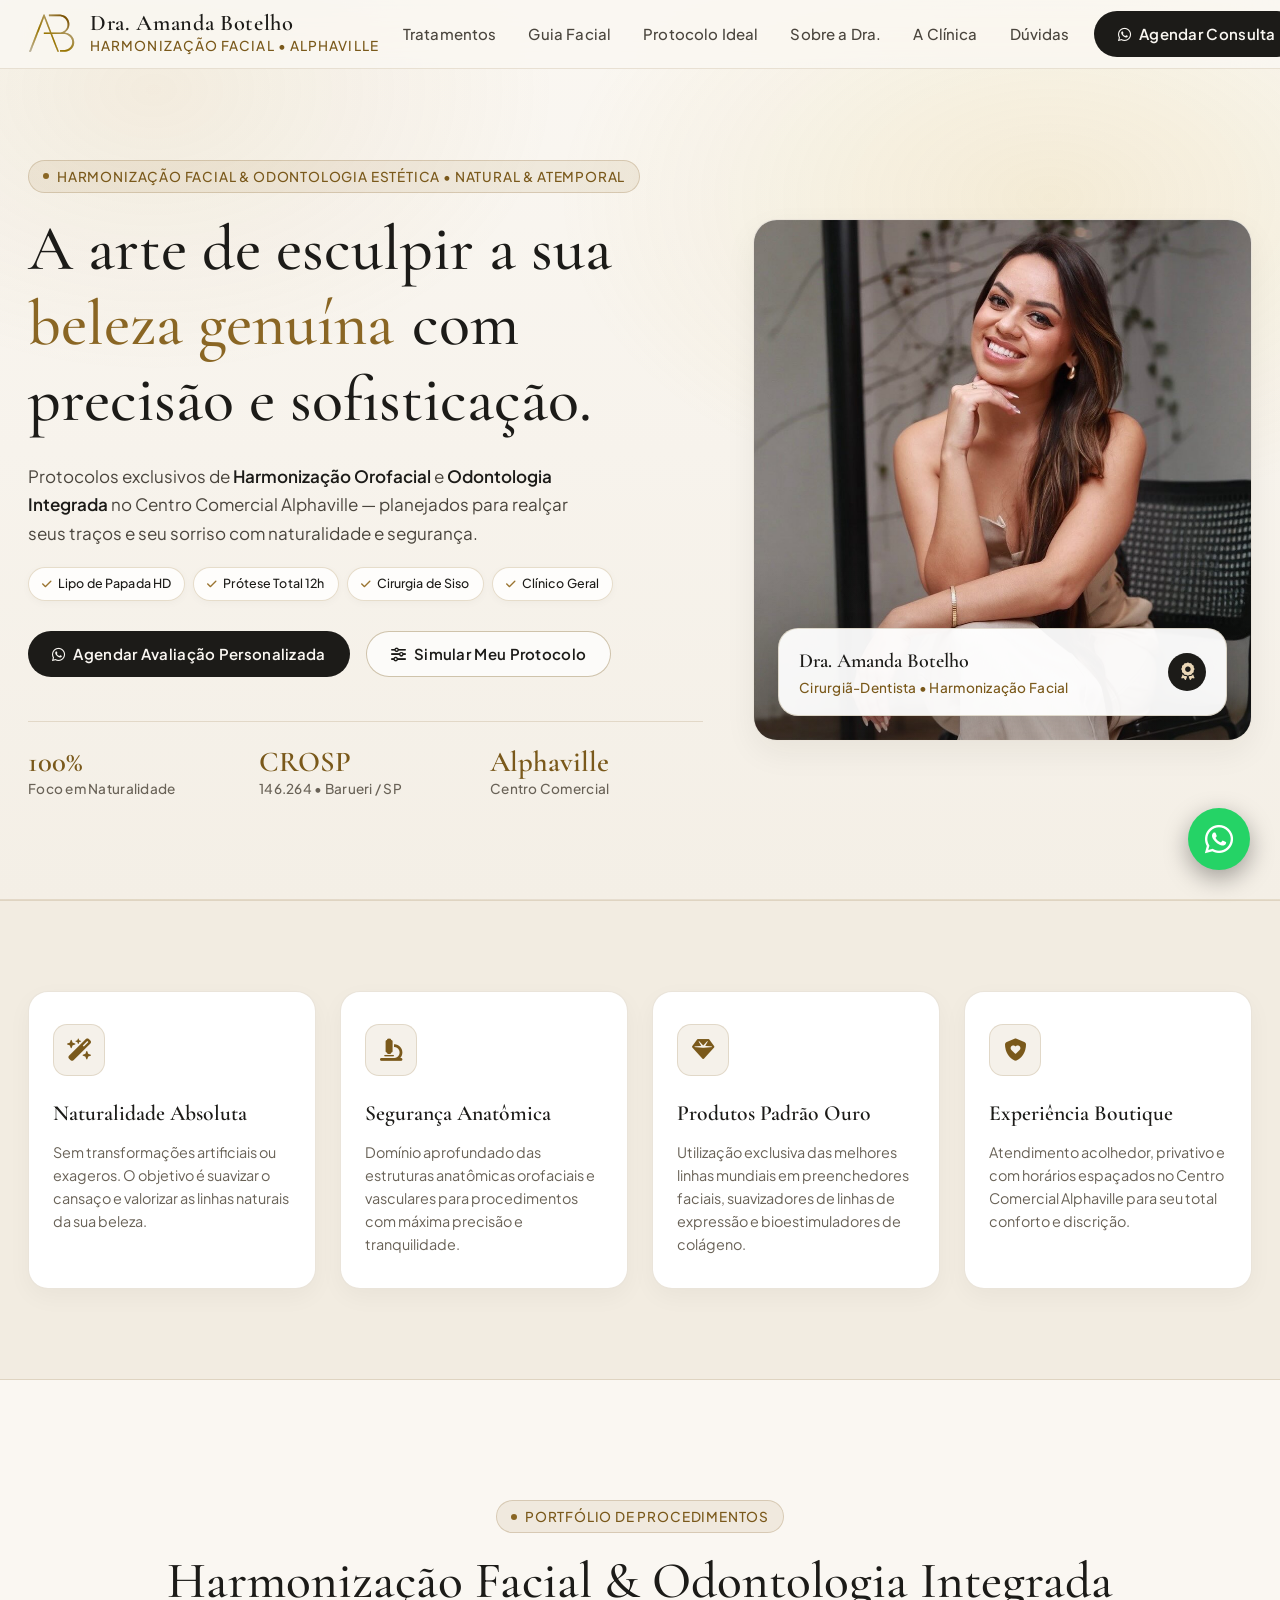
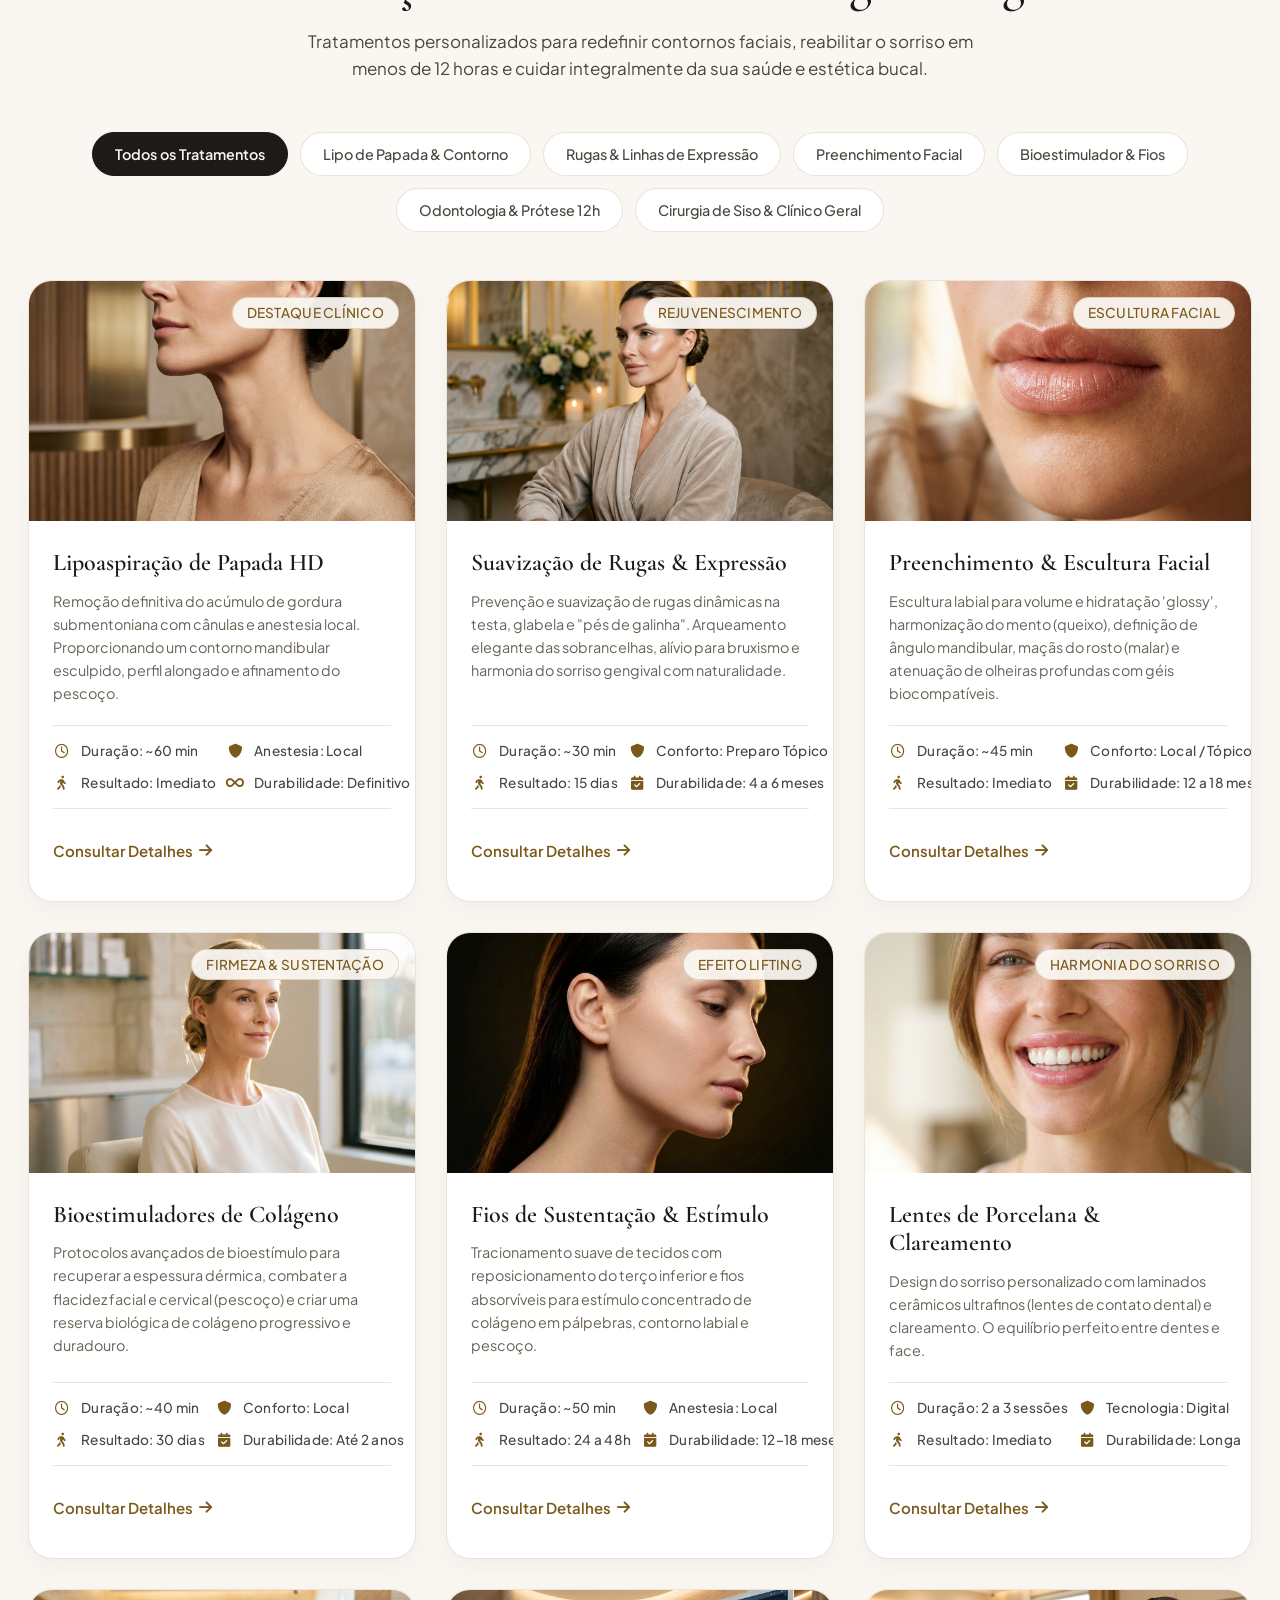
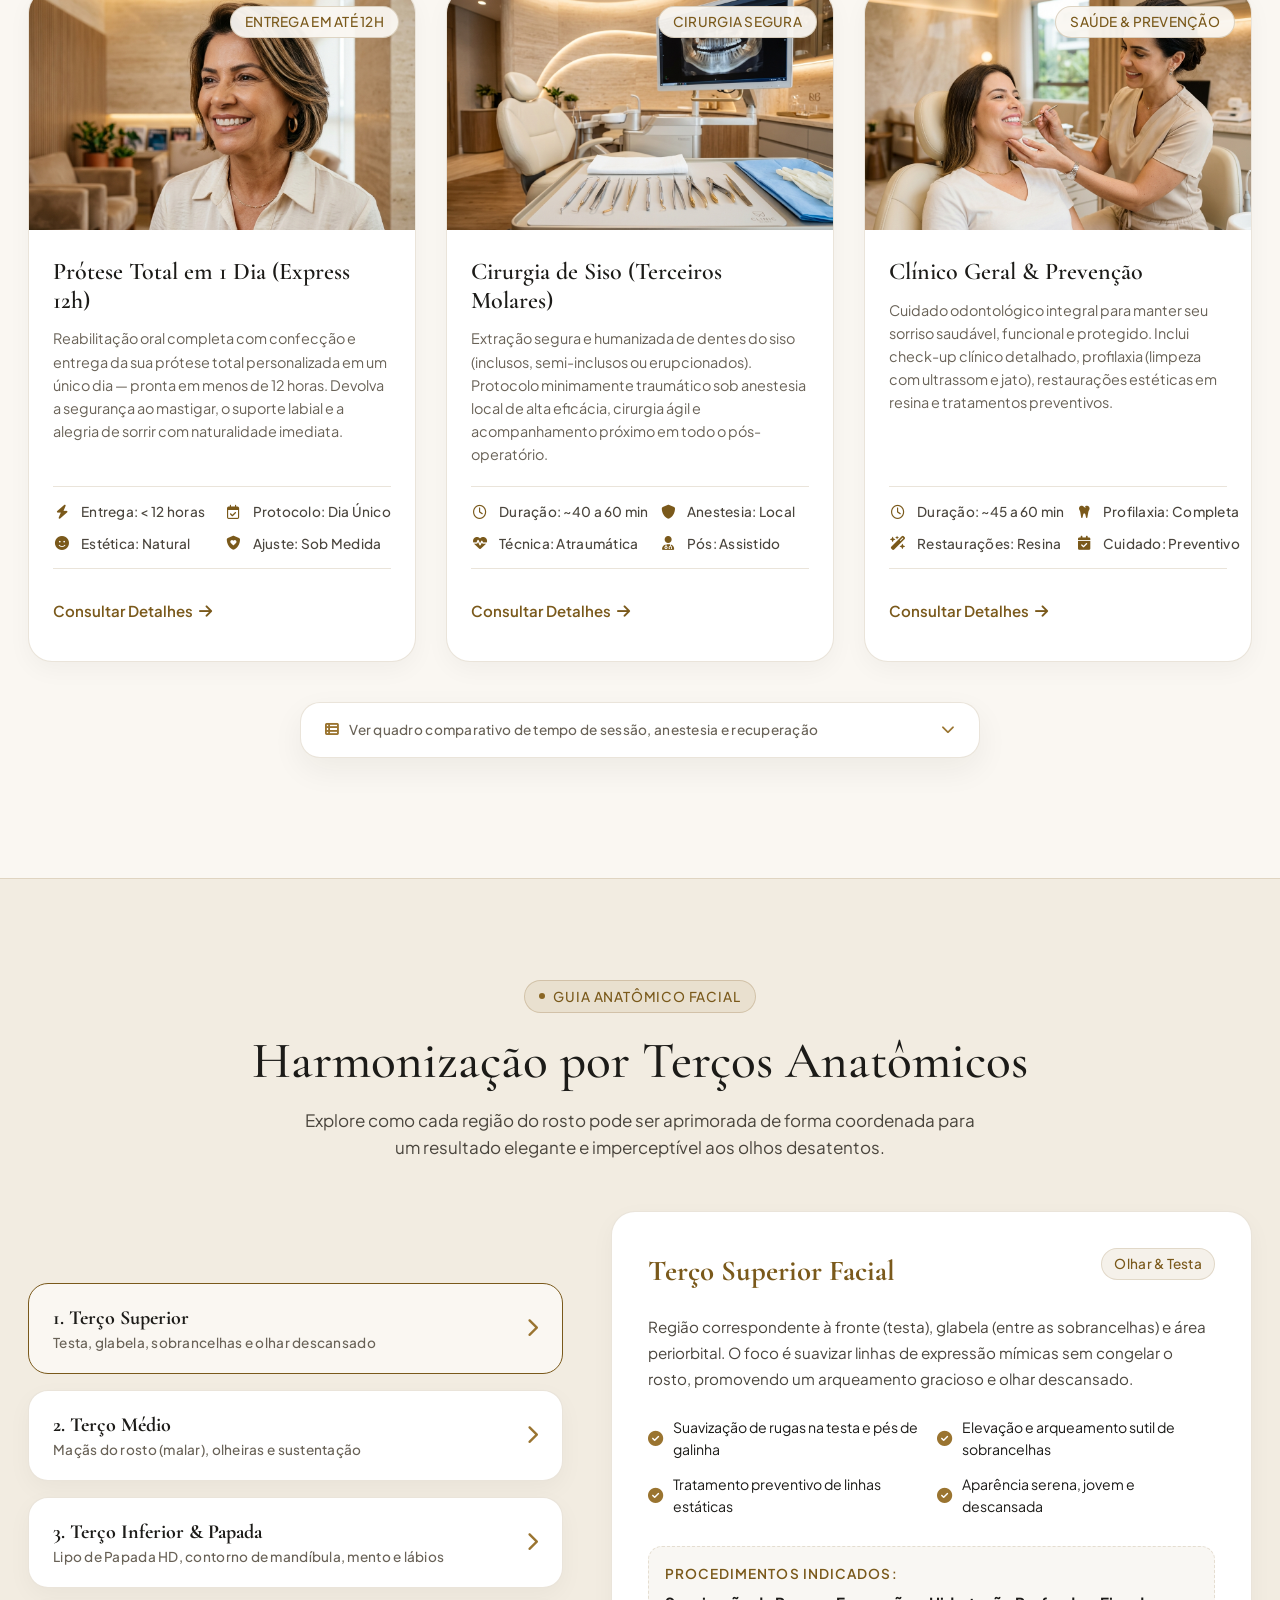
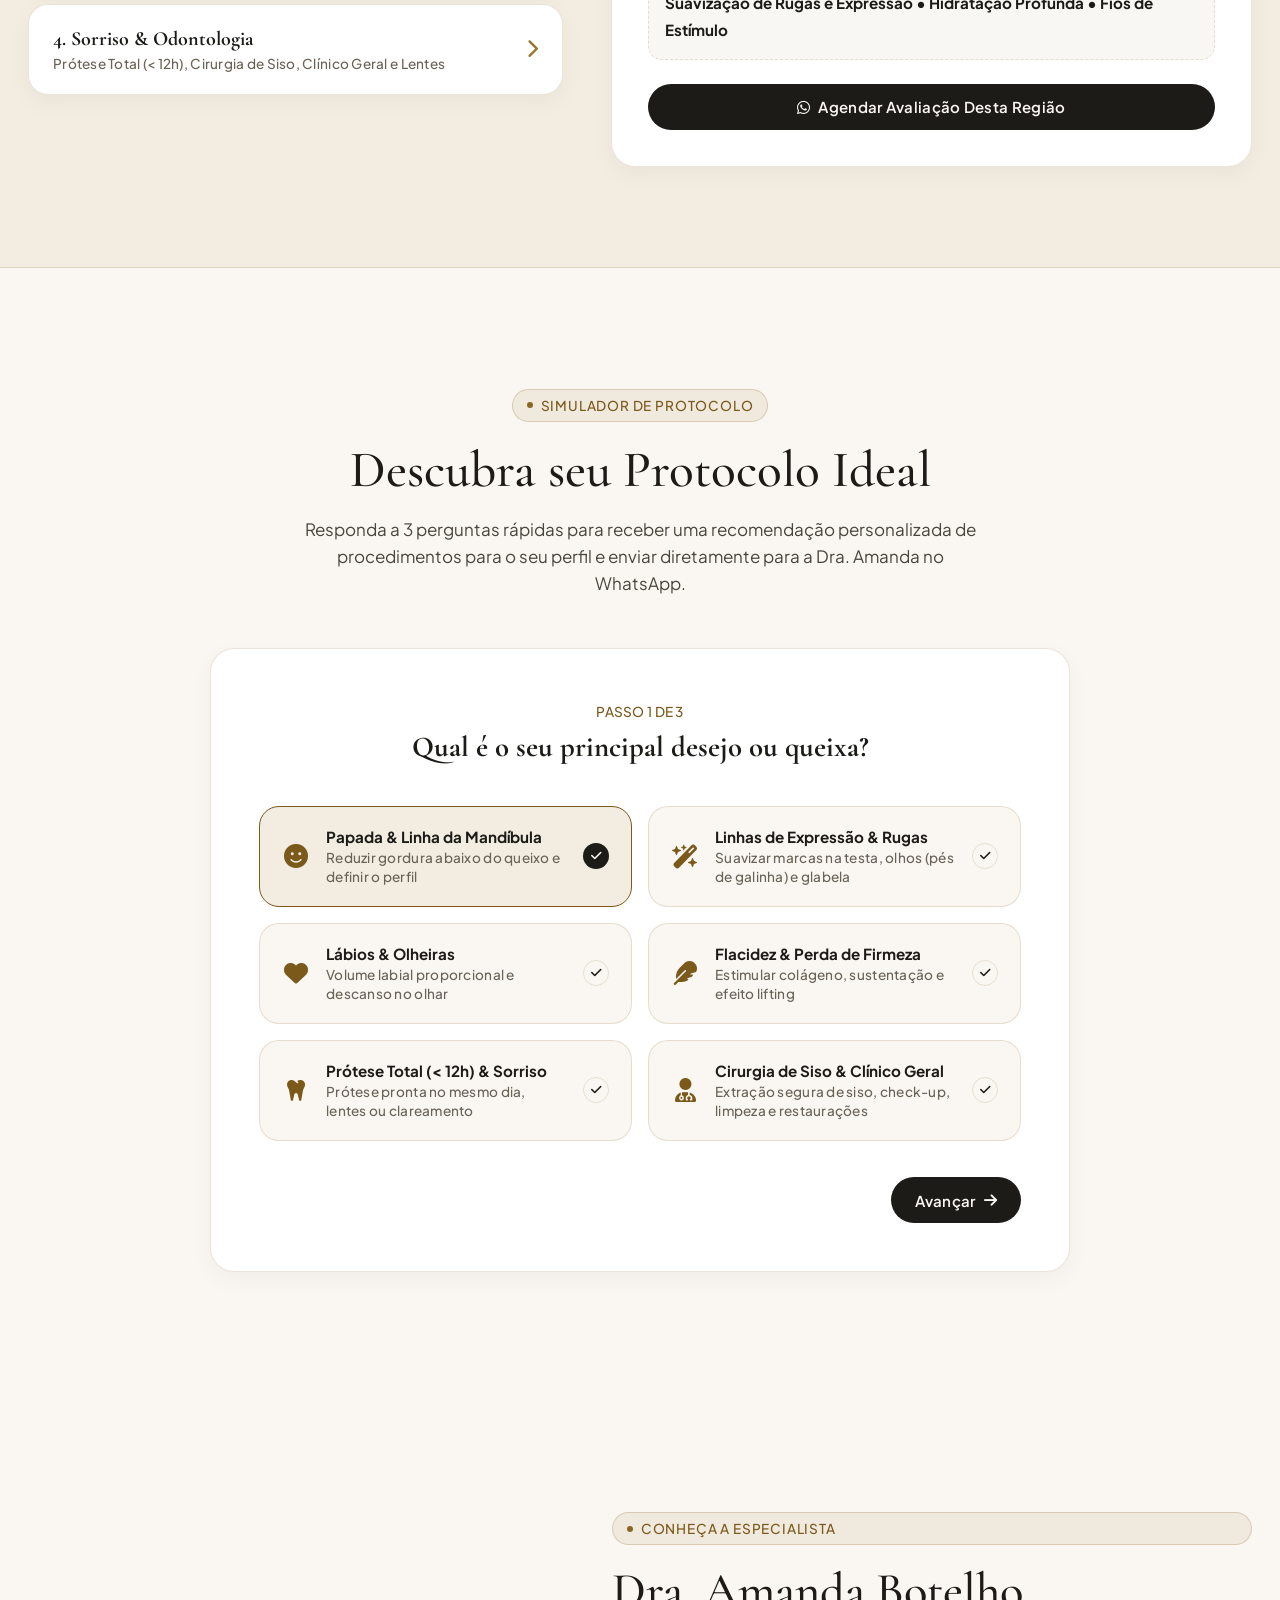
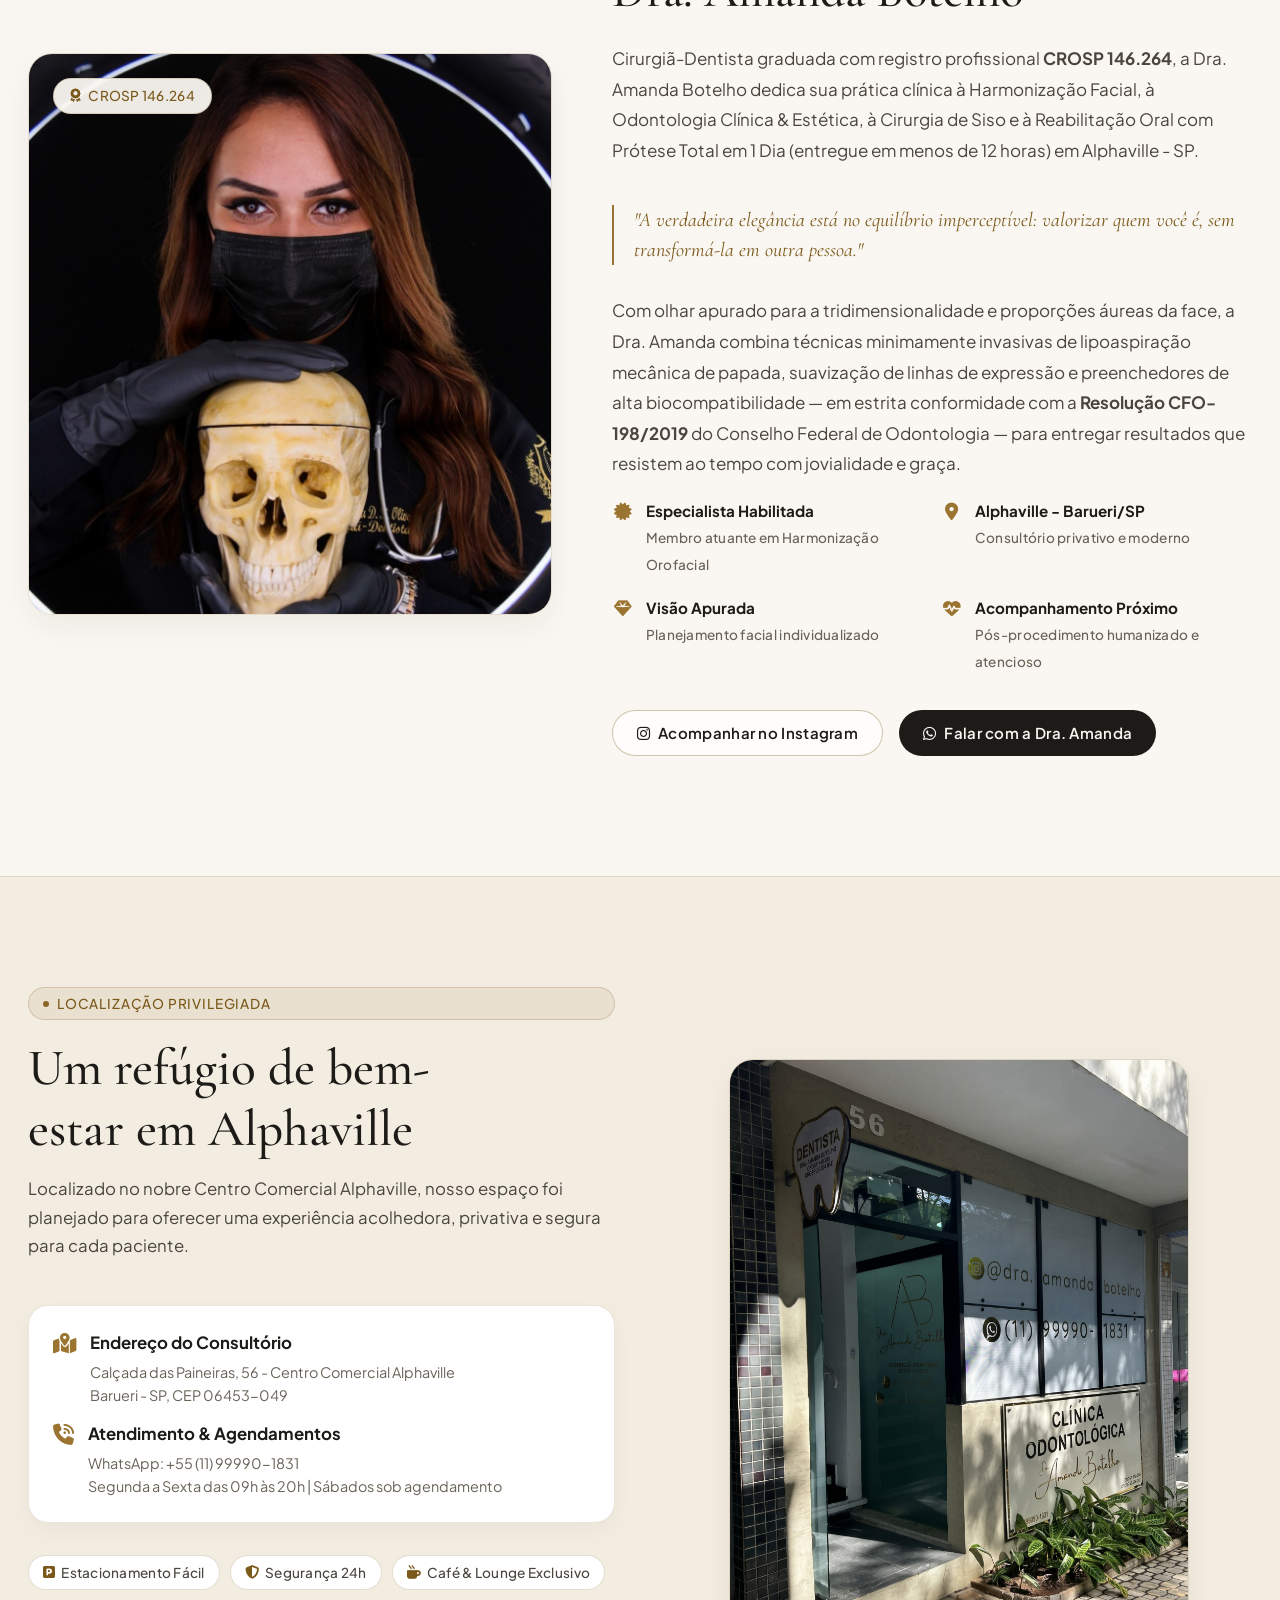
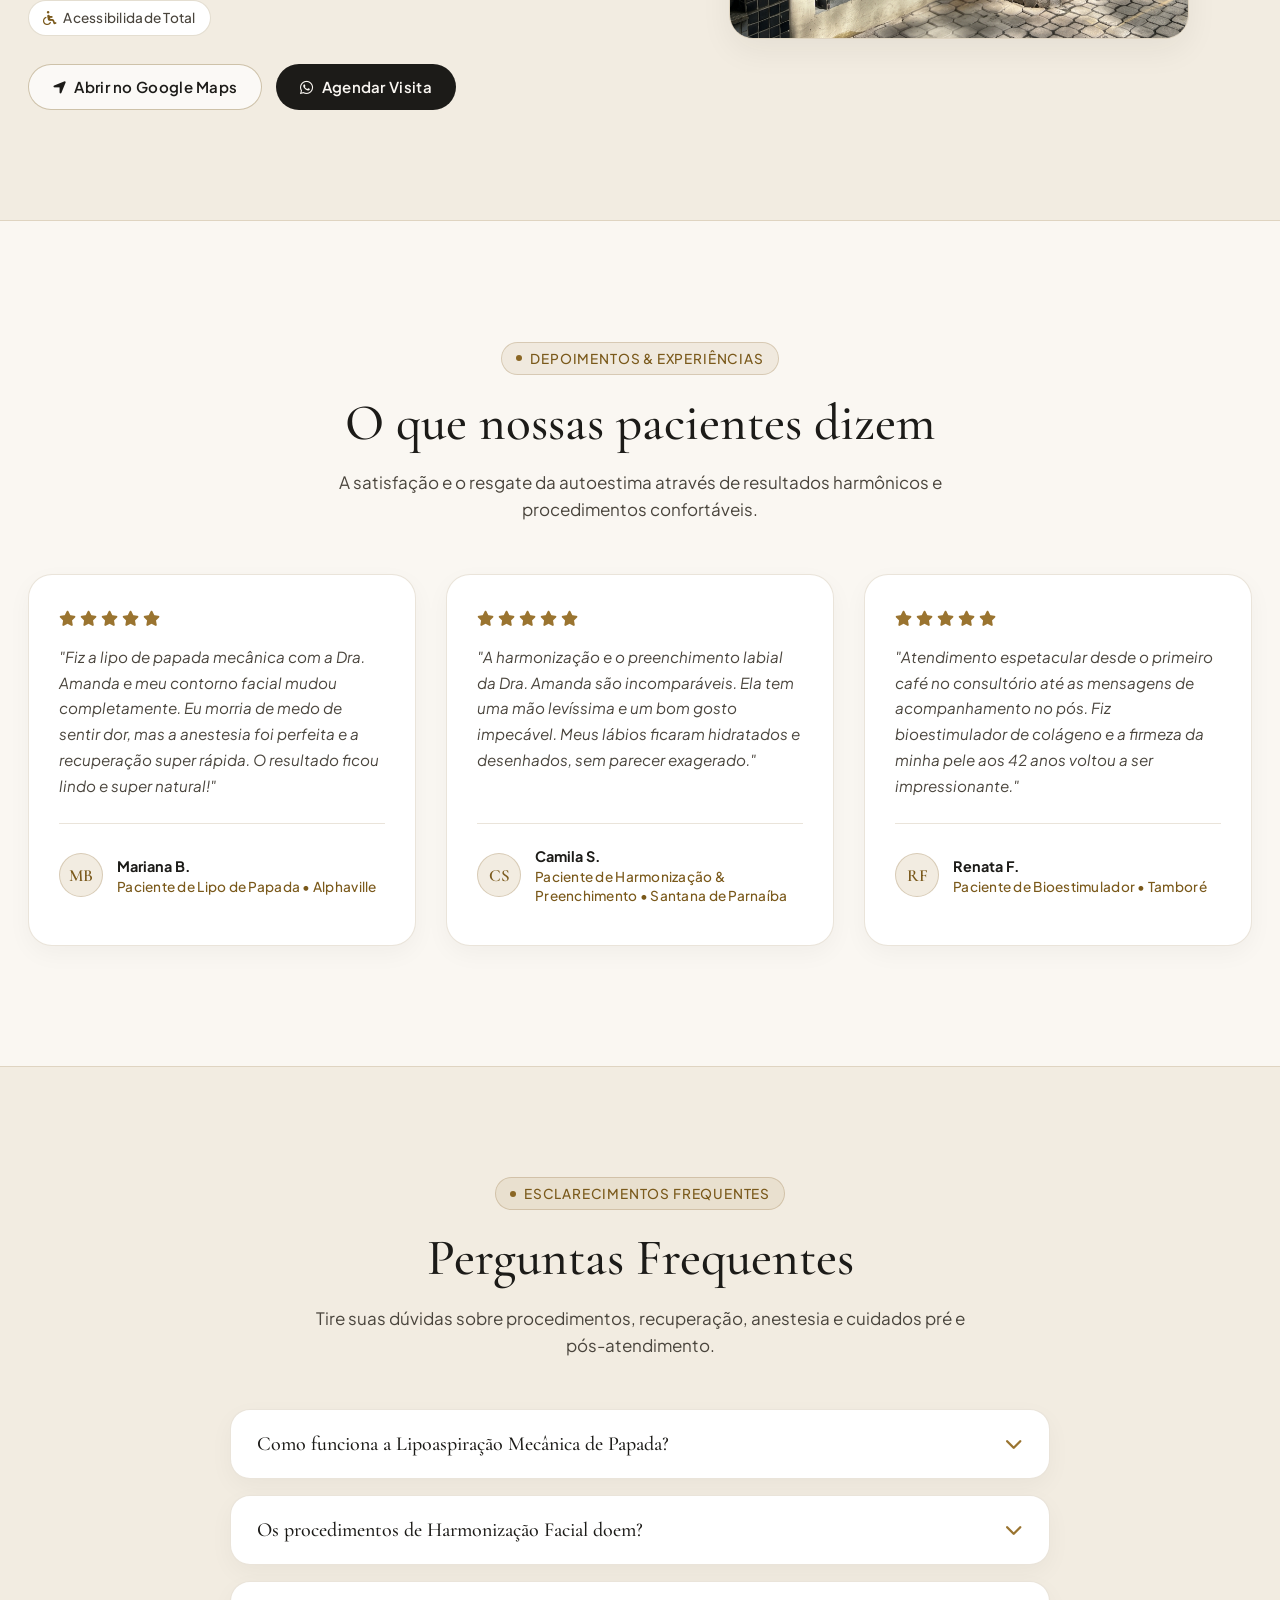
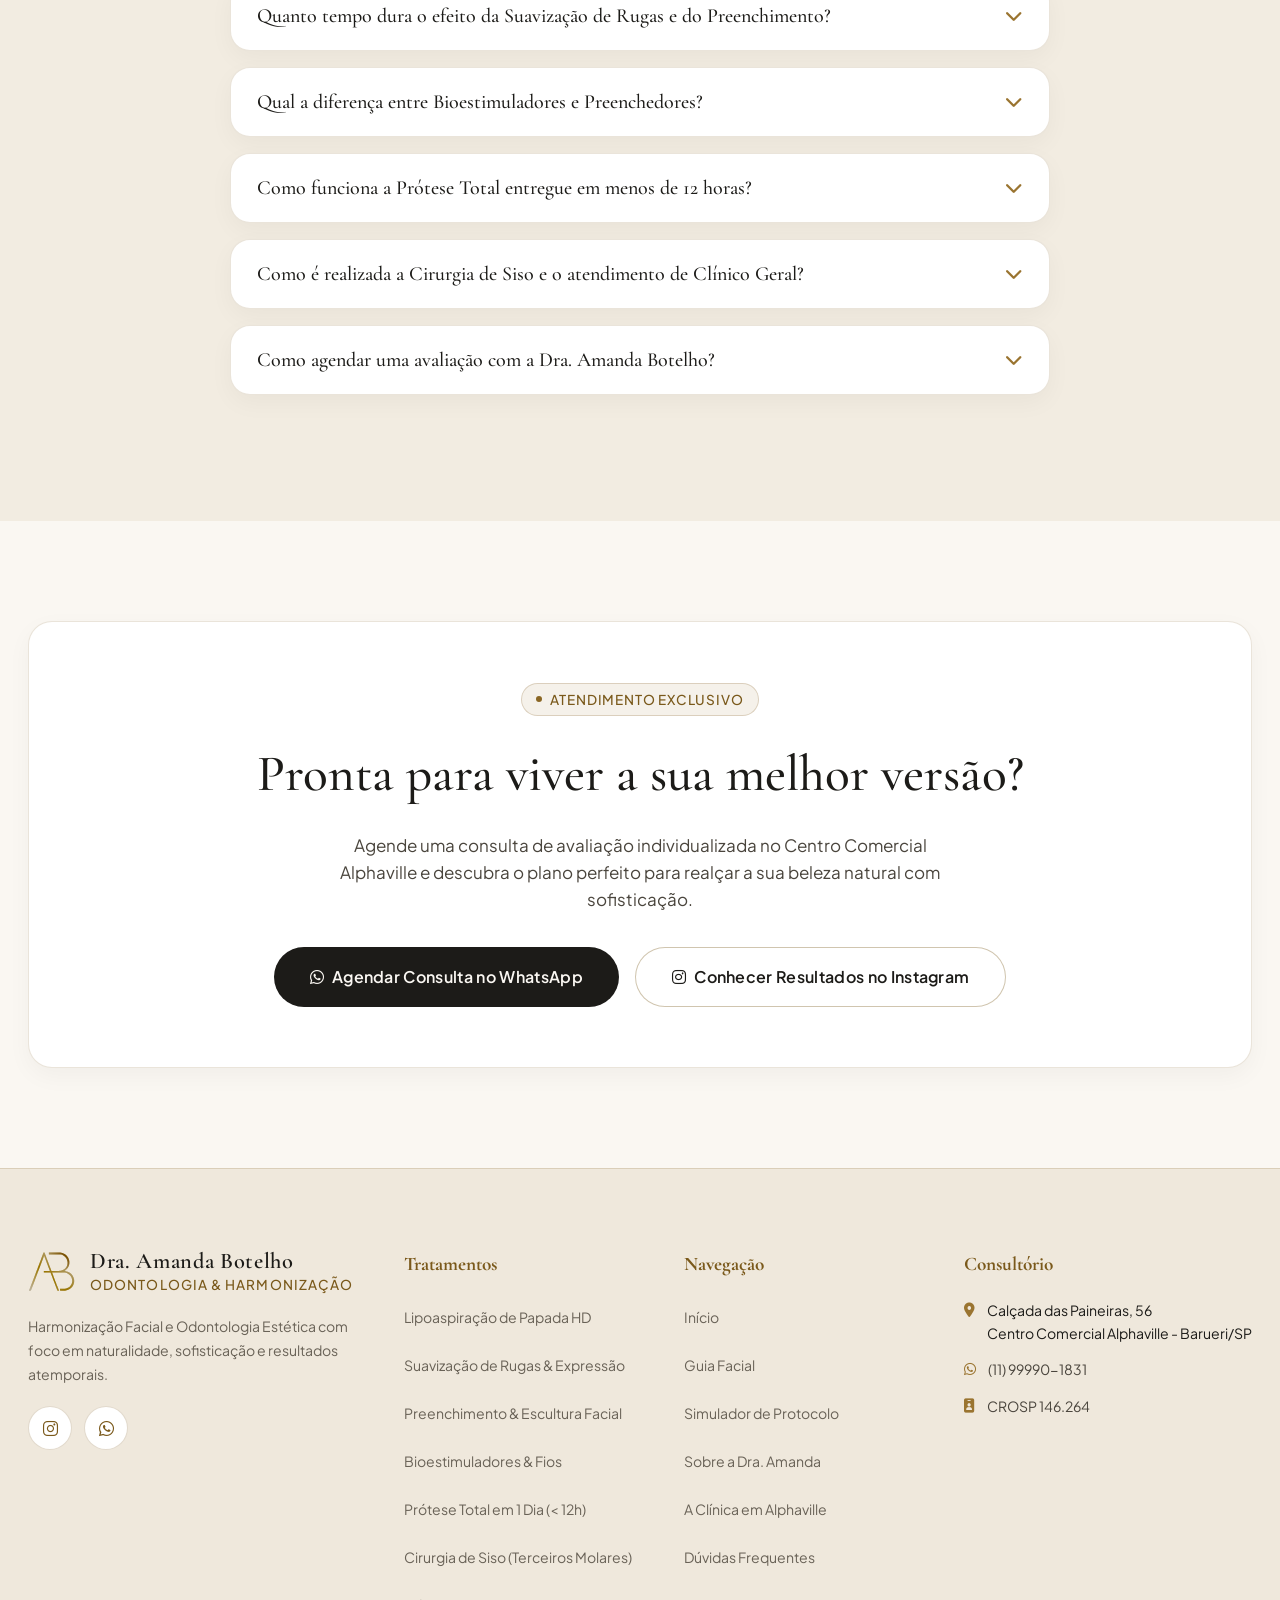
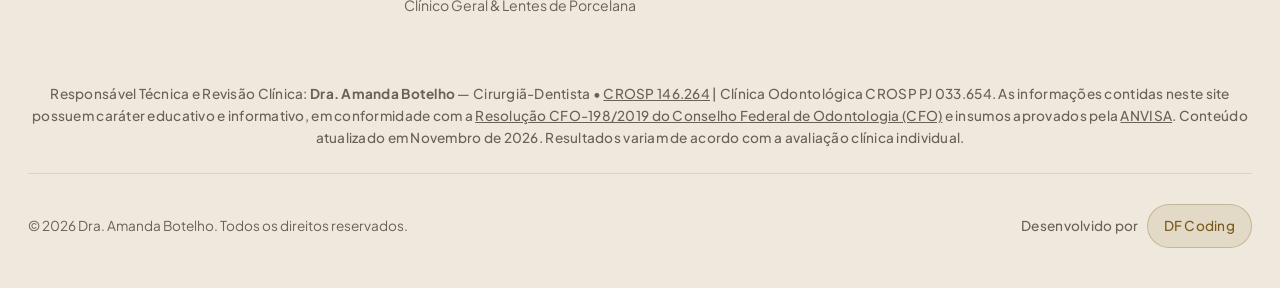
<file: index.html>
<!DOCTYPE html>
<html lang="pt-BR">

<head>
  <!-- Google tag (gtag.js) & GTM -->
  <script async src="https://www.googletagmanager.com/gtm.js?id=GTM-TLG9F3JR"></script>
  <script async src="https://www.googletagmanager.com/gtag/js?id=G-RQHG5ECQCB"></script>
  <script>
    window.dataLayer = window.dataLayer || [];
    function gtag(){dataLayer.push(arguments);}
    gtag('js', new Date());

    gtag('config', 'G-RQHG5ECQCB');
    gtag('config', 'GTM-TLG9F3JR');
    gtag('config', 'AW-18564028677');

    // Event snippet for Clique no WhatsApp conversion
    function gtag_report_conversion() {
      gtag('event', 'conversion', {'send_to': 'AW-18564028677/vmiKCNXllbUdEIWygpRF'});
    }
  </script>

  <meta charset="UTF-8">
  <meta name="viewport" content="width=device-width, initial-scale=1.0">
  <title>Dra. Amanda Botelho | Harmonização & Odontologia em Alphaville</title>

  <!-- SEO Meta Tags (Optimized 150-160 chars for SERP CTR) -->
  <meta name="description"
    content="Dra. Amanda Botelho (CROSP 146.264) em Alphaville: Harmonização Facial, Lipo de Papada, Prótese Total em 12h, Siso e Clínico Geral. Agende sua avaliação!">
  <meta name="keywords"
    content="Harmonização Facial Alphaville, Lipo de Papada Alphaville, Suavização de Rugas Alphaville, Preenchimento Labial Alphaville, Prótese Total em 1 Dia Alphaville, Prótese Dentária 12 horas, Cirurgia de Siso Alphaville, Clínico Geral Dentista Alphaville, Dra Amanda Botelho, Lentes de Contato Dental">
  <meta name="author" content="Dra. Amanda Botelho - CROSP 146.264">
  <meta name="robots" content="index, follow, max-image-preview:large, max-snippet:-1, max-video-preview:-1">
  <meta name="geo.region" content="BR-SP">
  <meta name="geo.placename" content="Alphaville, Barueri - SP">
  <meta name="geo.position" content="-23.4985;-46.8524">
  <meta name="ICBM" content="-23.4985, -46.8524">

  <link rel="canonical" href="https://amandabotelho.com.br/">
  <link rel="alternate" hreflang="pt-BR" href="https://amandabotelho.com.br/">
  <link rel="alternate" hreflang="x-default" href="https://amandabotelho.com.br/">

  <!-- Open Graph / Social Sharing -->
  <meta property="og:type" content="website">
  <meta property="og:locale" content="pt_BR">
  <meta property="og:site_name" content="Dra. Amanda Botelho | Alphaville">
  <meta property="og:title" content="Dra. Amanda Botelho | Harmonização & Odontologia em Alphaville">
  <meta property="og:description"
    content="Harmonização Facial, Lipo de Papada HD, Prótese Total entregue em menos de 12h, Cirurgia de Siso e Clínico Geral no Centro Comercial Alphaville - SP.">
  <meta property="og:image" content="https://amandabotelho.com.br/assets/doutoura.jpg">
  <meta property="og:image:alt" content="Dra. Amanda Botelho - Cirurgiã-Dentista CROSP 146.264 em Alphaville">
  <meta property="og:image:width" content="1080">
  <meta property="og:image:height" content="1040">
  <meta property="og:url" content="https://amandabotelho.com.br/">

  <!-- Twitter Card Meta Tags -->
  <meta name="twitter:card" content="summary_large_image">
  <meta name="twitter:title" content="Dra. Amanda Botelho | Harmonização & Odontologia em Alphaville">
  <meta name="twitter:description"
    content="Harmonização Facial, Lipo de Papada, Prótese Total em 12h, Cirurgia de Siso e Clínico Geral no Centro Comercial Alphaville - SP.">
  <meta name="twitter:image" content="https://amandabotelho.com.br/assets/doutoura.jpg">
  <meta name="twitter:image:alt" content="Dra. Amanda Botelho - Cirurgiã-Dentista em Alphaville">

  <!-- Complete Favicon Suite -->
  <link rel="icon" type="image/x-icon" href="favicon.ico">
  <link rel="icon" type="image/svg+xml" href="assets/favicon.svg">
  <link rel="icon" type="image/png" sizes="96x96" href="assets/favicon-96x96.png">
  <link rel="icon" type="image/png" sizes="32x32" href="assets/favicon-32x32.png">
  <link rel="icon" type="image/png" sizes="16x16" href="assets/favicon-16x16.png">
  <link rel="apple-touch-icon" sizes="180x180" href="assets/apple-touch-icon.png">
  <meta name="apple-mobile-web-app-title" content="Dra. Amanda Botelho">
  <link rel="manifest" href="site.webmanifest">
  <link rel="llms-txt" href="https://amandabotelho.com.br/llms.txt">
  <meta name="theme-color" content="#FAF7F2">

  <!-- Google Fonts & Font Awesome Icons (Direct link to eliminate CSS @import waterfall) -->
  <link rel="preconnect" href="https://fonts.googleapis.com">
  <link rel="preconnect" href="https://fonts.gstatic.com" crossorigin>
  <link rel="stylesheet"
    href="https://fonts.googleapis.com/css2?family=Cormorant+Garamond:ital,wght@0,400;0,500;0,600;0,700;1,400;1,600&family=Plus+Jakarta+Sans:wght@400;500;600;700&display=swap">
  <link rel="stylesheet" href="https://cdnjs.cloudflare.com/ajax/libs/font-awesome/6.5.1/css/all.min.css">

  <!-- Stylesheet -->
  <link rel="stylesheet" href="css/style.css">

  <!-- Schema.org JSON-LD Structured Data (@graph for SEO, GEO & AEO) -->
  <script type="application/ld+json">
  {
    "@context": "https://schema.org",
    "@graph": [
      {
        "@type": ["Dentist", "MedicalBusiness", "LocalBusiness"],
        "@id": "https://amandabotelho.com.br/#clinic",
        "name": "Clínica Odontológica Dra. Amanda Botelho - Harmonização Facial & Odontologia",
        "legalName": "CLINICA ODONTOLÓGICA AMANDA BOTELHO LTDA",
        "alternateName": ["Dra. Amanda Botelho", "Clínica Odontológica Amanda Botelho"],
        "url": "https://amandabotelho.com.br/",
        "logo": "https://amandabotelho.com.br/assets/logo.svg",
        "image": [
          "https://amandabotelho.com.br/assets/doutoura.jpg",
          "https://amandabotelho.com.br/assets/clinica.jpg"
        ],
        "description": "Clínica de Harmonização Facial e Odontologia Integrada no Centro Comercial Alphaville (Barueri/SP), sob responsabilidade técnica da Dra. Amanda Botelho (CROSP 146.264 / CROSP PJ 033.654). Especialista em Lipoaspiração Mecânica de Papada HD, Suavização de Rugas e Linhas de Expressão, Preenchimento e Escultura Facial, Bioestimuladores de Colágeno, Fios de Sustentação, Lentes de Contato Dental em Porcelana, Prótese Total em 1 Dia (entregue em menos de 12 horas), Cirurgia de Siso e Clínico Geral.",
        "telephone": "+55-11-99990-1831",
        "priceRange": "$$$",
        "currenciesAccepted": "BRL",
        "paymentAccepted": "PIX, Cartão de Crédito, Cartão de Débito, Transferência",
        "hasMap": "https://maps.app.goo.gl/ZHvvEqV7HYxuQKbr6",
        "sameAs": [
          "https://www.instagram.com/dra.amandabotelho/",
          "https://maps.app.goo.gl/ZHvvEqV7HYxuQKbr6",
          "https://www.google.com/maps?cid=499815338184560243"
        ],
        "address": {
          "@type": "PostalAddress",
          "streetAddress": "Condomínio Centro Comercial Alphaville - Calçada das Paineiras, 56",
          "addressLocality": "Barueri",
          "addressRegion": "SP",
          "postalCode": "06453-049",
          "addressCountry": "BR"
        },
        "geo": {
          "@type": "GeoCoordinates",
          "latitude": -23.4974637,
          "longitude": -46.8496485
        },
        "areaServed": [
          { "@type": "City", "name": "Barueri" },
          { "@type": "Place", "name": "Alphaville" },
          { "@type": "Place", "name": "Tamboré" },
          { "@type": "City", "name": "Santana de Parnaíba" }
        ],
        "founder": { "@id": "https://amandabotelho.com.br/#doctor" },
        "openingHoursSpecification": [
          {
            "@type": "OpeningHoursSpecification",
            "dayOfWeek": ["Monday", "Tuesday", "Wednesday", "Thursday", "Friday"],
            "opens": "09:00",
            "closes": "20:00"
          },
          {
            "@type": "OpeningHoursSpecification",
            "dayOfWeek": ["Saturday"],
            "opens": "09:00",
            "closes": "14:00"
          }
        ],
        "hasOfferCatalog": {
          "@type": "OfferCatalog",
          "name": "Procedimentos de Harmonização Facial e Odontologia em Alphaville",
          "itemListElement": [
            {
              "@type": "Offer",
              "itemOffered": {
                "@type": "MedicalProcedure",
                "name": "Lipoaspiração Mecânica de Papada HD",
                "procedureType": "https://schema.org/NoninvasiveProcedure",
                "description": "Remoção definitiva do acúmulo de gordura submentoniana sob anestesia local em cerca de 60 minutos para definição do contorno mandibular."
              }
            },
            {
              "@type": "Offer",
              "itemOffered": {
                "@type": "MedicalProcedure",
                "name": "Suavização de Rugas e Linhas de Expressão",
                "description": "Prevenção e suavização de rugas dinâmicas na testa, glabela e área dos olhos, arqueamento de sobrancelhas, bruxismo e sorriso gengival."
              }
            },
            {
              "@type": "Offer",
              "itemOffered": {
                "@type": "MedicalProcedure",
                "name": "Preenchimento e Escultura Facial",
                "description": "Escultura labial, definição de mandíbula e mento, estruturação malar e atenuação de olheiras profundas com preenchedores biocompatíveis."
              }
            },
            {
              "@type": "Offer",
              "itemOffered": {
                "@type": "MedicalProcedure",
                "name": "Bioestimuladores de Colágeno e Fios de Sustentação",
                "description": "Protocolos avançados de bioestímulo e Fios de Sustentação absorvíveis para firmeza dérmica, estímulo de colágeno e efeito lifting."
              }
            },
            {
              "@type": "Offer",
              "itemOffered": {
                "@type": "MedicalProcedure",
                "name": "Lentes de Contato Dental em Porcelana e Clareamento",
                "description": "Reabilitação estética do sorriso com laminados cerâmicos ultrafinos e clareamento dental assistido."
              }
            },
            {
              "@type": "Offer",
              "itemOffered": {
                "@type": "MedicalProcedure",
                "name": "Prótese Total em 1 Dia (Entrega Expressa em menos de 12 horas)",
                "description": "Reabilitação oral completa com confecção e entrega de prótese total personalizada em um único dia, pronta em menos de 12 horas."
              }
            },
            {
              "@type": "Offer",
              "itemOffered": {
                "@type": "MedicalProcedure",
                "name": "Cirurgia de Siso (Extração de Terceiros Molares)",
                "description": "Extração segura e minimamente traumática de dentes do siso sob anestesia local com pós-operatório assistido."
              }
            },
            {
              "@type": "Offer",
              "itemOffered": {
                "@type": "MedicalProcedure",
                "name": "Clínico Geral e Prevenção Odontológica",
                "description": "Check-up odontológico completo, profilaxia (limpeza com ultrassom), restaurações estéticas em resina e prevenção."
              }
            }
          ]
        }
      },
      {
        "@type": "Person",
        "@id": "https://amandabotelho.com.br/#doctor",
        "name": "Dra. Amanda Botelho",
        "jobTitle": "Cirurgiã-Dentista Especialista em Harmonização Orofacial e Odontologia",
        "identifier": "CROSP 146.264",
        "image": "https://amandabotelho.com.br/assets/doutoura_1.jpg",
        "url": "https://amandabotelho.com.br/#sobre",
        "worksFor": { "@id": "https://amandabotelho.com.br/#clinic" },
        "sameAs": [
          "https://www.instagram.com/dra.amandabotelho/"
        ],
        "knowsAbout": [
          "Harmonização Orofacial (Resolução CFO 198/2019)",
          "Lipoaspiração Mecânica de Papada",
          "Suavização de Rugas e Linhas de Expressão",
          "Preenchimento e Escultura Facial",
          "Bioestimuladores de Colágeno",
          "Prótese Total em 1 Dia (12 horas)",
          "Cirurgia de Terceiros Molares (Siso)",
          "Odontologia Estética e Clínica Geral"
        ],
        "hasCredential": [
          {
            "@type": "EducationalOccupationalCredential",
            "credentialCategory": "Registro Profissional Odontológico",
            "name": "CROSP 146.264 — Conselho Regional de Odontologia de São Paulo",
            "recognizedBy": {
              "@type": "Organization",
              "name": "Conselho Regional de Odontologia de São Paulo (CRO-SP)",
              "url": "https://www.crosp.org.br/"
            }
          },
          {
            "@type": "EducationalOccupationalCredential",
            "credentialCategory": "Registro de Clínica Odontológica",
            "name": "CROSP PJ 033.654 — Conselho Regional de Odontologia de São Paulo",
            "recognizedBy": {
              "@type": "Organization",
              "name": "Conselho Regional de Odontologia de São Paulo (CRO-SP)",
              "url": "https://www.crosp.org.br/"
            }
          }
        ]
      },
      {
        "@type": ["MedicalWebPage", "WebPage"],
        "@id": "https://amandabotelho.com.br/#webpage",
        "url": "https://amandabotelho.com.br/",
        "name": "Dra. Amanda Botelho | Harmonização & Odontologia em Alphaville",
        "inLanguage": "pt-BR",
        "datePublished": "2026-01-15",
        "dateModified": "2026-11-04",
        "lastReviewed": "2026-11-04",
        "reviewedBy": { "@id": "https://amandabotelho.com.br/#doctor" },
        "about": { "@id": "https://amandabotelho.com.br/#clinic" },
        "breadcrumb": { "@id": "https://amandabotelho.com.br/#breadcrumbs" },
        "citation": [
          "https://website.cfo.org.br/ (Conselho Federal de Odontologia — Resolução CFO-198/2019)",
          "https://www.crosp.org.br/ (Conselho Regional de Odontologia de São Paulo — CRO-SP)",
          "https://www.gov.br/anvisa/pt-br (Agência Nacional de Vigilância Sanitária — ANVISA)"
        ],
        "speakable": {
          "@type": "SpeakableSpecification",
          "cssSelector": [".hero-headline", ".hero-lead", ".about-text", ".faq-answer"]
        }
      },
      {
        "@type": "BreadcrumbList",
        "@id": "https://amandabotelho.com.br/#breadcrumbs",
        "itemListElement": [
          {
            "@type": "ListItem",
            "position": 1,
            "name": "Início",
            "item": "https://amandabotelho.com.br/#inicio"
          },
          {
            "@type": "ListItem",
            "position": 2,
            "name": "Procedimentos & Comparativo",
            "item": "https://amandabotelho.com.br/#procedimentos"
          },
          {
            "@type": "ListItem",
            "position": 3,
            "name": "Guia Anatômico Facial",
            "item": "https://amandabotelho.com.br/#zonas-faciais"
          },
          {
            "@type": "ListItem",
            "position": 4,
            "name": "Simulador de Protocolo",
            "item": "https://amandabotelho.com.br/#simulador"
          },
          {
            "@type": "ListItem",
            "position": 5,
            "name": "Dra. Amanda Botelho (CROSP 146.264)",
            "item": "https://amandabotelho.com.br/#sobre"
          },
          {
            "@type": "ListItem",
            "position": 6,
            "name": "Clínica em Alphaville",
            "item": "https://amandabotelho.com.br/#clinica"
          },
          {
            "@type": "ListItem",
            "position": 7,
            "name": "Perguntas Frequentes",
            "item": "https://amandabotelho.com.br/#faq"
          }
        ]
      },
      {
        "@type": "FAQPage",
        "@id": "https://amandabotelho.com.br/#faqpage",
        "mainEntity": [
          {
            "@type": "Question",
            "name": "Como funciona a Lipoaspiração Mecânica de Papada?",
            "acceptedAnswer": {
              "@type": "Answer",
              "text": "É um procedimento cirúrgico minimamente invasivo realizado no próprio consultório sob anestesia local. Através de uma incisão milimétrica sob o queixo, é feita a aspiração definitiva das células adiposas da região submentoniana. O procedimento leva cerca de 60 minutos e a gordura retirada não retorna se o peso for mantido."
            }
          },
          {
            "@type": "Question",
            "name": "Os procedimentos de Harmonização Facial doem?",
            "acceptedAnswer": {
              "@type": "Answer",
              "text": "Não. Todos os procedimentos são realizados com protocolos modernos de conforto local e preparo tópico prévio, tornando a experiência muito tranquila, segura e confortável."
            }
          },
          {
            "@type": "Question",
            "name": "Quanto tempo dura o efeito da Suavização de Rugas e do Preenchimento Facial?",
            "acceptedAnswer": {
              "@type": "Answer",
              "text": "O protocolo de suavização de linhas de expressão dura em média de 4 a 6 meses, variando de acordo com o metabolismo e a força muscular do paciente. Já os preenchedores faciais biocompatíveis têm durabilidade entre 12 a 18 meses, sendo gradualmente absorvidos pelo organismo com total segurança."
            }
          },
          {
            "@type": "Question",
            "name": "Qual a diferença entre Bioestimuladores e Preenchedores?",
            "acceptedAnswer": {
              "@type": "Answer",
              "text": "O preenchedor facial biocompatível tem foco em volumizar, esculpir e projetar estruturas específicas (como lábios e queixo). Já os bioestimuladores de colágeno não dão volume excessivo, mas estimulam as células do seu próprio corpo a produzir colágeno natural, tratando a flacidez e melhorando a firmeza da pele."
            }
          },
          {
            "@type": "Question",
            "name": "Como funciona a Prótese Total entregue em menos de 12 horas?",
            "acceptedAnswer": {
              "@type": "Answer",
              "text": "Através de um fluxo laboratorial exclusivo e dedicado, realizamos todas as etapas clínicas — moldagem anatômica de precisão, registro de mordida, escolha estética dos dentes e provas — de forma concentrada para que você realize todo o tratamento em um único dia e receba sua Prótese Total finalizada em menos de 12 horas, com conforto, estabilidade e estética natural."
            }
          },
          {
            "@type": "Question",
            "name": "Como é realizada a Cirurgia de Siso e o atendimento de Clínico Geral?",
            "acceptedAnswer": {
              "@type": "Answer",
              "text": "A Cirurgia de Siso (terceiros molares) é planejada com exames de imagem e realizada no consultório sob anestesia local altamente eficaz, utilizando técnica minimamente traumática para uma recuperação rápida e acompanhada de perto pela Dra. Amanda. Além disso, realizamos atendimento completo de Clínico Geral, incluindo check-up preventivo, profilaxia (limpeza) e restaurações estéticas em resina."
            }
          },
          {
            "@type": "Question",
            "name": "Como agendar uma avaliação com a Dra. Amanda Botelho?",
            "acceptedAnswer": {
              "@type": "Answer",
              "text": "O agendamento pode ser feito de forma prática e rápida pelo WhatsApp (+55 11 99990-1831) ou pelo botão do Simulador no site, no consultório localizado na Calçada das Paineiras, 56 - Condomínio Centro Comercial Alphaville, Barueri - SP (CEP 06453-049)."
            }
          }
        ]
      }
    ]
  }
  </script>
</head>

<body>

  <!-- Ambient Luxury Glows -->
  <div class="bg-glow bg-glow-1"></div>
  <div class="bg-glow bg-glow-2"></div>
  <div class="bg-glow bg-glow-3"></div>

  <!-- Header & Navigation -->
  <header class="navbar">
    <div class="container nav-content">
      <a href="#" class="brand-logo" aria-label="Dra. Amanda Botelho">
        <div class="logo-symbol">
          <img src="assets/logo.svg" alt="Dra. Amanda Botelho" width="46" height="46">
        </div>
        <div class="logo-text-group">
          <span class="brand-name">Dra. Amanda Botelho</span>
          <span class="brand-subtitle">Harmonização Facial • Alphaville</span>
        </div>
      </a>

      <ul class="nav-menu" id="navMenu">
        <li><a href="#procedimentos" class="nav-link">Tratamentos</a></li>
        <li><a href="#zonas-faciais" class="nav-link">Guia Facial</a></li>
        <li><a href="#simulador" class="nav-link">Protocolo Ideal</a></li>
        <li><a href="#sobre" class="nav-link">Sobre a Dra.</a></li>
        <li><a href="#clinica" class="nav-link">A Clínica</a></li>
        <li><a href="#faq" class="nav-link">Dúvidas</a></li>
      </ul>

      <div class="nav-actions">
        <a href="https://wa.me/5511999901831?text=Ol%C3%A1,%20Dra.%20Amanda!%20Gostaria%20de%20agendar%20uma%20avalia%C3%A7%C3%A3o%20exclusiva%20em%20Alphaville."
          target="_blank" class="btn-luxury btn-gold nav-cta-btn">
          <i class="fa-brands fa-whatsapp"></i>
          <span class="btn-text-full">Agendar Consulta</span>
          <span class="btn-text-short">Agendar</span>
        </a>
        <button type="button" class="mobile-toggle" aria-label="Menu de Navegação" aria-expanded="false" aria-controls="navMenu">
          <i class="fa-solid fa-bars"></i>
        </button>
      </div>
    </div>
  </header>

  <main id="conteudo-principal">
  <!-- Hero Section -->
  <section class="hero-section" id="inicio">
    <div class="container">
      <div class="hero-grid">
        <div class="hero-content">
          <div class="section-tag">
            <span class="dot"></span> Harmonização Facial & Odontologia Estética • Natural & Atemporal
          </div>

          <h1 class="hero-headline">
            A arte de esculpir a sua <span class="text-gold-gradient">beleza genuína</span> com precisão e sofisticação.
          </h1>

          <p class="hero-lead">
            Protocolos exclusivos de <strong>Harmonização Orofacial</strong> e <strong>Odontologia Integrada</strong> no
            Centro Comercial Alphaville — planejados para realçar seus traços e seu sorriso com naturalidade e
            segurança.
          </p>

          <div class="hero-specialties" aria-label="Principais especialidades">
            <span class="hero-spec-chip"><i class="fa-solid fa-check" aria-hidden="true"></i> Lipo de Papada HD</span>
            <span class="hero-spec-chip"><i class="fa-solid fa-check" aria-hidden="true"></i> Prótese Total 12h</span>
            <span class="hero-spec-chip"><i class="fa-solid fa-check" aria-hidden="true"></i> Cirurgia de Siso</span>
            <span class="hero-spec-chip"><i class="fa-solid fa-check" aria-hidden="true"></i> Clínico Geral</span>
          </div>

          <div class="hero-cta-group">
            <a href="https://wa.me/5511999901831?text=Ol%C3%A1,%20Dra.%20Amanda!%20Gostaria%20de%20agendar%20minha%20avalia%C3%A7%C3%A3o%20personalizada%20de%20Harmoniza%C3%A7%C3%A3o%20Facial."
              target="_blank" class="btn-luxury btn-gold">
              <i class="fa-brands fa-whatsapp"></i> Agendar Avaliação Personalizada
            </a>
            <a href="#simulador" class="btn-luxury btn-outline-gold">
              <i class="fa-solid fa-sliders"></i> Simular Meu Protocolo
            </a>
          </div>

          <div class="hero-credentials-strip">
            <div class="cred-item">
              <span class="cred-number">100%</span>
              <span class="cred-label">Foco em Naturalidade</span>
            </div>
            <div class="cred-item">
              <span class="cred-number">CROSP</span>
              <span class="cred-label">146.264 • Barueri / SP</span>
            </div>
            <div class="cred-item">
              <span class="cred-number">Alphaville</span>
              <span class="cred-label">Centro Comercial</span>
            </div>
          </div>
        </div>

        <div class="hero-visual-wrapper">
          <div class="doctor-frame">
            <img src="assets/doutoura.jpg"
              alt="Dra. Amanda Botelho - Cirurgiã-Dentista especialista em Harmonização Facial em Alphaville"
              width="540" height="520" fetchpriority="high" decoding="async">
            <div class="doctor-frame-overlay"></div>
            <div class="doctor-badge-floating">
              <div>
                <h3 class="badge-doctor-name">Dra. Amanda Botelho</h3>
                <p class="badge-doctor-role">Cirurgiã-Dentista • Harmonização Facial</p>
              </div>
              <div class="badge-stamp">
                <i class="fa-solid fa-award"></i>
              </div>
            </div>
          </div>
        </div>

      </div>
    </div>
  </section>

  <!-- Pillars Section -->
  <section class="pillars-section">
    <div class="container">
      <div class="pillars-grid">
        <div class="pillar-card">
          <div class="pillar-icon">
            <i class="fa-solid fa-wand-magic-sparkles"></i>
          </div>
          <h3 class="pillar-title">Naturalidade Absoluta</h3>
          <p class="pillar-desc">Sem transformações artificiais ou exageros. O objetivo é suavizar o cansaço e valorizar
            as linhas naturais da sua beleza.</p>
        </div>

        <div class="pillar-card">
          <div class="pillar-icon">
            <i class="fa-solid fa-microscope"></i>
          </div>
          <h3 class="pillar-title">Segurança Anatômica</h3>
          <p class="pillar-desc">Domínio aprofundado das estruturas anatômicas orofaciais e vasculares para
            procedimentos com máxima precisão e tranquilidade.</p>
        </div>

        <div class="pillar-card">
          <div class="pillar-icon">
            <i class="fa-solid fa-gem"></i>
          </div>
          <h3 class="pillar-title">Produtos Padrão Ouro</h3>
          <p class="pillar-desc">Utilização exclusiva das melhores linhas mundiais em preenchedores faciais,
            suavizadores de linhas de expressão e bioestimuladores de colágeno.</p>
        </div>

        <div class="pillar-card">
          <div class="pillar-icon">
            <i class="fa-solid fa-shield-heart"></i>
          </div>
          <h3 class="pillar-title">Experiência Boutique</h3>
          <p class="pillar-desc">Atendimento acolhedor, privativo e com horários espaçados no Centro Comercial
            Alphaville para seu total conforto e discrição.</p>
        </div>
      </div>
    </div>
  </section>

  <!-- Treatments Section -->
  <section class="treatments-section" id="procedimentos">
    <div class="container" style="text-align: center;">
      <div class="section-tag">
        <span class="dot"></span> Portfólio de Procedimentos
      </div>
      <h2 class="section-title">Harmonização Facial & Odontologia Integrada</h2>
      <p class="section-subtitle">
        Tratamentos personalizados para redefinir contornos faciais, reabilitar o sorriso em menos de 12 horas e cuidar
        integralmente da sua saúde e estética bucal.
      </p>

      <div class="filter-tabs-wrapper" role="tablist" aria-label="Filtrar tratamentos por categoria">
        <button type="button" class="filter-tab active" role="tab" aria-selected="true" data-filter="all">Todos os Tratamentos</button>
        <button type="button" class="filter-tab" role="tab" aria-selected="false" data-filter="lipo">Lipo de Papada & Contorno</button>
        <button type="button" class="filter-tab" role="tab" aria-selected="false" data-filter="rugas">Rugas & Linhas de Expressão</button>
        <button type="button" class="filter-tab" role="tab" aria-selected="false" data-filter="preenchimento">Preenchimento Facial</button>
        <button type="button" class="filter-tab" role="tab" aria-selected="false" data-filter="bioestimulador">Bioestimulador & Fios</button>
        <button type="button" class="filter-tab" role="tab" aria-selected="false" data-filter="odonto">Odontologia & Prótese 12h</button>
        <button type="button" class="filter-tab" role="tab" aria-selected="false" data-filter="siso-clinico">Cirurgia de Siso & Clínico Geral</button>
      </div>

      <div class="treatments-grid">
        <!-- Treatment 1: Lipo de Papada HD -->
        <article class="treatment-card" data-category="lipo">
          <div class="treatment-img-box">
            <img src="assets/papada.jpg" alt="Lipoaspiração Mecânica de Papada HD em Alphaville" width="600" height="440" loading="lazy" decoding="async">
            <span class="treatment-tag">Destaque Clínico</span>
          </div>
          <div class="treatment-body">
            <h3 class="treatment-name">Lipoaspiração de Papada HD</h3>
            <p class="treatment-desc">
              Remoção definitiva do acúmulo de gordura submentoniana com cânulas e anestesia local. Proporcionando um
              contorno mandibular esculpido, perfil alongado e afinamento do pescoço.
            </p>
            <div class="treatment-specs">
              <div class="spec-item"><i class="fa-regular fa-clock"></i> <span>Duração: ~60 min</span></div>
              <div class="spec-item"><i class="fa-solid fa-shield"></i> <span>Anestesia: Local</span></div>
              <div class="spec-item"><i class="fa-solid fa-person-walking"></i> <span>Resultado: Imediato</span></div>
              <div class="spec-item"><i class="fa-solid fa-infinity"></i> <span>Durabilidade: Definitivo</span></div>
            </div>
            <div class="treatment-cta">
              <a href="javascript:void(0)" class="btn-card-action btn-lead-procedure"
                data-procedure="Lipo de Papada HD">
                Consultar Detalhes <i class="fa-solid fa-arrow-right"></i>
              </a>
            </div>
          </div>
        </article>

        <!-- Treatment 2: Suavização de Rugas e Expressão -->
        <article class="treatment-card" data-category="rugas">
          <div class="treatment-img-box">
            <img src="assets/rugas_expressao.jpg" alt="Suavização de Rugas e Linhas de Expressão em Alphaville" width="600" height="440" loading="lazy" decoding="async">
            <span class="treatment-tag">Rejuvenescimento</span>
          </div>
          <div class="treatment-body">
            <h3 class="treatment-name">Suavização de Rugas & Expressão</h3>
            <p class="treatment-desc">
              Prevenção e suavização de rugas dinâmicas na testa, glabela e "pés de galinha". Arqueamento elegante das
              sobrancelhas, alívio para bruxismo e harmonia do sorriso gengival com naturalidade.
            </p>
            <div class="treatment-specs">
              <div class="spec-item"><i class="fa-regular fa-clock"></i> <span>Duração: ~30 min</span></div>
              <div class="spec-item"><i class="fa-solid fa-shield"></i> <span>Conforto: Preparo Tópico</span></div>
              <div class="spec-item"><i class="fa-solid fa-person-walking"></i> <span>Resultado: 15 dias</span></div>
              <div class="spec-item"><i class="fa-solid fa-calendar-check"></i> <span>Durabilidade: 4 a 6 meses</span>
              </div>
            </div>
            <div class="treatment-cta">
              <a href="javascript:void(0)" class="btn-card-action btn-lead-procedure"
                data-procedure="Suavização de Rugas e Linhas de Expressão">
                Consultar Detalhes <i class="fa-solid fa-arrow-right"></i>
              </a>
            </div>
          </div>
        </article>

        <!-- Treatment 3: Preenchimento Labial & Full Face -->
        <article class="treatment-card" data-category="preenchimento">
          <div class="treatment-img-box">
            <img src="assets/labios.jpg" alt="Preenchimento e Escultura Facial e Labial em Alphaville" width="600" height="440" loading="lazy" decoding="async">
            <span class="treatment-tag">Escultura Facial</span>
          </div>
          <div class="treatment-body">
            <h3 class="treatment-name">Preenchimento & Escultura Facial</h3>
            <p class="treatment-desc">
              Escultura labial para volume e hidratação 'glossy', harmonização do mento (queixo), definição de ângulo
              mandibular, maçãs do rosto (malar) e atenuação de olheiras profundas com géis biocompatíveis.
            </p>
            <div class="treatment-specs">
              <div class="spec-item"><i class="fa-regular fa-clock"></i> <span>Duração: ~45 min</span></div>
              <div class="spec-item"><i class="fa-solid fa-shield"></i> <span>Conforto: Local / Tópico</span></div>
              <div class="spec-item"><i class="fa-solid fa-person-walking"></i> <span>Resultado: Imediato</span></div>
              <div class="spec-item"><i class="fa-solid fa-calendar-check"></i> <span>Durabilidade: 12 a 18 meses</span>
              </div>
            </div>
            <div class="treatment-cta">
              <a href="javascript:void(0)" class="btn-card-action btn-lead-procedure"
                data-procedure="Preenchimento e Escultura Facial">
                Consultar Detalhes <i class="fa-solid fa-arrow-right"></i>
              </a>
            </div>
          </div>
        </article>

        <!-- Treatment 4: Bioestimuladores de Colágeno -->
        <article class="treatment-card" data-category="bioestimulador">
          <div class="treatment-img-box">
            <img src="assets/bioestimulador.jpg" alt="Bioestimuladores de Colágeno e Firmeza Facial em Alphaville" width="600" height="440" loading="lazy" decoding="async">
            <span class="treatment-tag">Firmeza & Sustentação</span>
          </div>
          <div class="treatment-body">
            <h3 class="treatment-name">Bioestimuladores de Colágeno</h3>
            <p class="treatment-desc">
              Protocolos avançados de bioestímulo para recuperar a espessura dérmica, combater a flacidez facial
              e cervical (pescoço) e criar uma reserva biológica de colágeno progressivo e duradouro.
            </p>
            <div class="treatment-specs">
              <div class="spec-item"><i class="fa-regular fa-clock"></i> <span>Duração: ~40 min</span></div>
              <div class="spec-item"><i class="fa-solid fa-shield"></i> <span>Conforto: Local</span></div>
              <div class="spec-item"><i class="fa-solid fa-person-walking"></i> <span>Resultado: 30 dias</span></div>
              <div class="spec-item"><i class="fa-solid fa-calendar-check"></i> <span>Durabilidade: Até 2 anos</span>
              </div>
            </div>
            <div class="treatment-cta">
              <a href="javascript:void(0)" class="btn-card-action btn-lead-procedure"
                data-procedure="Bioestimuladores de Colágeno">
                Consultar Detalhes <i class="fa-solid fa-arrow-right"></i>
              </a>
            </div>
          </div>
        </article>

        <!-- Treatment 5: Fios de Sustentação -->
        <article class="treatment-card" data-category="bioestimulador">
          <div class="treatment-img-box">
            <img src="assets/fios_sustentacao.jpg" alt="Fios de Sustentação Facial e Estímulo de Colágeno" width="600" height="440" loading="lazy" decoding="async">
            <span class="treatment-tag">Efeito Lifting</span>
          </div>
          <div class="treatment-body">
            <h3 class="treatment-name">Fios de Sustentação & Estímulo</h3>
            <p class="treatment-desc">
              Tracionamento suave de tecidos com reposicionamento do terço inferior e fios absorvíveis para estímulo
              concentrado de colágeno em pálpebras, contorno labial e pescoço.
            </p>
            <div class="treatment-specs">
              <div class="spec-item"><i class="fa-regular fa-clock"></i> <span>Duração: ~50 min</span></div>
              <div class="spec-item"><i class="fa-solid fa-shield"></i> <span>Anestesia: Local</span></div>
              <div class="spec-item"><i class="fa-solid fa-person-walking"></i> <span>Resultado: 24 a 48h</span></div>
              <div class="spec-item"><i class="fa-solid fa-calendar-check"></i> <span>Durabilidade: 12–18 meses</span>
              </div>
            </div>
            <div class="treatment-cta">
              <a href="javascript:void(0)" class="btn-card-action btn-lead-procedure"
                data-procedure="Fios de Sustentação">
                Consultar Detalhes <i class="fa-solid fa-arrow-right"></i>
              </a>
            </div>
          </div>
        </article>

        <!-- Treatment 6: Odontologia Estética & Lentes -->
        <article class="treatment-card" data-category="odonto">
          <div class="treatment-img-box">
            <img src="assets/sorriso.jpg" alt="Odontologia Estética Lentes de Contato e Clareamento" width="600" height="440" loading="lazy" decoding="async">
            <span class="treatment-tag">Harmonia do Sorriso</span>
          </div>
          <div class="treatment-body">
            <h3 class="treatment-name">Lentes de Porcelana & Clareamento</h3>
            <p class="treatment-desc">
              Design do sorriso personalizado com laminados cerâmicos ultrafinos (lentes de contato dental) e
              clareamento. O equilíbrio perfeito entre dentes e face.
            </p>
            <div class="treatment-specs">
              <div class="spec-item"><i class="fa-regular fa-clock"></i> <span>Duração: 2 a 3 sessões</span></div>
              <div class="spec-item"><i class="fa-solid fa-shield"></i> <span>Tecnologia: Digital</span></div>
              <div class="spec-item"><i class="fa-solid fa-person-walking"></i> <span>Resultado: Imediato</span></div>
              <div class="spec-item"><i class="fa-solid fa-calendar-check"></i> <span>Durabilidade: Longa</span>
              </div>
            </div>
            <div class="treatment-cta">
              <a href="javascript:void(0)" class="btn-card-action btn-lead-procedure"
                data-procedure="Odontologia Estética e Lentes de Contato">
                Consultar Detalhes <i class="fa-solid fa-arrow-right"></i>
              </a>
            </div>
          </div>
        </article>

        <!-- Treatment 7: Prótese Total Express (Entrega < 12h) -->
        <article class="treatment-card" data-category="odonto">
          <div class="treatment-img-box">
            <img src="assets/protese_total.jpg" alt="Prótese Total em 1 Dia entregue em menos de 12 horas em Alphaville" width="600" height="440" loading="lazy" decoding="async">
            <span class="treatment-tag">Entrega em até 12h</span>
          </div>
          <div class="treatment-body">
            <h3 class="treatment-name">Prótese Total em 1 Dia (Express 12h)</h3>
            <p class="treatment-desc">
              Reabilitação oral completa com confecção e entrega da sua prótese total personalizada em um único dia —
              pronta em menos de 12 horas. Devolva a segurança ao mastigar, o suporte labial e a alegria de sorrir com
              naturalidade imediata.
            </p>
            <div class="treatment-specs">
              <div class="spec-item"><i class="fa-solid fa-bolt"></i> <span>Entrega: &lt; 12 horas</span></div>
              <div class="spec-item"><i class="fa-regular fa-calendar-check"></i> <span>Protocolo: Dia Único</span></div>
              <div class="spec-item"><i class="fa-solid fa-face-smile"></i> <span>Estética: Natural</span></div>
              <div class="spec-item"><i class="fa-solid fa-shield-heart"></i> <span>Ajuste: Sob Medida</span></div>
            </div>
            <div class="treatment-cta">
              <a href="javascript:void(0)" class="btn-card-action btn-lead-procedure"
                data-procedure="Prótese Total em 1 Dia (Menos de 12h)">
                Consultar Detalhes <i class="fa-solid fa-arrow-right"></i>
              </a>
            </div>
          </div>
        </article>

        <!-- Treatment 8: Cirurgia de Siso (Terceiros Molares) -->
        <article class="treatment-card" data-category="odonto siso-clinico">
          <div class="treatment-img-box">
            <img src="assets/siso.jpg" alt="Cirurgia de Extração de Siso Segura em Alphaville" width="600" height="440" loading="lazy" decoding="async">
            <span class="treatment-tag">Cirurgia Segura</span>
          </div>
          <div class="treatment-body">
            <h3 class="treatment-name">Cirurgia de Siso (Terceiros Molares)</h3>
            <p class="treatment-desc">
              Extração segura e humanizada de dentes do siso (inclusos, semi-inclusos ou erupcionados). Protocolo
              minimamente traumático sob anestesia local de alta eficácia, cirurgia ágil e acompanhamento próximo em
              todo o pós-operatório.
            </p>
            <div class="treatment-specs">
              <div class="spec-item"><i class="fa-regular fa-clock"></i> <span>Duração: ~40 a 60 min</span></div>
              <div class="spec-item"><i class="fa-solid fa-shield"></i> <span>Anestesia: Local</span></div>
              <div class="spec-item"><i class="fa-solid fa-heart-pulse"></i> <span>Técnica: Atraumática</span></div>
              <div class="spec-item"><i class="fa-solid fa-user-doctor"></i> <span>Pós: Assistido</span></div>
            </div>
            <div class="treatment-cta">
              <a href="javascript:void(0)" class="btn-card-action btn-lead-procedure"
                data-procedure="Cirurgia de Siso (Terceiros Molares)">
                Consultar Detalhes <i class="fa-solid fa-arrow-right"></i>
              </a>
            </div>
          </div>
        </article>

        <!-- Treatment 9: Clínico Geral & Prevenção Odontológica -->
        <article class="treatment-card" data-category="odonto siso-clinico">
          <div class="treatment-img-box">
            <img src="assets/clinico_geral.jpg" alt="Atendimento Odontológico Clínico Geral e Prevenção em Alphaville" width="600" height="440" loading="lazy" decoding="async">
            <span class="treatment-tag">Saúde & Prevenção</span>
          </div>
          <div class="treatment-body">
            <h3 class="treatment-name">Clínico Geral & Prevenção</h3>
            <p class="treatment-desc">
              Cuidado odontológico integral para manter seu sorriso saudável, funcional e protegido. Inclui check-up
              clínico detalhado, profilaxia (limpeza com ultrassom e jato), restaurações estéticas em resina e
              tratamentos preventivos.
            </p>
            <div class="treatment-specs">
              <div class="spec-item"><i class="fa-regular fa-clock"></i> <span>Duração: ~45 a 60 min</span></div>
              <div class="spec-item"><i class="fa-solid fa-tooth"></i> <span>Profilaxia: Completa</span></div>
              <div class="spec-item"><i class="fa-solid fa-wand-magic-sparkles"></i> <span>Restaurações: Resina</span></div>
              <div class="spec-item"><i class="fa-solid fa-calendar-check"></i> <span>Cuidado: Preventivo</span></div>
            </div>
            <div class="treatment-cta">
              <a href="javascript:void(0)" class="btn-card-action btn-lead-procedure"
                data-procedure="Consulta de Clínico Geral e Prevenção">
                Consultar Detalhes <i class="fa-solid fa-arrow-right"></i>
              </a>
            </div>
          </div>
        </article>
      </div>

      <!-- Structured Procedure Comparison Table (AEO Featured Snippet Ready - Collapsed by Default) -->
      <details class="comparison-table-wrapper">
        <summary class="comparison-table-summary">
          <span class="summary-label">
            <i class="fa-solid fa-table-list" aria-hidden="true"></i>
            Ver quadro comparativo de tempo de sessão, anestesia e recuperação
          </span>
          <i class="fa-solid fa-chevron-down summary-chevron" aria-hidden="true"></i>
        </summary>
        <div class="comparison-table-body">
          <h3 class="comparison-table-title">Quadro Comparativo de Procedimentos, Anestesia e Tempo de Recuperação</h3>
          <p class="comparison-table-desc">
            A Harmonização Orofacial e a Odontologia Integrada compreendem procedimentos clínicos e cirúrgicos
            regulamentados pelo Conselho Federal de Odontologia (Resolução CFO-198/2019), realizados em consultório sob
            anestesia local ou tópica para reabilitar a estética facial e a função mastigatória com segurança.
          </p>
          <div class="table-scroll-container">
            <table class="procedures-comparison-table">
            <caption>Resumo clínico dos procedimentos realizados pela Dra. Amanda Botelho (CROSP 146.264) em Alphaville</caption>
            <thead>
              <tr>
                <th scope="col">Procedimento</th>
                <th scope="col">Indicação Principal</th>
                <th scope="col">Tempo de Sessão</th>
                <th scope="col">Anestesia</th>
                <th scope="col">Entrega / Durabilidade</th>
              </tr>
            </thead>
            <tbody>
              <tr>
                <th scope="row">Lipoaspiração de Papada HD</th>
                <td>Remoção definitiva de gordura submentoniana e contorno mandibular</td>
                <td>~60 minutos</td>
                <td>Local</td>
                <td>Resultado imediato / Definitivo</td>
              </tr>
              <tr>
                <th scope="row">Prótese Total em 1 Dia (Express)</th>
                <td>Reabilitação oral completa, mastigação e suporte labial</td>
                <td>Protocolo Dia Único</td>
                <td>Não invasivo</td>
                <td>Entregue em menos de 12 horas</td>
              </tr>
              <tr>
                <th scope="row">Cirurgia de Siso (3ºs Molares)</th>
                <td>Extração segura de sisos inclusos, semi-inclusos ou erupcionados</td>
                <td>~40 a 60 minutos</td>
                <td>Local de alta eficácia</td>
                <td>Pós-operatório assistido</td>
              </tr>
              <tr>
                <th scope="row">Clínico Geral &amp; Prevenção</th>
                <td>Check-up digital, profilaxia (limpeza) e restaurações em resina</td>
                <td>~45 a 60 minutos</td>
                <td>Tópica / Local (se necessário)</td>
                <td>Manutenção semestral</td>
              </tr>
              <tr>
                <th scope="row">Suavização de Rugas &amp; Expressão</th>
                <td>Suavização de rugas dinâmicas, bruxismo e sorriso gengival</td>
                <td>~30 minutos</td>
                <td>Tópica</td>
                <td>4 a 6 meses</td>
              </tr>
              <tr>
                <th scope="row">Preenchimento &amp; Escultura Facial</th>
                <td>Escultura labial, mento, mandíbula, malar e olheiras</td>
                <td>~45 minutos</td>
                <td>Local / Tópica</td>
                <td>12 a 18 meses</td>
              </tr>
              <tr>
                <th scope="row">Bioestimuladores de Colágeno</th>
                <td>Tratamento de flacidez facial e cervical com bioestímulo profundo</td>
                <td>~40 minutos</td>
                <td>Local</td>
                <td>Até 24 meses</td>
              </tr>
              <tr>
                <th scope="row">Fios de Sustentação Absorvíveis</th>
                <td>Tração do terço inferior e estímulo dérmico localizado</td>
                <td>~50 minutos</td>
                <td>Local</td>
                <td>12 a 18 meses</td>
              </tr>
              <tr>
                <th scope="row">Lentes de Porcelana &amp; Clareamento</th>
                <td>Design do sorriso com laminados cerâmicos e clareamento</td>
                <td>2 a 3 sessões</td>
                <td>Local / Não invasivo</td>
                <td>Longa duração</td>
              </tr>
            </tbody>
            </table>
          </div>
        </div>
      </details>
    </div>
  </section>

  <!-- Interactive Facial Anatomical Zones Section -->
  <section class="facial-zones-section" id="zonas-faciais">
    <div class="container">
      <div style="text-align: center; margin-bottom: 50px;">
        <div class="section-tag">
          <span class="dot"></span> Guia Anatômico Facial
        </div>
        <h2 class="section-title">Harmonização por Terços Anatômicos</h2>
        <p class="section-subtitle">
          Explore como cada região do rosto pode ser aprimorada de forma coordenada para um resultado elegante e
          imperceptível aos olhos desatentos.
        </p>
      </div>

      <div class="zones-grid">
        <!-- Zone Selector Buttons -->
        <div class="zone-selector-list" role="tablist" aria-label="Terços anatômicos faciais">
          <button type="button" class="zone-btn active" role="tab" id="tab-zone-superior" aria-selected="true" aria-controls="panel-zone-superior" tabindex="0" data-zone="superior">
            <div class="zone-btn-left">
              <h4>1. Terço Superior</h4>
              <p>Testa, glabela, sobrancelhas e olhar descansado</p>
            </div>
            <i class="fa-solid fa-chevron-right" aria-hidden="true"></i>
          </button>

          <button type="button" class="zone-btn" role="tab" id="tab-zone-medio" aria-selected="false" aria-controls="panel-zone-medio" tabindex="-1" data-zone="medio">
            <div class="zone-btn-left">
              <h4>2. Terço Médio</h4>
              <p>Maçãs do rosto (malar), olheiras e sustentação</p>
            </div>
            <i class="fa-solid fa-chevron-right" aria-hidden="true"></i>
          </button>

          <button type="button" class="zone-btn" role="tab" id="tab-zone-inferior" aria-selected="false" aria-controls="panel-zone-inferior" tabindex="-1" data-zone="inferior">
            <div class="zone-btn-left">
              <h4>3. Terço Inferior &amp; Papada</h4>
              <p>Lipo de Papada HD, contorno de mandíbula, mento e lábios</p>
            </div>
            <i class="fa-solid fa-chevron-right" aria-hidden="true"></i>
          </button>

          <button type="button" class="zone-btn" role="tab" id="tab-zone-sorriso" aria-selected="false" aria-controls="panel-zone-sorriso" tabindex="-1" data-zone="sorriso">
            <div class="zone-btn-left">
              <h4>4. Sorriso &amp; Odontologia</h4>
              <p>Prótese Total (&lt; 12h), Cirurgia de Siso, Clínico Geral e Lentes</p>
            </div>
            <i class="fa-solid fa-chevron-right" aria-hidden="true"></i>
          </button>
        </div>

        <!-- Static Crawl-Ready Zone Display Panels (All 4 zones present in initial HTML for SEO & AI RAG) -->
        <div class="zone-panels-wrapper" aria-live="polite">
          <!-- Panel 1: Terço Superior -->
          <article class="zone-display-card" id="panel-zone-superior" data-zone-panel="superior" role="tabpanel" aria-labelledby="tab-zone-superior">
            <div class="zone-display-header">
              <h3 class="zone-title-main">Terço Superior Facial</h3>
              <span class="zone-badge-tag">Olhar &amp; Testa</span>
            </div>
            <p class="zone-description">
              Região correspondente à fronte (testa), glabela (entre as sobrancelhas) e área periorbital. O foco é
              suavizar linhas de expressão mímicas sem congelar o rosto, promovendo um arqueamento gracioso e olhar
              descansado.
            </p>
            <ul class="zone-benefits-list">
              <li><i class="fa-solid fa-circle-check" aria-hidden="true"></i> Suavização de rugas na testa e pés de galinha</li>
              <li><i class="fa-solid fa-circle-check" aria-hidden="true"></i> Elevação e arqueamento sutil de sobrancelhas</li>
              <li><i class="fa-solid fa-circle-check" aria-hidden="true"></i> Tratamento preventivo de linhas estáticas</li>
              <li><i class="fa-solid fa-circle-check" aria-hidden="true"></i> Aparência serena, jovem e descansada</li>
            </ul>
            <div class="zone-procedures-box">
              <span class="zone-procedures-label">Procedimentos Indicados:</span>
              <strong class="zone-procedures-text">Suavização de Rugas e Expressão • Hidratação Profunda • Fios de Estímulo</strong>
            </div>
            <a href="https://wa.me/5511999901831?text=Ol%C3%A1,%20Dra.%20Amanda!%20Gostaria%20de%20avaliar%20especificamente%20a%20regi%C3%A3o%20do%20Ter%C3%A7o%20Superior%20Facial."
              target="_blank" class="btn-luxury btn-gold" style="width: 100%;">
              <i class="fa-brands fa-whatsapp"></i> Agendar Avaliação Desta Região
            </a>
          </article>

          <!-- Panel 2: Terço Médio -->
          <article class="zone-display-card" id="panel-zone-medio" data-zone-panel="medio" role="tabpanel" aria-labelledby="tab-zone-medio" hidden>
            <div class="zone-display-header">
              <h3 class="zone-title-main">Terço Médio Facial</h3>
              <span class="zone-badge-tag">Malar &amp; Olheiras</span>
            </div>
            <p class="zone-description">
              Área de projeção das maçãs do rosto (zigomático), olheiras e fossa canina. A estruturação desta zona é o
              segredo do efeito lifting natural e sustentação de todo o rosto, prevenindo a queda tecidual.
            </p>
            <ul class="zone-benefits-list">
              <li><i class="fa-solid fa-circle-check" aria-hidden="true"></i> Reposição do volume malar e sustentação</li>
              <li><i class="fa-solid fa-circle-check" aria-hidden="true"></i> Atenuação de olheiras profundas e cansaço</li>
              <li><i class="fa-solid fa-circle-check" aria-hidden="true"></i> Efeito Lifting imediato na face média</li>
              <li><i class="fa-solid fa-circle-check" aria-hidden="true"></i> Contorno jovial e luminoso dos traços</li>
            </ul>
            <div class="zone-procedures-box">
              <span class="zone-procedures-label">Procedimentos Indicados:</span>
              <strong class="zone-procedures-text">Preenchimento e Estruturação Facial • Bioestimuladores • Fios de Tração</strong>
            </div>
            <a href="https://wa.me/5511999901831?text=Ol%C3%A1,%20Dra.%20Amanda!%20Gostaria%20de%20avaliar%20especificamente%20a%20regi%C3%A3o%20do%20Ter%C3%A7o%20M%C3%A9dio%20Facial."
              target="_blank" class="btn-luxury btn-gold" style="width: 100%;">
              <i class="fa-brands fa-whatsapp"></i> Agendar Avaliação Desta Região
            </a>
          </article>

          <!-- Panel 3: Terço Inferior & Cervical -->
          <article class="zone-display-card" id="panel-zone-inferior" data-zone-panel="inferior" role="tabpanel" aria-labelledby="tab-zone-inferior" hidden>
            <div class="zone-display-header">
              <h3 class="zone-title-main">Terço Inferior &amp; Cervical</h3>
              <span class="zone-badge-tag">Papada, Mandíbula &amp; Lábios</span>
            </div>
            <p class="zone-description">
              Compreende a linha da mandíbula, mento (queixo), lábios e a região submentoniana (papada). É onde
              alcançamos a maior definição de contorno e harmonia no perfil facial com a Lipo de Papada HD e escultura
              labial.
            </p>
            <ul class="zone-benefits-list">
              <li><i class="fa-solid fa-circle-check" aria-hidden="true"></i> Eliminação definitiva do excesso de papada</li>
              <li><i class="fa-solid fa-circle-check" aria-hidden="true"></i> Definição nítida da linha da mandíbula e queixo</li>
              <li><i class="fa-solid fa-circle-check" aria-hidden="true"></i> Escultura e hidratação labial proporcional</li>
              <li><i class="fa-solid fa-circle-check" aria-hidden="true"></i> Melhoria marcante do perfil facial e jovialidade</li>
            </ul>
            <div class="zone-procedures-box">
              <span class="zone-procedures-label">Procedimentos Indicados:</span>
              <strong class="zone-procedures-text">Lipoaspiração Mecânica de Papada • Preenchimento Labial/Mento • Bioestimulador de Pescoço</strong>
            </div>
            <a href="https://wa.me/5511999901831?text=Ol%C3%A1,%20Dra.%20Amanda!%20Gostaria%20de%20avaliar%20especificamente%20a%20regi%C3%A3o%20do%20Ter%C3%A7o%20Inferior%20e%20Papada."
              target="_blank" class="btn-luxury btn-gold" style="width: 100%;">
              <i class="fa-brands fa-whatsapp"></i> Agendar Avaliação Desta Região
            </a>
          </article>

          <!-- Panel 4: Odontologia, Prótese 12h & Cirurgia Oral -->
          <article class="zone-display-card" id="panel-zone-sorriso" data-zone-panel="sorriso" role="tabpanel" aria-labelledby="tab-zone-sorriso" hidden>
            <div class="zone-display-header">
              <h3 class="zone-title-main">Odontologia, Prótese 12h &amp; Cirurgia Oral</h3>
              <span class="zone-badge-tag">Estética, Reabilitação &amp; Siso</span>
            </div>
            <p class="zone-description">
              Cuidado odontológico completo aliando estética, cirurgia oral segura e reabilitação rápida. Da Prótese
              Total confeccionada e entregue em menos de 12 horas (tudo em 1 dia) à Cirurgia de Siso humanizada, Clínico
              Geral e Lentes de Porcelana.
            </p>
            <ul class="zone-benefits-list">
              <li><i class="fa-solid fa-circle-check" aria-hidden="true"></i> Prótese Total em 1 Dia: entrega expressa em menos de 12 horas</li>
              <li><i class="fa-solid fa-circle-check" aria-hidden="true"></i> Cirurgia de Siso segura sob anestesia local e pós-operatório assistido</li>
              <li><i class="fa-solid fa-circle-check" aria-hidden="true"></i> Clínico Geral completo: check-up, profilaxia (limpeza) e restaurações</li>
              <li><i class="fa-solid fa-circle-check" aria-hidden="true"></i> Lentes de Contato em Porcelana, Clareamento e Sorriso Gengival</li>
            </ul>
            <div class="zone-procedures-box">
              <span class="zone-procedures-label">Procedimentos Indicados:</span>
              <strong class="zone-procedures-text">Prótese Total (&lt; 12h) • Cirurgia de Siso • Clínico Geral • Lentes em Porcelana &amp; Clareamento</strong>
            </div>
            <a href="https://wa.me/5511999901831?text=Ol%C3%A1,%20Dra.%20Amanda!%20Gostaria%20de%20avaliar%20especificamente%20Pr%C3%B3tese%20Total%2012h,%20Cirurgia%20de%20Siso%20ou%20Odontologia."
              target="_blank" class="btn-luxury btn-gold" style="width: 100%;">
              <i class="fa-brands fa-whatsapp"></i> Agendar Avaliação Desta Região
            </a>
          </article>
        </div>
      </div>
    </div>
  </section>

  <!-- Interactive Quiz / Treatment Protocol Calculator -->
  <section class="quiz-section" id="simulador">
    <div class="container">
      <div style="text-align: center; margin-bottom: 40px;">
        <div class="section-tag">
          <span class="dot"></span> Simulador de Protocolo
        </div>
        <h2 class="section-title">Descubra seu Protocolo Ideal</h2>
        <p class="section-subtitle">
          Responda a 3 perguntas rápidas para receber uma recomendação personalizada de procedimentos para o seu perfil
          e enviar diretamente para a Dra. Amanda no WhatsApp.
        </p>
      </div>

      <div class="quiz-card" role="region" aria-live="polite" aria-label="Simulador de protocolo">
        <!-- Step 1 -->
        <div class="quiz-step active" data-step="1">
          <div class="quiz-step-header">
            <span class="quiz-step-number">Passo 1 de 3</span>
            <h3 class="quiz-step-title">Qual é o seu principal desejo ou queixa?</h3>
          </div>

          <div class="quiz-options-grid">
            <button type="button" class="quiz-option-btn selected" aria-pressed="true" data-val="Lipo de Papada e Contorno Mandibular">
              <i class="fa-solid fa-face-smile quiz-icon"></i>
              <div class="quiz-option-info">
                <strong>Papada & Linha da Mandíbula</strong>
                <span>Reduzir gordura abaixo do queixo e definir o perfil</span>
              </div>
              <div class="quiz-check"><i class="fa-solid fa-check"></i></div>
            </button>

            <button type="button" class="quiz-option-btn" aria-pressed="false" data-val="Suavização de Rugas e Linhas de Expressão">
              <i class="fa-solid fa-wand-magic-sparkles quiz-icon"></i>
              <div class="quiz-option-info">
                <strong>Linhas de Expressão & Rugas</strong>
                <span>Suavizar marcas na testa, olhos (pés de galinha) e glabela</span>
              </div>
              <div class="quiz-check"><i class="fa-solid fa-check"></i></div>
            </button>

            <button type="button" class="quiz-option-btn" aria-pressed="false" data-val="Preenchimento Labial e Hidratação Glossy">
              <i class="fa-solid fa-heart quiz-icon"></i>
              <div class="quiz-option-info">
                <strong>Lábios & Olheiras</strong>
                <span>Volume labial proporcional e descanso no olhar</span>
              </div>
              <div class="quiz-check"><i class="fa-solid fa-check"></i></div>
            </button>

            <button type="button" class="quiz-option-btn" aria-pressed="false" data-val="Bioestimulador de Colágeno e Firmeza Facial">
              <i class="fa-solid fa-feather quiz-icon"></i>
              <div class="quiz-option-info">
                <strong>Flacidez & Perda de Firmeza</strong>
                <span>Estimular colágeno, sustentação e efeito lifting</span>
              </div>
              <div class="quiz-check"><i class="fa-solid fa-check"></i></div>
            </button>

            <button type="button" class="quiz-option-btn" aria-pressed="false" data-val="Prótese Total em 1 Dia (Menos de 12h) e Estética do Sorriso">
              <i class="fa-solid fa-tooth quiz-icon"></i>
              <div class="quiz-option-info">
                <strong>Prótese Total (&lt; 12h) & Sorriso</strong>
                <span>Prótese pronta no mesmo dia, lentes ou clareamento</span>
              </div>
              <div class="quiz-check"><i class="fa-solid fa-check"></i></div>
            </button>

            <button type="button" class="quiz-option-btn" aria-pressed="false" data-val="Cirurgia de Siso e Odontologia Clínica Geral">
              <i class="fa-solid fa-user-doctor quiz-icon"></i>
              <div class="quiz-option-info">
                <strong>Cirurgia de Siso & Clínico Geral</strong>
                <span>Extração segura de siso, check-up, limpeza e restaurações</span>
              </div>
              <div class="quiz-check"><i class="fa-solid fa-check"></i></div>
            </button>
          </div>

          <div class="quiz-nav-actions" style="justify-content: flex-end;">
            <button type="button" class="btn-luxury btn-gold btn-quiz-next">
              Avançar <i class="fa-solid fa-arrow-right"></i>
            </button>
          </div>
        </div>

        <!-- Step 2 -->
        <div class="quiz-step" data-step="2">
          <div class="quiz-step-header">
            <span class="quiz-step-number">Passo 2 de 3</span>
            <h3 class="quiz-step-title">Qual estilo de resultado você mais valoriza?</h3>
          </div>

          <div class="quiz-options-grid">
            <button type="button" class="quiz-option-btn selected" aria-pressed="true" data-val="Naturalidade e Elegância Sutil">
              <i class="fa-solid fa-sparkles quiz-icon"></i>
              <div class="quiz-option-info">
                <strong>Natural & Imperceptível</strong>
                <span>Ninguém diz que você fez procedimento, apenas que rejuvenesceu</span>
              </div>
              <div class="quiz-check"><i class="fa-solid fa-check"></i></div>
            </button>

            <button type="button" class="quiz-option-btn" aria-pressed="false" data-val="Definição Marcante e Contornos Esculpidos">
              <i class="fa-solid fa-gem quiz-icon"></i>
              <div class="quiz-option-info">
                <strong>Definição e Contorno Marcante</strong>
                <span>Mandíbula bem delineada e papada totalmente zerada</span>
              </div>
              <div class="quiz-check"><i class="fa-solid fa-check"></i></div>
            </button>

            <button type="button" class="quiz-option-btn" aria-pressed="false" data-val="Rejuvenescimento e Recuperação do Colágeno">
              <i class="fa-solid fa-hourglass-start quiz-icon"></i>
              <div class="quiz-option-info">
                <strong>Rejuvenescimento Progressivo</strong>
                <span>Banco de colágeno e firmeza dérmica de longo prazo</span>
              </div>
              <div class="quiz-check"><i class="fa-solid fa-check"></i></div>
            </button>

            <button type="button" class="quiz-option-btn" aria-pressed="false" data-val="Harmonização Integrada (Face + Sorriso)">
              <i class="fa-solid fa-sun quiz-icon"></i>
              <div class="quiz-option-info">
                <strong>Harmonização Global</strong>
                <span>Equilíbrio entre a estética facial e estética do sorriso</span>
              </div>
              <div class="quiz-check"><i class="fa-solid fa-check"></i></div>
            </button>
          </div>

          <div class="quiz-nav-actions">
            <button type="button" class="btn-luxury btn-outline-gold btn-quiz-prev">
              <i class="fa-solid fa-arrow-left"></i> Voltar
            </button>
            <button type="button" class="btn-luxury btn-gold btn-quiz-next">
              Avançar <i class="fa-solid fa-arrow-right"></i>
            </button>
          </div>
        </div>

        <!-- Step 3 -->
        <div class="quiz-step" data-step="3">
          <div class="quiz-step-header">
            <span class="quiz-step-number">Passo 3 de 3</span>
            <h3 class="quiz-step-title">Quando você gostaria de iniciar o seu protocolo?</h3>
          </div>

          <div class="quiz-options-grid">
            <button type="button" class="quiz-option-btn selected" aria-pressed="true" data-val="O mais breve possível (Esta semana / Próxima)">
              <i class="fa-solid fa-calendar-check quiz-icon"></i>
              <div class="quiz-option-info">
                <strong>O mais breve possível</strong>
                <span>Quero agendar minha consulta para esta semana ou na próxima</span>
              </div>
              <div class="quiz-check"><i class="fa-solid fa-check"></i></div>
            </button>

            <button type="button" class="quiz-option-btn" aria-pressed="false" data-val="Nas próximas semanas / Próximo mês">
              <i class="fa-solid fa-calendar-days quiz-icon"></i>
              <div class="quiz-option-info">
                <strong>Nas próximas semanas</strong>
                <span>Estou me organizando para realizar no próximo mês</span>
              </div>
              <div class="quiz-check"><i class="fa-solid fa-check"></i></div>
            </button>

            <button type="button" class="quiz-option-btn" aria-pressed="false" data-val="Apenas pesquisando valores e tirando dúvidas">
              <i class="fa-solid fa-comments quiz-icon"></i>
              <div class="quiz-option-info">
                <strong>Tirar Dúvidas Primeiro</strong>
                <span>Quero entender as indicações e valores para me planejar</span>
              </div>
              <div class="quiz-check"><i class="fa-solid fa-check"></i></div>
            </button>

            <button type="button" class="quiz-option-btn" aria-pressed="false" data-val="Preparação para evento especial / Casamento">
              <i class="fa-solid fa-champagne-glasses quiz-icon"></i>
              <div class="quiz-option-info">
                <strong>Para um Evento Especial</strong>
                <span>Tenho data marcada (casamento, festa ou formatura)</span>
              </div>
              <div class="quiz-check"><i class="fa-solid fa-check"></i></div>
            </button>
          </div>

          <div class="quiz-nav-actions">
            <button type="button" class="btn-luxury btn-outline-gold btn-quiz-prev">
              <i class="fa-solid fa-arrow-left"></i> Voltar
            </button>
            <button type="button" class="btn-luxury btn-gold btn-quiz-next">
              Ver Meu Protocolo <i class="fa-solid fa-sparkles"></i>
            </button>
          </div>
        </div>

        <!-- Step 4: Summary & Direct WhatsApp Connect -->
        <div class="quiz-step" data-step="4">
          <div class="quiz-step-header">
            <span class="quiz-step-number" style="color: var(--gold-400);">Protocolo Personalizado Pronto</span>
            <h3 class="quiz-step-title">Resumo do Seu Plano de Tratamento</h3>
          </div>

          <div class="quiz-summary-box">
            <div class="quiz-summary-item">
              <span class="summary-label">Área Principal de Foco:</span>
              <span class="summary-val" id="summaryQueixa">Lipo de Papada e Contorno Mandibular</span>
            </div>
            <div class="quiz-summary-item">
              <span class="summary-label">Estilo de Resultado:</span>
              <span class="summary-val" id="summaryResultado">Naturalidade e Elegância Sutil</span>
            </div>
            <div class="quiz-summary-item">
              <span class="summary-label">Previsão Desejada:</span>
              <span class="summary-val" id="summaryPrazo">O mais breve possível (Esta semana / Próxima)</span>
            </div>
            <div class="quiz-summary-item">
              <span class="summary-label">Local de Atendimento:</span>
              <span class="summary-val">Centro Comercial Alphaville - SP</span>
            </div>
          </div>

          <p style="text-align: center; color: var(--text-secondary); font-size: 0.95rem; margin-bottom: 28px;">
            Clique no botão abaixo para encaminhar seu resumo diretamente para o WhatsApp da <strong>Dra. Amanda
              Botelho</strong> e receber o atendimento exclusivo:
          </p>

          <div class="quiz-nav-actions" style="justify-content: center; gap: 16px;">
            <button type="button" class="btn-luxury btn-outline-gold btn-quiz-prev">
              <i class="fa-solid fa-rotate-left"></i> Refazer Escolhas
            </button>
            <a href="#" id="btnQuizWhatsapp" target="_blank" class="btn-luxury btn-gold"
              style="font-size: 1rem; padding: 14px 32px;">
              <i class="fa-brands fa-whatsapp"></i> Conversar com a Dra. Amanda no WhatsApp
            </a>
          </div>
        </div>
      </div>
    </div>
  </section>

  <!-- About Doctor Section -->
  <section class="about-section" id="sobre">
    <div class="container">
      <div class="about-grid">
        <div class="about-image-column">
          <div class="about-photo-card">
            <img src="assets/doutoura_1.jpg" alt="Dra. Amanda Botelho Cirurgiã-Dentista CROSP 146.264" width="500"
              height="560" loading="lazy">
            <div class="about-crosp-seal">
              <i class="fa-solid fa-award"></i>
              <span>CROSP 146.264</span>
            </div>
          </div>
        </div>

        <div class="about-content-column">
          <div class="section-tag">
            <span class="dot"></span> Conheça a Especialista
          </div>

          <h2 class="about-title">
            Dra. Amanda Botelho
          </h2>

          <p class="about-text">
            Cirurgiã-Dentista graduada com registro profissional <strong>CROSP 146.264</strong>, a Dra. Amanda Botelho
            dedica sua prática clínica à Harmonização Facial, à Odontologia Clínica & Estética, à Cirurgia de Siso e à
            Reabilitação Oral com Prótese Total em 1 Dia (entregue em menos de 12 horas) em Alphaville - SP.
          </p>

          <div class="quote-box">
            "A verdadeira elegância está no equilíbrio imperceptível: valorizar quem você é, sem transformá-la em outra
            pessoa."
          </div>

          <p class="about-text">
            Com olhar apurado para a tridimensionalidade e proporções áureas da face, a Dra. Amanda combina técnicas
            minimamente invasivas de lipoaspiração mecânica de papada, suavização de linhas de expressão e preenchedores de alta
            biocompatibilidade — em estrita conformidade com a
            <strong>Resolução CFO-198/2019</strong> do Conselho Federal de Odontologia — para entregar resultados que
            resistem ao tempo com jovialidade e graça.
          </p>

          <div class="about-highlights">
            <div class="highlight-item">
              <i class="fa-solid fa-certificate highlight-icon"></i>
              <div>
                <strong>Especialista Habilitada</strong>
                <span>Membro atuante em Harmonização Orofacial</span>
              </div>
            </div>

            <div class="highlight-item">
              <i class="fa-solid fa-location-dot highlight-icon"></i>
              <div>
                <strong>Alphaville - Barueri/SP</strong>
                <span>Consultório privativo e moderno</span>
              </div>
            </div>

            <div class="highlight-item">
              <i class="fa-solid fa-gem highlight-icon"></i>
              <div>
                <strong>Visão Apurada</strong>
                <span>Planejamento facial individualizado</span>
              </div>
            </div>

            <div class="highlight-item">
              <i class="fa-solid fa-heart-pulse highlight-icon"></i>
              <div>
                <strong>Acompanhamento Próximo</strong>
                <span>Pós-procedimento humanizado e atencioso</span>
              </div>
            </div>
          </div>

          <div class="about-actions-group">
            <a href="https://www.instagram.com/dra.amandabotelho/" target="_blank" class="btn-luxury btn-outline-gold">
              <i class="fa-brands fa-instagram"></i> Acompanhar no Instagram
            </a>
            <a href="https://wa.me/5511999901831?text=Ol%C3%A1,%20Dra.%20Amanda!%20Gostaria%20de%20conversar%20sobre%20uma%20consulta."
              target="_blank" class="btn-luxury btn-gold">
              <i class="fa-brands fa-whatsapp"></i> Falar com a Dra. Amanda
            </a>
          </div>
        </div>
      </div>
    </div>
  </section>

  <!-- Clinic & Alphaville Experience Section -->
  <section class="clinic-section" id="clinica">
    <div class="container">
      <div class="clinic-grid">
        <div class="clinic-info">
          <div class="section-tag">
            <span class="dot"></span> Localização Privilegiada
          </div>

          <h2 class="section-title">Um refúgio de bem-estar em Alphaville</h2>

          <p style="color: var(--text-secondary); font-size: 1.05rem; line-height: 1.7; margin-bottom: 20px;">
            Localizado no nobre Centro Comercial Alphaville, nosso espaço foi planejado para oferecer uma experiência
            acolhedora, privativa e segura para cada paciente.
          </p>

          <div class="location-address-card">
            <div class="address-line">
              <i class="fa-solid fa-map-location-dot"></i>
              <div class="address-text">
                <h4>Endereço do Consultório</h4>
                <p>Calçada das Paineiras, 56 - Centro Comercial Alphaville<br>Barueri - SP, CEP 06453-049</p>
              </div>
            </div>

            <div class="address-line" style="margin-bottom: 0;">
              <i class="fa-solid fa-phone-volume"></i>
              <div class="address-text">
                <h4>Atendimento & Agendamentos</h4>
                <p>WhatsApp: +55 (11) 99990-1831<br>Segunda a Sexta das 09h às 20h | Sábados sob agendamento</p>
              </div>
            </div>
          </div>

          <div class="location-features-chips">
            <span class="feature-chip"><i class="fa-solid fa-square-parking"></i> Estacionamento Fácil</span>
            <span class="feature-chip"><i class="fa-solid fa-shield-halved"></i> Segurança 24h</span>
            <span class="feature-chip"><i class="fa-solid fa-mug-hot"></i> Café & Lounge Exclusivo</span>
            <span class="feature-chip"><i class="fa-solid fa-wheelchair"></i> Acessibilidade Total</span>
          </div>

          <div style="display: flex; gap: 14px; flex-wrap: wrap;">
            <a href="https://maps.app.goo.gl/ZHvvEqV7HYxuQKbr6" target="_blank" rel="noopener noreferrer"
              class="btn-luxury btn-outline-gold">
              <i class="fa-solid fa-location-arrow"></i> Abrir no Google Maps
            </a>
            <a href="https://wa.me/5511999901831?text=Ol%C3%A1,%20gostaria%20de%20solicitar%20a%20localiza%C3%A7%C3%A3o%20e%20agendar%20um%20hor%C3%A1rio."
              target="_blank" class="btn-luxury btn-gold">
              <i class="fa-brands fa-whatsapp"></i> Agendar Visita
            </a>
          </div>
        </div>

        <div class="clinic-gallery">
          <div class="clinic-main-photo">
            <img src="assets/clinica.jpg" alt="Fachada da Clínica Odontológica Dra. Amanda Botelho na Calçada das Paineiras, 56 - Centro Comercial Alphaville" width="718" height="1024" loading="lazy">
          </div>
        </div>
      </div>
    </div>
  </section>

  <!-- Testimonials Section -->
  <section class="testimonials-section">
    <div class="container" style="text-align: center;">
      <div class="section-tag">
        <span class="dot"></span> Depoimentos & Experiências
      </div>
      <h2 class="section-title">O que nossas pacientes dizem</h2>
      <p class="section-subtitle">
        A satisfação e o resgate da autoestima através de resultados harmônicos e procedimentos confortáveis.
      </p>

      <div class="testimonials-grid">
        <div class="testimonial-card">
          <div>
            <div class="stars-row">
              <i class="fa-solid fa-star"></i><i class="fa-solid fa-star"></i><i class="fa-solid fa-star"></i><i
                class="fa-solid fa-star"></i><i class="fa-solid fa-star"></i>
            </div>
            <p class="testimonial-quote">
              "Fiz a lipo de papada mecânica com a Dra. Amanda e meu contorno facial mudou completamente. Eu morria de
              medo de sentir dor, mas a anestesia foi perfeita e a recuperação super rápida. O resultado ficou lindo e
              super natural!"
            </p>
          </div>
          <div class="testimonial-author">
            <div class="author-avatar">MB</div>
            <div class="author-info">
              <strong>Mariana B.</strong>
              <span>Paciente de Lipo de Papada • Alphaville</span>
            </div>
          </div>
        </div>

        <div class="testimonial-card">
          <div>
            <div class="stars-row">
              <i class="fa-solid fa-star"></i><i class="fa-solid fa-star"></i><i class="fa-solid fa-star"></i><i
                class="fa-solid fa-star"></i><i class="fa-solid fa-star"></i>
            </div>
            <p class="testimonial-quote">
              "A harmonização e o preenchimento labial da Dra. Amanda são incomparáveis. Ela tem uma mão levíssima e um bom
              gosto impecável. Meus lábios ficaram hidratados e desenhados, sem parecer exagerado."
            </p>
          </div>
          <div class="testimonial-author">
            <div class="author-avatar">CS</div>
            <div class="author-info">
              <strong>Camila S.</strong>
              <span>Paciente de Harmonização & Preenchimento • Santana de Parnaíba</span>
            </div>
          </div>
        </div>

        <div class="testimonial-card">
          <div>
            <div class="stars-row">
              <i class="fa-solid fa-star"></i><i class="fa-solid fa-star"></i><i class="fa-solid fa-star"></i><i
                class="fa-solid fa-star"></i><i class="fa-solid fa-star"></i>
            </div>
            <p class="testimonial-quote">
              "Atendimento espetacular desde o primeiro café no consultório até as mensagens de acompanhamento no pós.
              Fiz bioestimulador de colágeno e a firmeza da minha pele aos 42 anos voltou a ser impressionante."
            </p>
          </div>
          <div class="testimonial-author">
            <div class="author-avatar">RF</div>
            <div class="author-info">
              <strong>Renata F.</strong>
              <span>Paciente de Bioestimulador • Tamboré</span>
            </div>
          </div>
        </div>
      </div>
    </div>
  </section>

  <!-- FAQ Section -->
  <section class="faq-section" id="faq">
    <div class="container">
      <div style="text-align: center; margin-bottom: 50px;">
        <div class="section-tag">
          <span class="dot"></span> Esclarecimentos Frequentes
        </div>
        <h2 class="section-title">Perguntas Frequentes</h2>
        <p class="section-subtitle">
          Tire suas dúvidas sobre procedimentos, recuperação, anestesia e cuidados pré e pós-atendimento.
        </p>
      </div>

      <div class="faq-wrapper">
        <div class="faq-item">
          <button type="button" class="faq-question" aria-expanded="false" aria-controls="faq-ans-1">
            <span>Como funciona a Lipoaspiração Mecânica de Papada?</span>
            <i class="fa-solid fa-chevron-down faq-icon" aria-hidden="true"></i>
          </button>
          <div class="faq-answer" id="faq-ans-1">
            <p>É um procedimento cirúrgico minimamente invasivo realizado no próprio consultório sob anestesia local.
              Através de uma incisão milimétrica sob o queixo, é feita a aspiração definitiva das células adiposas da
              região submentoniana. O procedimento leva cerca de 60 minutos e a gordura retirada não retorna se o peso
              for mantido.</p>
          </div>
        </div>

        <div class="faq-item">
          <button type="button" class="faq-question" aria-expanded="false" aria-controls="faq-ans-2">
            <span>Os procedimentos de Harmonização Facial doem?</span>
            <i class="fa-solid fa-chevron-down faq-icon" aria-hidden="true"></i>
          </button>
          <div class="faq-answer" id="faq-ans-2">
            <p>Não. Todos os procedimentos são realizados com protocolos modernos de conforto local e preparo tópico
              prévio de alta eficácia. A experiência no consultório é muito tranquila, segura e confortável.</p>
          </div>
        </div>

        <div class="faq-item">
          <button type="button" class="faq-question" aria-expanded="false" aria-controls="faq-ans-3">
            <span>Quanto tempo dura o efeito da Suavização de Rugas e do Preenchimento?</span>
            <i class="fa-solid fa-chevron-down faq-icon" aria-hidden="true"></i>
          </button>
          <div class="faq-answer" id="faq-ans-3">
            <p>O protocolo de suavização de linhas de expressão dura em média de 4 a 6 meses, variando de acordo com o
              metabolismo e força muscular do paciente. Já os preenchedores faciais têm durabilidade entre 12 a 18
              meses, sendo gradualmente absorvidos pelo organismo com total biocompatibilidade.</p>
          </div>
        </div>

        <div class="faq-item">
          <button type="button" class="faq-question" aria-expanded="false" aria-controls="faq-ans-4">
            <span>Qual a diferença entre Bioestimuladores e Preenchedores?</span>
            <i class="fa-solid fa-chevron-down faq-icon" aria-hidden="true"></i>
          </button>
          <div class="faq-answer" id="faq-ans-4">
            <p>O preenchedor facial biocompatível tem foco em volumizar, esculpir e projetar estruturas específicas
              (como lábios e queixo). Já os bioestimuladores de colágeno não dão volume excessivo, mas estimulam as
              células do seu próprio corpo a produzir colágeno natural, tratando a flacidez e melhorando a qualidade da
              derme.</p>
          </div>
        </div>

        <div class="faq-item">
          <button type="button" class="faq-question" aria-expanded="false" aria-controls="faq-ans-5">
            <span>Como funciona a Prótese Total entregue em menos de 12 horas?</span>
            <i class="fa-solid fa-chevron-down faq-icon" aria-hidden="true"></i>
          </button>
          <div class="faq-answer" id="faq-ans-5">
            <p>Através de um fluxo laboratorial exclusivo e dedicado, realizamos todas as etapas clínicas — moldagem
              anatômica de precisão, registro de mordida, escolha estética dos dentes e provas — de forma concentrada
              para que você realize todo o tratamento em um único dia e receba sua Prótese Total finalizada em menos de
              12 horas, com conforto, estabilidade e estética natural.</p>
          </div>
        </div>

        <div class="faq-item">
          <button type="button" class="faq-question" aria-expanded="false" aria-controls="faq-ans-6">
            <span>Como é realizada a Cirurgia de Siso e o atendimento de Clínico Geral?</span>
            <i class="fa-solid fa-chevron-down faq-icon" aria-hidden="true"></i>
          </button>
          <div class="faq-answer" id="faq-ans-6">
            <p>A Cirurgia de Siso (terceiros molares) é planejada com exames de imagem e realizada no consultório sob
              anestesia local altamente eficaz, utilizando técnica minimamente traumática para uma recuperação rápida e
              acompanhada de perto pela Dra. Amanda. Além disso, realizamos atendimento completo de Clínico Geral,
              incluindo check-up preventivo, profilaxia (limpeza) e restaurações estéticas em resina.</p>
          </div>
        </div>

        <div class="faq-item">
          <button type="button" class="faq-question" aria-expanded="false" aria-controls="faq-ans-7">
            <span>Como agendar uma avaliação com a Dra. Amanda Botelho?</span>
            <i class="fa-solid fa-chevron-down faq-icon" aria-hidden="true"></i>
          </button>
          <div class="faq-answer" id="faq-ans-7">
            <p>O agendamento pode ser feito de forma prática e rápida pelo nosso WhatsApp (+55 11 99990-1831) ou pelo
              botão do Simulador no site. Nossa equipe auxiliará na escolha do melhor dia e horário na nossa clínica em
              Alphaville.</p>
          </div>
        </div>
      </div>
    </div>
  </section>

  <!-- CTA VIP Banner Section -->
  <section class="cta-vip-section">
    <div class="container">
      <div class="cta-vip-box">
        <div class="section-tag">
          <span class="dot"></span> Atendimento Exclusivo
        </div>
        <h2 class="cta-vip-title">Pronta para viver a sua melhor versão?</h2>
        <p class="cta-vip-desc">
          Agende uma consulta de avaliação individualizada no Centro Comercial Alphaville e descubra o plano perfeito
          para realçar a sua beleza natural com sofisticação.
        </p>
        <div class="cta-actions" style="display: flex; justify-content: center; gap: 16px; flex-wrap: wrap;">
          <a href="https://wa.me/5511999901831?text=Ol%C3%A1,%20Dra.%20Amanda!%20Gostaria%20de%20agendar%20minha%20avalia%C3%A7%C3%A3o%20em%20Alphaville."
            target="_blank" class="btn-luxury btn-gold" style="font-size: 1rem; padding: 16px 36px;">
            <i class="fa-brands fa-whatsapp"></i> Agendar Consulta no WhatsApp
          </a>
          <a href="https://www.instagram.com/dra.amandabotelho/" target="_blank" class="btn-luxury btn-outline-gold"
            style="font-size: 1rem; padding: 16px 36px;">
            <i class="fa-brands fa-instagram"></i> Conhecer Resultados no Instagram
          </a>
        </div>
      </div>
    </div>
  </section>
  </main>

  <!-- Footer -->
  <footer class="footer">
    <div class="container">
      <div class="footer-grid">
        <div class="footer-brand">
          <div class="brand-logo">
            <div class="logo-symbol">
              <img src="assets/logo.svg" alt="Dra. Amanda Botelho" width="46" height="46">
            </div>
            <div class="logo-text-group">
              <span class="brand-name">Dra. Amanda Botelho</span>
              <span class="brand-subtitle">Odontologia & Harmonização</span>
            </div>
          </div>
          <p>
            Harmonização Facial e Odontologia Estética com foco em naturalidade, sofisticação e resultados atemporais.
          </p>
          <div class="footer-social-links">
            <a href="https://www.instagram.com/dra.amandabotelho/" target="_blank" class="social-circle-btn"
              aria-label="Instagram Dra. Amanda Botelho">
              <i class="fa-brands fa-instagram"></i>
            </a>
            <a href="https://wa.me/5511999901831" target="_blank" class="social-circle-btn"
              aria-label="WhatsApp Dra. Amanda Botelho">
              <i class="fa-brands fa-whatsapp"></i>
            </a>
          </div>
        </div>

        <div>
          <h4 class="footer-title">Tratamentos</h4>
          <ul class="footer-links">
            <li><a href="#procedimentos">Lipoaspiração de Papada HD</a></li>
            <li><a href="#procedimentos">Suavização de Rugas & Expressão</a></li>
            <li><a href="#procedimentos">Preenchimento & Escultura Facial</a></li>
            <li><a href="#procedimentos">Bioestimuladores & Fios</a></li>
            <li><a href="#procedimentos">Prótese Total em 1 Dia (&lt; 12h)</a></li>
            <li><a href="#procedimentos">Cirurgia de Siso (Terceiros Molares)</a></li>
            <li><a href="#procedimentos">Clínico Geral & Lentes de Porcelana</a></li>
          </ul>
        </div>

        <div>
          <h4 class="footer-title">Navegação</h4>
          <ul class="footer-links">
            <li><a href="#inicio">Início</a></li>
            <li><a href="#zonas-faciais">Guia Facial</a></li>
            <li><a href="#simulador">Simulador de Protocolo</a></li>
            <li><a href="#sobre">Sobre a Dra. Amanda</a></li>
            <li><a href="#clinica">A Clínica em Alphaville</a></li>
            <li><a href="#faq">Dúvidas Frequentes</a></li>
          </ul>
        </div>

        <div>
          <h4 class="footer-title">Consultório</h4>
          <a href="https://maps.app.goo.gl/ZHvvEqV7HYxuQKbr6" target="_blank" rel="noopener noreferrer"
            class="footer-contact-item" style="color: inherit; text-decoration: none;">
            <i class="fa-solid fa-location-dot"></i>
            <span>Calçada das Paineiras, 56<br>Centro Comercial Alphaville - Barueri/SP</span>
          </a>
          <div class="footer-contact-item">
            <i class="fa-brands fa-whatsapp"></i>
            <span>(11) 99990-1831</span>
          </div>
          <div class="footer-contact-item">
            <i class="fa-solid fa-id-badge"></i>
            <span>CROSP 146.264</span>
          </div>
        </div>
      </div>

      <div class="footer-ethics">
        Responsável Técnica e Revisão Clínica: <strong>Dra. Amanda Botelho</strong> — Cirurgiã-Dentista •
        <a href="https://www.crosp.org.br/" target="_blank" rel="noopener noreferrer" style="color: inherit; text-decoration: underline;">CROSP 146.264</a> |
        Clínica Odontológica CROSP PJ 033.654. As informações contidas neste site possuem caráter educativo e
        informativo, em conformidade com a
        <a href="https://website.cfo.org.br/" target="_blank" rel="noopener noreferrer" style="color: inherit; text-decoration: underline;">Resolução CFO-198/2019 do Conselho Federal de Odontologia (CFO)</a>
        e insumos aprovados pela
        <a href="https://www.gov.br/anvisa/pt-br" target="_blank" rel="noopener noreferrer" style="color: inherit; text-decoration: underline;">ANVISA</a>.
        Conteúdo atualizado em <time datetime="2026-11-04">Novembro de 2026</time>. Resultados variam de acordo com a
        avaliação clínica individual.
      </div>

      <div class="footer-bottom">
        <p>&copy; 2026 Dra. Amanda Botelho. Todos os direitos reservados.</p>
        <p class="developer-credit-text">
          <span>Desenvolvido por</span>
          <a href="https://dfcoding.com.br" target="_blank" rel="noopener noreferrer" class="developer-credit-badge">DF
            Coding</a>
        </p>
      </div>
    </div>
  </footer>

  <!-- Floating WhatsApp Concierge Button -->
  <a href="https://wa.me/5511999901831?text=Ol%C3%A1,%20Dra.%20Amanda!%20Vim%20pelo%20site%20e%20gostaria%20de%20agendar%20uma%20avalia%C3%A7%C3%A3o%20em%20Alphaville."
    target="_blank" class="floating-whatsapp-btn" aria-label="Falar no WhatsApp com a Dra. Amanda">
    <div class="whatsapp-pulse"></div>
    <i class="fa-brands fa-whatsapp"></i>
  </a>

  <!-- Main JavaScript File -->
  <script src="js/main.js"></script>
</body>

</html>
</file>
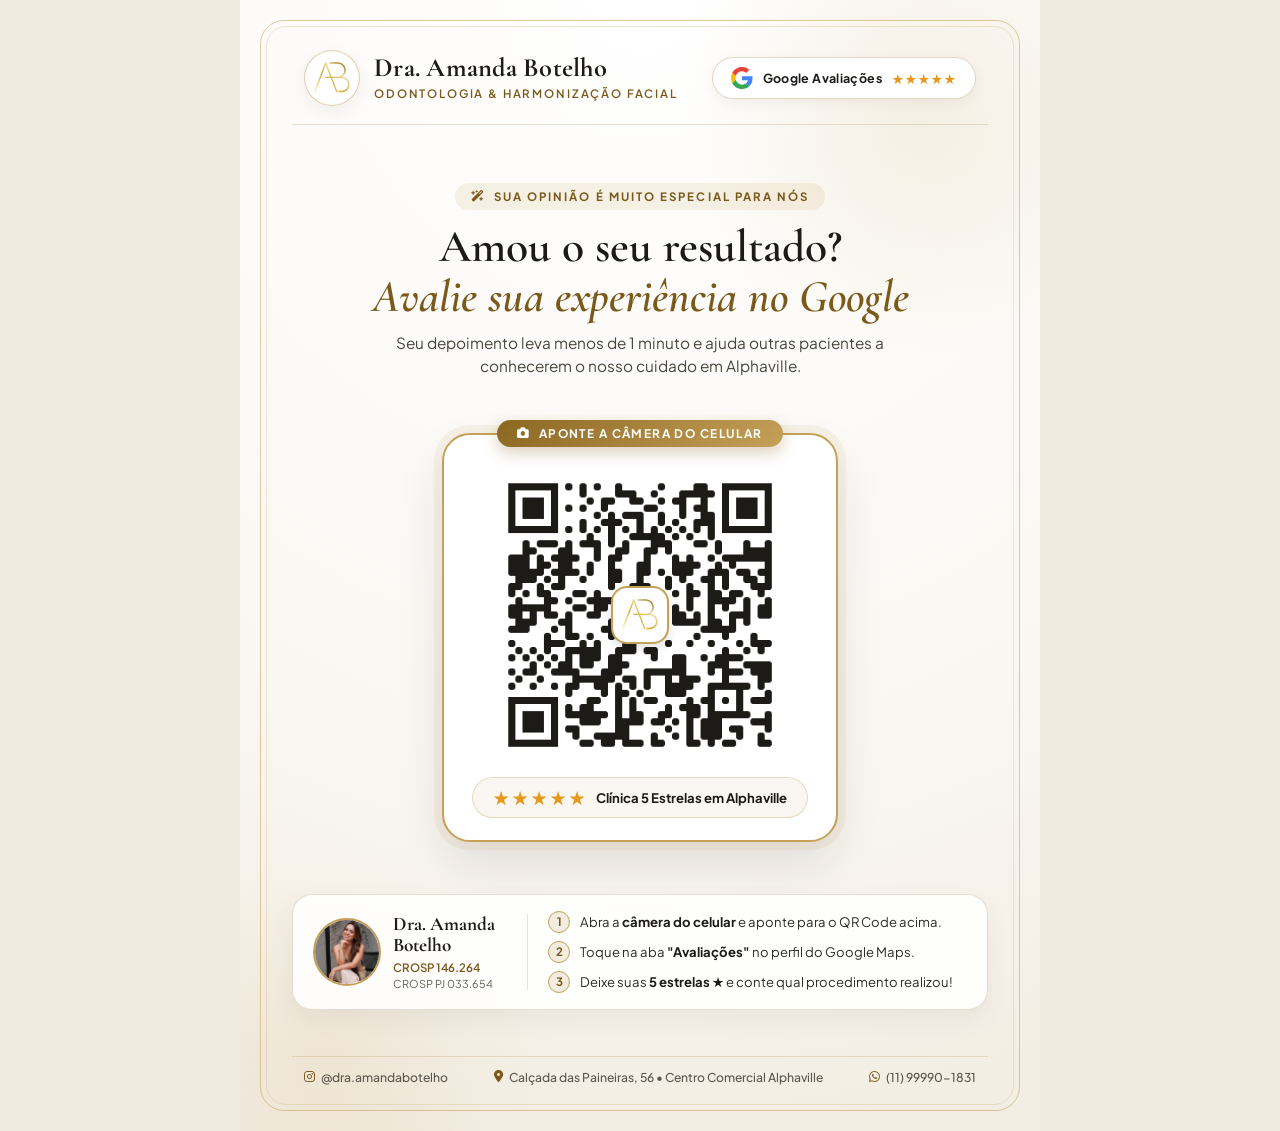
<file: banner-avaliacao-google.html>
<!DOCTYPE html>
<html lang="pt-BR">
<head>
  <meta charset="UTF-8">
  <meta name="viewport" content="width=device-width, initial-scale=1.0">
  <title>Banner Avaliação Google | Dra. Amanda Botelho</title>
  <link rel="preconnect" href="https://fonts.googleapis.com">
  <link rel="preconnect" href="https://fonts.gstatic.com" crossorigin>
  <link rel="stylesheet" href="https://fonts.googleapis.com/css2?family=Cormorant+Garamond:ital,wght@0,500;0,600;0,700;1,400;1,600&family=Plus+Jakarta+Sans:wght@400;500;600;700&display=swap">
  <link rel="stylesheet" href="https://cdnjs.cloudflare.com/ajax/libs/font-awesome/6.5.1/css/all.min.css">
  <style>
    * {
      box-sizing: border-box;
      margin: 0;
      padding: 0;
    }
    body {
      background: #EFE9DF;
      font-family: 'Plus Jakarta Sans', sans-serif;
      color: #1C1B18;
      display: flex;
      justify-content: center;
      align-items: center;
      min-height: 100vh;
      padding: 0;
    }
    .poster {
      width: 800px;
      height: 1131px; /* Exact A4 aspect ratio (1 : 1.414) */
      background: radial-gradient(circle at 50% 0%, #FFFFFF 0%, #FAF7F2 65%, #F2ECE1 100%);
      position: relative;
      overflow: hidden;
      padding: 44px 52px;
      display: flex;
      flex-direction: column;
      justify-content: space-between;
    }
    /* Double luxury gold border frame */
    .poster::before {
      content: "";
      position: absolute;
      inset: 20px;
      border: 1.5px solid rgba(197, 160, 89, 0.55);
      border-radius: 24px;
      pointer-events: none;
    }
    .poster::after {
      content: "";
      position: absolute;
      inset: 26px;
      border: 1px solid rgba(197, 160, 89, 0.25);
      border-radius: 20px;
      pointer-events: none;
    }
    /* Subtle ambient glow */
    .ambient-orb {
      position: absolute;
      width: 480px;
      height: 480px;
      border-radius: 50%;
      background: radial-gradient(circle, rgba(197, 160, 89, 0.14) 0%, rgba(197, 160, 89, 0) 70%);
      top: -120px;
      right: -120px;
      pointer-events: none;
    }
    .ambient-orb-bottom {
      position: absolute;
      width: 420px;
      height: 420px;
      border-radius: 50%;
      background: radial-gradient(circle, rgba(197, 160, 89, 0.12) 0%, rgba(197, 160, 89, 0) 70%);
      bottom: -140px;
      left: -120px;
      pointer-events: none;
    }

    /* Header / Brand */
    .header {
      display: flex;
      align-items: center;
      justify-content: space-between;
      position: relative;
      z-index: 2;
      padding: 6px 12px 18px;
      border-bottom: 1px solid rgba(154, 116, 48, 0.2);
    }
    .brand-left {
      display: flex;
      align-items: center;
      gap: 14px;
    }
    .logo-circle {
      width: 56px;
      height: 56px;
      border-radius: 50%;
      background: #FFFFFF;
      border: 1px solid rgba(197, 160, 89, 0.5);
      display: flex;
      align-items: center;
      justify-content: center;
      box-shadow: 0 6px 18px rgba(28, 27, 24, 0.06);
    }
    .logo-circle img {
      width: 38px;
      height: 38px;
    }
    .brand-titles .name {
      font-family: 'Cormorant Garamond', serif;
      font-size: 1.65rem;
      font-weight: 700;
      color: #1C1B18;
      line-height: 1.05;
      letter-spacing: 0.01em;
    }
    .brand-titles .sub {
      font-size: 0.72rem;
      text-transform: uppercase;
      letter-spacing: 0.16em;
      color: #7A591B;
      font-weight: 600;
      margin-top: 3px;
    }
    .google-pill {
      display: inline-flex;
      align-items: center;
      gap: 10px;
      background: #FFFFFF;
      border: 1px solid rgba(154, 116, 48, 0.28);
      padding: 9px 18px;
      border-radius: 999px;
      box-shadow: 0 4px 14px rgba(28, 27, 24, 0.05);
    }
    .google-g {
      width: 22px;
      height: 22px;
    }
    .google-pill-text {
      font-size: 0.78rem;
      font-weight: 700;
      color: #1C1B18;
      letter-spacing: 0.03em;
    }
    .stars-inline {
      color: #E59819;
      font-size: 0.82rem;
      letter-spacing: 1px;
    }

    /* Main Headline Section */
    .hero-text {
      text-align: center;
      position: relative;
      z-index: 2;
      padding: 12px 16px 4px;
    }
    .eyebrow {
      display: inline-flex;
      align-items: center;
      gap: 8px;
      font-size: 0.72rem;
      font-weight: 700;
      text-transform: uppercase;
      letter-spacing: 0.18em;
      color: #7A591B;
      background: rgba(197, 160, 89, 0.14);
      padding: 6px 16px;
      border-radius: 999px;
      margin-bottom: 12px;
    }
    .headline {
      font-family: 'Cormorant Garamond', serif;
      font-size: 2.85rem;
      line-height: 1.08;
      font-weight: 600;
      color: #1C1B18;
      margin-bottom: 10px;
    }
    .headline em {
      font-style: italic;
      color: #7A591B;
      font-weight: 600;
    }
    .subtitle {
      font-size: 0.96rem;
      color: #4A463E;
      max-width: 560px;
      margin: 0 auto;
      line-height: 1.5;
    }

    /* Centerpiece: QR Code + Doctor Badge */
    .qr-centerpiece {
      position: relative;
      z-index: 2;
      display: flex;
      flex-direction: column;
      align-items: center;
      margin: 6px 0;
    }
    .qr-card {
      background: #FFFFFF;
      border: 2px solid #C5A059;
      border-radius: 28px;
      padding: 24px 28px 22px;
      box-shadow: 0 22px 48px rgba(28, 27, 24, 0.10), 0 0 0 8px rgba(197, 160, 89, 0.10);
      display: flex;
      flex-direction: column;
      align-items: center;
      position: relative;
    }
    .camera-badge {
      position: absolute;
      top: -15px;
      background: linear-gradient(135deg, #8C6722 0%, #C5A059 100%);
      color: #FFFFFF;
      font-size: 0.74rem;
      font-weight: 700;
      text-transform: uppercase;
      letter-spacing: 0.12em;
      padding: 6px 20px;
      border-radius: 999px;
      box-shadow: 0 6px 16px rgba(140, 103, 34, 0.3);
      display: inline-flex;
      align-items: center;
      gap: 8px;
    }
    .qr-frame {
      position: relative;
      width: 300px;
      height: 300px;
      display: flex;
      align-items: center;
      justify-content: center;
      margin-top: 6px;
    }
    .qr-frame img.qr-img {
      width: 292px;
      height: 292px;
      display: block;
    }
    /* Center logo overlay on QR code (ERROR_CORRECT_H supports up to 30% center overlay) */
    .qr-center-logo {
      position: absolute;
      width: 58px;
      height: 58px;
      border-radius: 16px;
      background: #FFFFFF;
      border: 2px solid #C5A059;
      display: flex;
      align-items: center;
      justify-content: center;
      box-shadow: 0 4px 12px rgba(0,0,0,0.12);
    }
    .qr-center-logo img {
      width: 38px;
      height: 38px;
    }
    .stars-bar {
      display: flex;
      align-items: center;
      gap: 8px;
      margin-top: 12px;
      background: #FAF7F2;
      border: 1px solid rgba(197, 160, 89, 0.35);
      padding: 8px 20px;
      border-radius: 999px;
    }
    .stars-bar .stars {
      color: #E59819;
      font-size: 1.15rem;
      letter-spacing: 3px;
    }
    .stars-bar span {
      font-size: 0.82rem;
      font-weight: 700;
      color: #1C1B18;
    }

    /* Doctor + Steps Row */
    .bottom-panel {
      position: relative;
      z-index: 2;
      display: grid;
      grid-template-columns: 215px 1fr;
      gap: 20px;
      align-items: center;
      background: rgba(255, 255, 255, 0.88);
      border: 1px solid rgba(154, 116, 48, 0.24);
      border-radius: 20px;
      padding: 16px 20px;
      box-shadow: 0 10px 26px rgba(28, 27, 24, 0.05);
    }
    .doctor-mini-card {
      display: flex;
      align-items: center;
      gap: 12px;
      border-right: 1px solid rgba(154, 116, 48, 0.2);
      padding-right: 14px;
    }
    .doctor-avatar {
      width: 68px;
      height: 68px;
      border-radius: 50%;
      object-fit: cover;
      object-position: center top;
      border: 2px solid #C5A059;
      flex-shrink: 0;
    }
    .doctor-meta strong {
      display: block;
      font-family: 'Cormorant Garamond', serif;
      font-size: 1.2rem;
      font-weight: 700;
      color: #1C1B18;
      line-height: 1.1;
    }
    .doctor-meta span {
      display: block;
      font-size: 0.72rem;
      color: #7A591B;
      font-weight: 600;
      margin-top: 3px;
    }
    .doctor-meta small {
      display: block;
      font-size: 0.68rem;
      color: #656056;
      margin-top: 2px;
    }

    .steps-list {
      display: flex;
      flex-direction: column;
      gap: 8px;
    }
    .step-row {
      display: flex;
      align-items: center;
      gap: 10px;
      font-size: 0.82rem;
      color: #2E2C27;
      line-height: 1.35;
    }
    .step-num {
      width: 22px;
      height: 22px;
      border-radius: 50%;
      background: #F2ECE1;
      border: 1px solid #C5A059;
      color: #7A591B;
      font-weight: 700;
      font-size: 0.72rem;
      display: inline-flex;
      align-items: center;
      justify-content: center;
      flex-shrink: 0;
    }
    .step-row strong {
      color: #1C1B18;
    }

    /* Footer */
    .footer-bar {
      position: relative;
      z-index: 2;
      display: flex;
      align-items: center;
      justify-content: space-between;
      padding: 12px 12px 2px;
      border-top: 1px solid rgba(154, 116, 48, 0.2);
      font-size: 0.76rem;
      color: #5C574E;
      font-weight: 500;
    }
    .footer-item {
      display: inline-flex;
      align-items: center;
      gap: 6px;
    }
    .footer-item i {
      color: #7A591B;
    }

    @media print {
      body {
        background: none;
      }
      .poster {
        box-shadow: none;
      }
    }
  </style>
</head>
<body>
  <div class="poster" id="banner-poster">
    <div class="ambient-orb"></div>
    <div class="ambient-orb-bottom"></div>

    <!-- Top Brand Header -->
    <header class="header">
      <div class="brand-left">
        <div class="logo-circle">
          <img src="assets/logo.svg" alt="Logo Dra. Amanda Botelho">
        </div>
        <div class="brand-titles">
          <div class="name">Dra. Amanda Botelho</div>
          <div class="sub">Odontologia &amp; Harmonização Facial</div>
        </div>
      </div>

      <div class="google-pill">
        <svg class="google-g" viewBox="0 0 48 48">
          <path fill="#EA4335" d="M24 9.5c3.54 0 6.71 1.22 9.21 3.6l6.85-6.85C35.9 2.38 30.47 0 24 0 14.62 0 6.51 5.38 2.56 13.22l7.98 6.19C12.43 13.72 17.74 9.5 24 9.5z"/>
          <path fill="#4285F4" d="M46.98 24.55c0-1.57-.15-3.09-.38-4.55H24v9.02h12.94c-.58 2.96-2.26 5.48-4.78 7.18l7.73 6c4.51-4.18 7.09-10.36 7.09-17.65z"/>
          <path fill="#FBBC05" d="M10.53 28.59c-.48-1.45-.76-2.99-.76-4.59s.27-3.14.76-4.59l-7.98-6.19C.92 16.46 0 20.12 0 24c0 3.88.92 7.54 2.56 10.78l7.97-6.19z"/>
          <path fill="#34A853" d="M24 48c6.48 0 11.93-2.13 15.89-5.81l-7.73-6c-2.15 1.45-4.92 2.3-8.16 2.3-6.26 0-11.57-4.22-13.47-9.91l-7.98 6.19C6.51 42.62 14.62 48 24 48z"/>
        </svg>
        <span class="google-pill-text">Google Avaliações</span>
        <span class="stars-inline">★★★★★</span>
      </div>
    </header>

    <!-- Main Call to Action -->
    <div class="hero-text">
      <div class="eyebrow">
        <i class="fa-solid fa-wand-magic-sparkles"></i> Sua opinião é muito especial para nós
      </div>
      <h1 class="headline">
        Amou o seu resultado?<br>
        <em>Avalie sua experiência no Google</em>
      </h1>
      <p class="subtitle">
        Seu depoimento leva menos de 1 minuto e ajuda outras pacientes a conhecerem o nosso cuidado em Alphaville.
      </p>
    </div>

    <!-- QR Code Centerpiece -->
    <div class="qr-centerpiece">
      <div class="qr-card">
        <div class="camera-badge">
          <i class="fa-solid fa-camera"></i> Aponte a câmera do celular
        </div>
        <div class="qr-frame">
          <img class="qr-img" src="[data-uri]" alt="QR Code Avaliação Google Dra. Amanda Botelho">
          <div class="qr-center-logo">
            <img src="assets/logo.svg" alt="AB">
          </div>
        </div>
        <div class="stars-bar">
          <div class="stars">★★★★★</div>
          <span>Clínica 5 Estrelas em Alphaville</span>
        </div>
      </div>
    </div>

    <!-- Steps + Doctor Signature -->
    <div class="bottom-panel">
      <div class="doctor-mini-card">
        <img class="doctor-avatar" src="assets/doutoura.jpg" alt="Dra. Amanda Botelho">
        <div class="doctor-meta">
          <strong>Dra. Amanda Botelho</strong>
          <span>CROSP 146.264</span>
          <small>CROSP PJ 033.654</small>
        </div>
      </div>

      <div class="steps-list">
        <div class="step-row">
          <span class="step-num">1</span>
          <span>Abra a <strong>câmera do celular</strong> e aponte para o QR Code acima.</span>
        </div>
        <div class="step-row">
          <span class="step-num">2</span>
          <span>Toque na aba <strong>"Avaliações"</strong> no perfil do Google Maps.</span>
        </div>
        <div class="step-row">
          <span class="step-num">3</span>
          <span>Deixe suas <strong>5 estrelas ★</strong> e conte qual procedimento realizou!</span>
        </div>
      </div>
    </div>

    <!-- Footer Contact -->
    <footer class="footer-bar">
      <span class="footer-item">
        <i class="fa-brands fa-instagram"></i> @dra.amandabotelho
      </span>
      <span class="footer-item">
        <i class="fa-solid fa-location-dot"></i> Calçada das Paineiras, 56 • Centro Comercial Alphaville
      </span>
      <span class="footer-item">
        <i class="fa-brands fa-whatsapp"></i> (11) 99990-1831
      </span>
    </footer>
  </div>
</body>
</html>
</file>
<file: css/style.css>
:root {
  /* Apple Light / Aesop Editorial Palette: Warm Ivory, Deep Graphite & Antique Bronze */
  --bg-dark: #FAF7F2;
  --bg-surface: #F2ECE1;
  --bg-card: #FFFFFF;
  --bg-card-hover: #FCFBF8;
  --bg-glass: rgba(250, 247, 242, 0.84);
  
  --gold-100: #6B4D15;
  --gold-200: #7A591B;
  --gold-300: #7A591B;
  --gold-400: #9A7430;
  --gold-500: #856220;
  --gold-600: #6B4D15;
  
  --gold-gradient: linear-gradient(135deg, #8A6624 0%, #6E4F17 100%);
  --gold-gradient-soft: rgba(154, 116, 48, 0.1);
  --dark-gradient: linear-gradient(180deg, #FAF7F2 0%, #F2ECE1 100%);
  
  --text-primary: #1C1B18;
  --text-secondary: #4A453D;
  --text-muted: #696257;
  --text-dark: #FAF7F2;
  
  --border-subtle: rgba(122, 89, 27, 0.16);
  --border-glow: rgba(122, 89, 27, 0.38);
  --shadow-gold: none;
  --shadow-subtle: 0 12px 32px rgba(28, 27, 24, 0.06);
  
  --font-serif: 'Cormorant Garamond', Georgia, serif;
  --font-sans: 'Plus Jakarta Sans', -apple-system, BlinkMacSystemFont, 'SF Pro Text', sans-serif;
  
  --radius-sm: 10px;
  --radius-md: 14px;
  --radius-lg: 20px;
  --radius-xl: 24px;
  --radius-full: 9999px;
  
  --transition: all 0.25s cubic-bezier(0.2, 0.7, 0.2, 1);
}

/* Reset & Global */
*, *::before, *::after {
  margin: 0;
  padding: 0;
  box-sizing: border-box;
}

html {
  scroll-behavior: smooth;
  font-size: 16px;
  -webkit-font-smoothing: antialiased;
  -moz-osx-font-smoothing: grayscale;
  overflow-x: hidden;
  max-width: 100%;
  width: 100%;
}

body {
  background-color: var(--bg-dark);
  color: var(--text-primary);
  font-family: var(--font-sans);
  line-height: 1.65;
  overflow-x: hidden;
  max-width: 100%;
  width: 100%;
  position: relative;
}

::selection {
  background-color: var(--gold-400);
  color: var(--bg-dark);
}

img {
  max-width: 100%;
  height: auto;
  display: block;
}

a {
  color: inherit;
  text-decoration: none;
  transition: var(--transition);
}

button, input, select, textarea {
  font-family: inherit;
  border: none;
  outline: none;
}

.container {
  width: 100%;
  max-width: 1320px;
  margin: 0 auto;
  padding: 0 28px;
}

/* Luxury Typography */
.font-serif {
  font-family: var(--font-serif);
}

.text-gold-gradient {
  background: var(--gold-gradient);
  -webkit-background-clip: text;
  -webkit-text-fill-color: transparent;
  background-clip: text;
  color: transparent;
  display: inline-block;
  padding-bottom: 0.22em;
  margin-bottom: -0.22em;
  padding-right: 0.04em;
  box-decoration-break: clone;
  -webkit-box-decoration-break: clone;
  vertical-align: baseline;
}

.section-tag {
  display: inline-flex;
  align-items: center;
  gap: 8px;
  font-size: 0.76rem;
  letter-spacing: 0.12em;
  text-transform: uppercase;
  color: var(--gold-300);
  padding: 6px 14px;
  border-radius: var(--radius-full);
  background: var(--gold-gradient-soft);
  border: 1px solid var(--border-subtle);
  margin-bottom: 18px;
  font-weight: 600;
  max-width: 100%;
  white-space: normal;
  line-height: 1.4;
  box-sizing: border-box;
}

.section-tag span.dot {
  width: 6px;
  height: 6px;
  border-radius: 50%;
  background: var(--gold-400);
  box-shadow: 0 0 8px var(--gold-400);
}

.section-title {
  font-family: var(--font-serif);
  font-size: clamp(2.2rem, 4vw, 3.4rem);
  font-weight: 500;
  line-height: 1.18;
  color: var(--text-primary);
  margin-bottom: 16px;
}

.section-subtitle {
  font-size: 1.05rem;
  color: var(--text-muted);
  max-width: 680px;
  margin: 0 auto 50px auto;
  font-weight: 300;
}

/* Background Ambient Glows */
.bg-glow {
  position: absolute;
  border-radius: 50%;
  filter: blur(120px);
  pointer-events: none;
  z-index: 0;
}

.bg-glow-1 {
  top: 5%;
  left: 50%;
  transform: translateX(-50%);
  width: 600px;
  height: 600px;
  background: radial-gradient(circle, rgba(197, 155, 71, 0.12) 0%, rgba(10, 9, 8, 0) 70%);
}

.bg-glow-2 {
  top: 45%;
  right: -100px;
  width: 500px;
  height: 500px;
  background: radial-gradient(circle, rgba(212, 175, 55, 0.08) 0%, rgba(10, 9, 8, 0) 70%);
}

.bg-glow-3 {
  bottom: 10%;
  left: -150px;
  width: 550px;
  height: 550px;
  background: radial-gradient(circle, rgba(197, 155, 71, 0.07) 0%, rgba(10, 9, 8, 0) 70%);
}

/* ==========================================================================
   HEADER & NAVBAR (Fixed & Perfect Spacing)
   ========================================================================== */
.navbar {
  position: fixed;
  top: 0;
  left: 0;
  width: 100%;
  z-index: 1000;
  padding: 18px 0;
  transition: var(--transition);
}

.navbar.scrolled {
  padding: 12px 0;
  background: var(--bg-glass);
  backdrop-filter: blur(16px);
  -webkit-backdrop-filter: blur(16px);
  border-bottom: 1px solid var(--border-subtle);
  box-shadow: 0 10px 30px rgba(0, 0, 0, 0.5);
}

.nav-content {
  display: flex;
  align-items: center;
  justify-content: space-between;
  gap: 20px;
}

.brand-logo {
  display: flex;
  align-items: center;
  gap: 14px;
  flex-shrink: 0;
}

.logo-symbol {
  width: 48px;
  height: 48px;
  display: flex;
  align-items: center;
  justify-content: center;
  transition: var(--transition);
  flex-shrink: 0;
}

.logo-symbol img {
  width: 100%;
  height: 100%;
  object-fit: contain;
  display: block;
  filter: drop-shadow(0 2px 8px rgba(212, 175, 55, 0.3));
  transition: var(--transition);
}

.brand-logo:hover .logo-symbol img {
  transform: scale(1.08);
  filter: drop-shadow(0 0 16px rgba(212, 175, 55, 0.65));
}

.logo-text-group {
  display: flex;
  flex-direction: column;
  white-space: nowrap;
}

.brand-name {
  font-family: var(--font-serif);
  font-size: 1.4rem;
  letter-spacing: 0.03em;
  font-weight: 600;
  color: var(--text-primary);
  line-height: 1.1;
}

.brand-subtitle {
  font-size: 0.65rem;
  letter-spacing: 0.16em;
  text-transform: uppercase;
  color: var(--gold-300);
  font-weight: 500;
}

.nav-menu {
  display: flex;
  align-items: center;
  gap: 24px;
  list-style: none;
  margin: 0;
  padding: 0;
}

.nav-menu li {
  white-space: nowrap;
  flex-shrink: 0;
}

.nav-link {
  font-size: 0.88rem;
  font-weight: 500;
  color: var(--text-secondary);
  position: relative;
  padding: 6px 0;
  white-space: nowrap;
  letter-spacing: 0.01em;
}

.nav-link::after {
  content: '';
  position: absolute;
  bottom: 0;
  left: 0;
  width: 0;
  height: 1.5px;
  background: var(--gold-gradient);
  transition: var(--transition);
}

.nav-link:hover {
  color: var(--gold-200);
}

.nav-link:hover::after,
.nav-link.active::after {
  width: 100%;
}

.nav-link.active {
  color: var(--gold-200);
}

.nav-actions {
  display: flex;
  align-items: center;
  gap: 14px;
  flex-shrink: 0;
}

.nav-crosp-badge {
  font-size: 0.72rem;
  color: var(--text-muted);
  border: 1px solid var(--border-subtle);
  padding: 5px 10px;
  border-radius: var(--radius-sm);
  background: rgba(255, 255, 255, 0.02);
  white-space: nowrap;
}

.btn-luxury {
  display: inline-flex;
  align-items: center;
  justify-content: center;
  gap: 8px;
  padding: 10px 22px;
  border-radius: var(--radius-full);
  font-size: 0.86rem;
  font-weight: 600;
  letter-spacing: 0.02em;
  cursor: pointer;
  transition: var(--transition);
  position: relative;
  overflow: hidden;
  z-index: 1;
  white-space: nowrap;
}

.btn-gold {
  background: var(--gold-gradient);
  color: var(--text-dark);
  box-shadow: 0 4px 20px rgba(197, 155, 71, 0.3);
}

.btn-gold:hover {
  transform: translateY(-2px);
  box-shadow: 0 8px 30px rgba(197, 155, 71, 0.5);
}

.btn-outline-gold {
  background: transparent;
  color: var(--gold-200);
  border: 1px solid var(--gold-400);
}

.btn-outline-gold:hover {
  background: var(--gold-gradient-soft);
  border-color: var(--gold-300);
  transform: translateY(-2px);
  box-shadow: 0 4px 20px rgba(197, 155, 71, 0.2);
}

.mobile-toggle {
  display: none;
  background: transparent;
  color: var(--gold-300);
  font-size: 1.5rem;
  cursor: pointer;
}

/* ==========================================================================
   HERO SECTION
   ========================================================================== */
.hero-section {
  position: relative;
  min-height: 100vh;
  display: flex;
  align-items: center;
  padding: 140px 0 80px 0;
  background: radial-gradient(circle at 75% 30%, rgba(30, 27, 22, 0.8) 0%, var(--bg-dark) 70%);
}

.hero-grid {
  display: grid;
  grid-template-columns: 1.15fr 0.85fr;
  gap: 50px;
  align-items: center;
}

.hero-content {
  position: relative;
  z-index: 2;
}

.hero-headline {
  font-family: var(--font-serif);
  font-size: clamp(2.6rem, 5vw, 4.2rem);
  font-weight: 500;
  line-height: 1.18;
  margin-bottom: 24px;
}

.hero-lead {
  font-size: 1.08rem;
  color: var(--text-secondary);
  margin-bottom: 20px;
  line-height: 1.68;
  font-weight: 400;
  max-width: 560px;
}

.hero-lead strong {
  color: var(--text-primary);
  font-weight: 600;
}

.hero-specialties {
  display: flex;
  flex-wrap: wrap;
  gap: 8px;
  margin-bottom: 30px;
  max-width: 100%;
}

.hero-spec-chip {
  display: inline-flex;
  align-items: center;
  gap: 6px;
  font-size: 0.78rem;
  font-weight: 500;
  color: var(--text-primary);
  background: rgba(255, 255, 255, 0.82);
  border: 1px solid rgba(154, 116, 48, 0.24);
  border-radius: var(--radius-full);
  padding: 6px 13px;
  letter-spacing: 0.01em;
  white-space: nowrap;
  box-shadow: 0 2px 8px rgba(28, 27, 24, 0.03);
}

.hero-spec-chip i {
  font-size: 0.68rem;
  color: var(--gold-400);
}

.hero-highlight-pill {
  display: inline-flex;
  align-items: center;
  gap: 12px;
  background: rgba(226, 193, 124, 0.08);
  border: 1px solid var(--border-subtle);
  border-radius: var(--radius-full);
  padding: 6px 18px;
  margin-bottom: 24px;
  max-width: 100%;
  box-sizing: border-box;
  white-space: normal;
}

.hero-highlight-pill span {
  font-size: 0.85rem;
  color: var(--gold-200);
  font-weight: 500;
  letter-spacing: 0.02em;
  word-break: break-word;
}

.hero-cta-group {
  display: flex;
  align-items: center;
  gap: 16px;
  flex-wrap: wrap;
  margin-bottom: 44px;
}

.hero-credentials-strip {
  display: grid;
  grid-template-columns: repeat(3, 1fr);
  gap: 18px;
  padding-top: 24px;
  border-top: 1px solid var(--border-subtle);
}

.cred-item {
  display: flex;
  flex-direction: column;
}

.cred-number {
  font-family: var(--font-serif);
  font-size: 1.8rem;
  font-weight: 600;
  color: var(--gold-300);
  line-height: 1.1;
}

.cred-label {
  font-size: 0.78rem;
  color: var(--text-muted);
  letter-spacing: 0.03em;
}

/* Hero Doctor Visual Card */
.hero-visual-wrapper {
  position: relative;
  z-index: 2;
}

.doctor-frame {
  position: relative;
  border-radius: var(--radius-xl);
  overflow: hidden;
  background: var(--bg-card);
  border: 1px solid var(--border-subtle);
  box-shadow: 0 30px 60px -15px rgba(0, 0, 0, 0.8), 0 0 30px rgba(197, 155, 71, 0.15);
}

.doctor-frame img {
  width: 100%;
  height: 520px;
  object-fit: cover;
  object-position: center top;
  transition: transform 0.8s ease;
}

.doctor-frame:hover img {
  transform: scale(1.03);
}

.doctor-frame-overlay {
  position: absolute;
  inset: 0;
  background: linear-gradient(180deg, rgba(10, 9, 8, 0) 55%, rgba(10, 9, 8, 0.85) 100%);
  pointer-events: none;
}

.doctor-badge-floating {
  position: absolute;
  bottom: 24px;
  left: 24px;
  right: 24px;
  background: var(--bg-glass);
  backdrop-filter: blur(16px);
  -webkit-backdrop-filter: blur(16px);
  border: 1px solid var(--border-subtle);
  border-radius: var(--radius-lg);
  padding: 16px 20px;
  display: flex;
  align-items: center;
  justify-content: space-between;
}

.badge-doctor-name {
  font-family: var(--font-serif);
  font-size: 1.25rem;
  font-weight: 600;
  color: var(--text-primary);
}

.badge-doctor-role {
  font-size: 0.75rem;
  color: var(--gold-300);
  letter-spacing: 0.05em;
}

.badge-stamp {
  width: 38px;
  height: 38px;
  border-radius: 50%;
  background: var(--gold-gradient);
  display: flex;
  align-items: center;
  justify-content: center;
  color: var(--text-dark);
  font-size: 1.1rem;
}

/* Floating feature card positioned gracefully on left side to NOT obstruct photo */
.floating-feature-card {
  position: absolute;
  bottom: 95px;
  left: -28px;
  background: var(--bg-glass);
  backdrop-filter: blur(16px);
  -webkit-backdrop-filter: blur(16px);
  border: 1px solid var(--border-glow);
  border-radius: var(--radius-md);
  padding: 12px 18px;
  display: flex;
  align-items: center;
  gap: 12px;
  box-shadow: 0 15px 35px rgba(0, 0, 0, 0.6), 0 0 20px rgba(212, 175, 55, 0.15);
  animation: floatCard 6s ease-in-out infinite;
  z-index: 10;
  max-width: 290px;
}

.floating-icon {
  width: 34px;
  height: 34px;
  border-radius: 50%;
  background: var(--gold-gradient-soft);
  border: 1px solid var(--border-subtle);
  display: flex;
  align-items: center;
  justify-content: center;
  color: var(--gold-300);
  flex-shrink: 0;
}

.floating-text strong {
  display: block;
  font-size: 0.8rem;
  color: var(--text-primary);
  line-height: 1.2;
}

.floating-text span {
  font-size: 0.7rem;
  color: var(--text-muted);
}

@keyframes floatCard {
  0%, 100% { transform: translateY(0); }
  50% { transform: translateY(-8px); }
}

/* ==========================================================================
   PILLARS SECTION
   ========================================================================== */
.pillars-section {
  padding: 90px 0;
  position: relative;
  background: var(--bg-surface);
  border-top: 1px solid var(--border-subtle);
  border-bottom: 1px solid var(--border-subtle);
}

.pillars-grid {
  display: grid;
  grid-template-columns: repeat(4, 1fr);
  gap: 24px;
}

.pillar-card {
  background: var(--bg-card);
  border: 1px solid var(--border-subtle);
  border-radius: var(--radius-lg);
  padding: 32px 24px;
  transition: var(--transition);
  position: relative;
  overflow: hidden;
}

.pillar-card::before {
  content: '';
  position: absolute;
  top: 0;
  left: 0;
  width: 100%;
  height: 3px;
  background: var(--gold-gradient);
  opacity: 0;
  transition: var(--transition);
}

.pillar-card:hover {
  transform: translateY(-6px);
  background: var(--bg-card-hover);
  border-color: var(--border-glow);
  box-shadow: var(--shadow-gold);
}

.pillar-card:hover::before {
  opacity: 1;
}

.pillar-icon {
  width: 52px;
  height: 52px;
  border-radius: var(--radius-md);
  background: var(--gold-gradient-soft);
  border: 1px solid var(--border-subtle);
  display: flex;
  align-items: center;
  justify-content: center;
  color: var(--gold-300);
  font-size: 1.4rem;
  margin-bottom: 20px;
}

.pillar-title {
  font-family: var(--font-serif);
  font-size: 1.35rem;
  font-weight: 600;
  color: var(--text-primary);
  margin-bottom: 10px;
}

.pillar-desc {
  font-size: 0.9rem;
  color: var(--text-muted);
  line-height: 1.6;
}

/* ==========================================================================
   TREATMENTS SECTION
   ========================================================================== */
.treatments-section {
  padding: 120px 0;
  position: relative;
}

.filter-tabs-wrapper {
  display: flex;
  align-items: center;
  justify-content: center;
  gap: 12px;
  margin-bottom: 48px;
  flex-wrap: wrap;
}

.filter-tab {
  background: var(--bg-surface);
  border: 1px solid var(--border-subtle);
  color: var(--text-secondary);
  padding: 10px 22px;
  border-radius: var(--radius-full);
  font-size: 0.88rem;
  font-weight: 500;
  cursor: pointer;
  transition: var(--transition);
}

.filter-tab:hover,
.filter-tab.active {
  background: var(--gold-gradient);
  color: var(--text-dark);
  border-color: transparent;
  box-shadow: var(--shadow-gold);
}

.treatments-grid {
  display: grid;
  grid-template-columns: repeat(3, 1fr);
  gap: 30px;
}

.treatment-card {
  background: var(--bg-card);
  border: 1px solid var(--border-subtle);
  border-radius: var(--radius-xl);
  overflow: hidden;
  transition: var(--transition);
  display: flex;
  flex-direction: column;
}

.treatment-card:hover {
  transform: translateY(-8px);
  border-color: var(--border-glow);
  box-shadow: 0 20px 40px rgba(0, 0, 0, 0.6), 0 0 25px rgba(212, 175, 55, 0.15);
}

.treatment-img-box {
  position: relative;
  height: 240px;
  overflow: hidden;
}

.treatment-img-box img {
  width: 100%;
  height: 100%;
  object-fit: cover;
  transition: transform 0.8s ease;
}

.treatment-card:hover .treatment-img-box img {
  transform: scale(1.08);
}

.treatment-tag {
  position: absolute;
  top: 16px;
  right: 16px;
  background: var(--bg-glass);
  backdrop-filter: blur(10px);
  border: 1px solid var(--border-subtle);
  border-radius: var(--radius-full);
  padding: 4px 14px;
  font-size: 0.72rem;
  letter-spacing: 0.08em;
  text-transform: uppercase;
  color: var(--gold-200);
  font-weight: 600;
}

.treatment-body {
  padding: 28px 24px;
  display: flex;
  flex-direction: column;
  flex-grow: 1;
}

.treatment-name {
  font-family: var(--font-serif);
  font-size: 1.5rem;
  font-weight: 600;
  color: var(--text-primary);
  margin-bottom: 12px;
  line-height: 1.2;
}

.treatment-desc {
  font-size: 0.9rem;
  color: var(--text-muted);
  line-height: 1.6;
  margin-bottom: 20px;
  flex-grow: 1;
}

.treatment-specs {
  display: grid;
  grid-template-columns: 1fr 1fr;
  gap: 10px;
  padding: 14px 0;
  border-top: 1px solid var(--border-subtle);
  border-bottom: 1px solid var(--border-subtle);
  margin-bottom: 20px;
}

.spec-item {
  display: flex;
  align-items: center;
  gap: 10px;
  font-size: 0.78rem;
  color: var(--text-secondary);
}

.spec-item i {
  color: var(--gold-300);
  width: 18px;
  height: 18px;
  display: inline-flex;
  align-items: center;
  justify-content: center;
  text-align: center;
  flex-shrink: 0;
  font-size: 0.88rem;
}

.spec-item span {
  flex: 1;
  white-space: nowrap;
}

.treatment-cta {
  display: flex;
  align-items: center;
  justify-content: space-between;
}

.btn-card-action {
  font-size: 0.85rem;
  font-weight: 600;
  color: var(--gold-300);
  display: inline-flex;
  align-items: center;
  gap: 6px;
  transition: var(--transition);
}

.btn-card-action:hover {
  color: var(--gold-100);
  transform: translateX(4px);
}

/* ==========================================================================
   FACIAL ANATOMICAL ZONES SECTION
   ========================================================================== */
.facial-zones-section {
  padding: 100px 0;
  background: var(--bg-surface);
  border-top: 1px solid var(--border-subtle);
  border-bottom: 1px solid var(--border-subtle);
}

.zones-grid {
  display: grid;
  grid-template-columns: 1fr 1.2fr;
  gap: 48px;
  align-items: center;
}

.zone-selector-list {
  display: flex;
  flex-direction: column;
  gap: 16px;
}

.zone-btn {
  background: var(--bg-card);
  border: 1px solid var(--border-subtle);
  border-radius: var(--radius-lg);
  padding: 22px 24px;
  text-align: left;
  cursor: pointer;
  transition: var(--transition);
  display: flex;
  align-items: center;
  justify-content: space-between;
}

.zone-btn:hover,
.zone-btn.active {
  background: var(--bg-card-hover);
  border-color: var(--gold-400);
  box-shadow: 0 10px 25px rgba(212, 175, 55, 0.15);
  transform: translateX(8px);
}

.zone-btn-left h4 {
  font-family: var(--font-serif);
  font-size: 1.25rem;
  color: var(--text-primary);
  margin-bottom: 4px;
}

.zone-btn-left p {
  font-size: 0.82rem;
  color: var(--text-muted);
}

.zone-btn i {
  color: var(--gold-400);
  font-size: 1.2rem;
}

.zone-display-card {
  background: var(--bg-card);
  border: 1px solid var(--border-glow);
  border-radius: var(--radius-xl);
  padding: 36px;
  position: relative;
  box-shadow: var(--shadow-subtle);
}

.zone-display-header {
  display: flex;
  align-items: flex-start;
  justify-content: space-between;
  margin-bottom: 20px;
}

.zone-title-main {
  font-family: var(--font-serif);
  font-size: 1.8rem;
  color: var(--gold-200);
}

.zone-badge-tag {
  background: var(--gold-gradient-soft);
  border: 1px solid var(--border-subtle);
  color: var(--gold-300);
  font-size: 0.75rem;
  padding: 4px 12px;
  border-radius: var(--radius-full);
}

.zone-description {
  font-size: 0.95rem;
  color: var(--text-secondary);
  line-height: 1.7;
  margin-bottom: 24px;
}

.zone-benefits-list {
  list-style: none;
  display: grid;
  grid-template-columns: 1fr 1fr;
  gap: 12px;
  margin-bottom: 28px;
}

.zone-benefits-list li {
  display: flex;
  align-items: center;
  gap: 10px;
  font-size: 0.88rem;
  color: var(--text-primary);
}

.zone-benefits-list li i {
  color: var(--gold-400);
  font-size: 0.95rem;
}

/* ==========================================================================
   QUIZ PROTOCOL SECTION
   ========================================================================== */
.quiz-section {
  padding: 120px 0;
  position: relative;
  background: radial-gradient(circle at 50% 50%, rgba(28, 25, 20, 0.7) 0%, var(--bg-dark) 100%);
}

.quiz-card {
  background: var(--bg-card);
  border: 1px solid var(--border-glow);
  border-radius: var(--radius-xl);
  padding: 48px;
  max-width: 860px;
  margin: 0 auto;
  box-shadow: 0 25px 60px rgba(0, 0, 0, 0.7), 0 0 35px rgba(212, 175, 55, 0.12);
  position: relative;
}

.quiz-step {
  display: none;
  animation: fadeIn 0.4s ease;
}

.quiz-step.active {
  display: block;
}

@keyframes fadeIn {
  from { opacity: 0; transform: translateY(10px); }
  to { opacity: 1; transform: translateY(0); }
}

.quiz-step-header {
  text-align: center;
  margin-bottom: 36px;
}

.quiz-step-number {
  font-size: 0.8rem;
  letter-spacing: 0.15em;
  text-transform: uppercase;
  color: var(--gold-300);
  font-weight: 600;
  margin-bottom: 8px;
}

.quiz-step-title {
  font-family: var(--font-serif);
  font-size: 1.8rem;
  color: var(--text-primary);
}

.quiz-options-grid {
  display: grid;
  grid-template-columns: repeat(2, 1fr);
  gap: 16px;
  margin-bottom: 36px;
}

.quiz-option-btn {
  background: var(--bg-surface);
  border: 1px solid var(--border-subtle);
  border-radius: var(--radius-lg);
  padding: 18px 20px;
  display: flex;
  align-items: center;
  gap: 16px;
  cursor: pointer;
  transition: var(--transition);
  color: var(--text-primary);
  text-align: left;
}

.quiz-option-btn:hover,
.quiz-option-btn.selected {
  background: var(--bg-card-hover);
  border-color: var(--gold-400);
  box-shadow: 0 6px 20px rgba(212, 175, 55, 0.2);
}

.quiz-option-btn.selected .quiz-check {
  background: var(--gold-gradient);
  color: var(--text-dark);
  border-color: transparent;
}

.quiz-icon {
  font-size: 1.5rem;
  color: var(--gold-300);
}

.quiz-option-info strong {
  display: block;
  font-size: 0.95rem;
  margin-bottom: 2px;
}

.quiz-option-info span {
  font-size: 0.78rem;
  color: var(--text-muted);
}

.quiz-check {
  margin-left: auto;
  width: 24px;
  height: 24px;
  border-radius: 50%;
  border: 1.5px solid var(--border-subtle);
  display: flex;
  align-items: center;
  justify-content: center;
  font-size: 0.75rem;
  transition: var(--transition);
}

.quiz-nav-actions {
  display: flex;
  align-items: center;
  justify-content: space-between;
}

.quiz-summary-box {
  background: var(--bg-surface);
  border: 1px solid var(--border-subtle);
  border-radius: var(--radius-lg);
  padding: 24px;
  margin-bottom: 28px;
}

.quiz-summary-item {
  display: flex;
  align-items: center;
  justify-content: space-between;
  padding: 10px 0;
  border-bottom: 1px solid var(--border-subtle);
}

.quiz-summary-item:last-child {
  border-bottom: none;
}

.summary-label {
  font-size: 0.85rem;
  color: var(--text-muted);
}

.summary-val {
  font-size: 0.9rem;
  font-weight: 600;
  color: var(--gold-200);
}

/* ==========================================================================
   ABOUT DOCTOR SECTION
   ========================================================================== */
.about-section {
  padding: 120px 0;
  position: relative;
}

.about-grid {
  display: grid;
  grid-template-columns: 0.9fr 1.1fr;
  gap: 60px;
  align-items: center;
}

.about-image-column {
  position: relative;
}

.about-photo-card {
  position: relative;
  border-radius: var(--radius-xl);
  overflow: hidden;
  border: 1px solid var(--border-subtle);
  box-shadow: 0 25px 60px rgba(0, 0, 0, 0.7);
}

.about-photo-card img {
  width: 100%;
  height: 560px;
  object-fit: cover;
  object-position: center top;
}

.about-crosp-seal {
  position: absolute;
  top: 24px;
  left: 24px;
  background: var(--bg-glass);
  backdrop-filter: blur(12px);
  border: 1px solid var(--border-subtle);
  border-radius: var(--radius-full);
  padding: 6px 16px;
  display: flex;
  align-items: center;
  gap: 8px;
  font-size: 0.8rem;
  color: var(--gold-200);
  font-weight: 600;
}

.about-experience-badge {
  position: absolute;
  bottom: -20px;
  right: -20px;
  background: var(--gold-gradient);
  color: var(--text-dark);
  border-radius: var(--radius-lg);
  padding: 20px 24px;
  box-shadow: 0 15px 35px rgba(212, 175, 55, 0.35);
  display: flex;
  flex-direction: column;
  align-items: center;
  text-align: center;
}

.exp-number {
  font-family: var(--font-serif);
  font-size: 2.2rem;
  font-weight: 700;
  line-height: 1;
}

.exp-label {
  font-size: 0.75rem;
  font-weight: 600;
  letter-spacing: 0.05em;
  text-transform: uppercase;
}

.about-content-column {
  display: flex;
  flex-direction: column;
}

.about-title {
  font-family: var(--font-serif);
  font-size: clamp(2.2rem, 3.8vw, 3.2rem);
  font-weight: 500;
  line-height: 1.15;
  margin-bottom: 24px;
}

.about-text {
  font-size: 1.02rem;
  color: var(--text-secondary);
  line-height: 1.8;
  margin-bottom: 20px;
  font-weight: 300;
}

.quote-box {
  border-left: 2px solid var(--gold-400);
  padding-left: 20px;
  margin: 20px 0 30px 0;
  font-style: italic;
  color: var(--gold-200);
  font-family: var(--font-serif);
  font-size: 1.25rem;
  line-height: 1.5;
}

.about-highlights {
  display: grid;
  grid-template-columns: repeat(2, 1fr);
  gap: 18px;
  margin-bottom: 36px;
}

.highlight-item {
  display: flex;
  align-items: flex-start;
  gap: 12px;
}

.highlight-icon {
  color: var(--gold-400);
  font-size: 1.1rem;
  width: 22px;
  height: 22px;
  display: inline-flex;
  align-items: center;
  justify-content: center;
  text-align: center;
  flex-shrink: 0;
  margin-top: 2px;
}

.highlight-item strong {
  display: block;
  font-size: 0.95rem;
  color: var(--text-primary);
}

.highlight-item span {
  font-size: 0.8rem;
  color: var(--text-muted);
}

.about-actions-group {
  display: flex;
  align-items: center;
  gap: 16px;
  flex-wrap: wrap;
}

/* ==========================================================================
   CLINIC & ALPHAVILLE SECTION
   ========================================================================== */
.clinic-section {
  padding: 110px 0;
  background: var(--bg-surface);
  border-top: 1px solid var(--border-subtle);
  border-bottom: 1px solid var(--border-subtle);
}

.clinic-grid {
  display: grid;
  grid-template-columns: 1fr 1fr;
  gap: 50px;
  align-items: center;
}

.clinic-info {
  display: flex;
  flex-direction: column;
}

.location-address-card {
  background: var(--bg-card);
  border: 1px solid var(--border-subtle);
  border-radius: var(--radius-lg);
  padding: 24px;
  margin: 24px 0 32px 0;
}

.address-line {
  display: flex;
  align-items: flex-start;
  gap: 14px;
  margin-bottom: 14px;
}

.address-line i {
  color: var(--gold-400);
  font-size: 1.3rem;
  margin-top: 3px;
}

.address-text h4 {
  font-size: 1.05rem;
  color: var(--text-primary);
  margin-bottom: 4px;
}

.address-text p {
  font-size: 0.9rem;
  color: var(--text-muted);
}

.location-features-chips {
  display: flex;
  flex-wrap: wrap;
  gap: 10px;
  margin-bottom: 28px;
}

.feature-chip {
  display: inline-flex;
  align-items: center;
  gap: 6px;
  background: var(--bg-card);
  border: 1px solid var(--border-subtle);
  border-radius: var(--radius-full);
  padding: 6px 14px;
  font-size: 0.8rem;
  color: var(--text-secondary);
}

.feature-chip i {
  color: var(--gold-300);
}

.clinic-gallery {
  display: grid;
  grid-template-columns: 1fr;
  gap: 20px;
}

.clinic-main-photo {
  border-radius: var(--radius-xl);
  overflow: hidden;
  border: 1px solid var(--border-subtle);
  width: 100%;
  max-width: 460px;
  height: 580px;
  margin: 0 auto;
  box-shadow: 0 20px 45px rgba(28, 27, 24, 0.14);
}

.clinic-main-photo img {
  width: 100%;
  height: 100%;
  object-fit: cover;
  object-position: center 45%;
  transition: transform 0.6s ease;
}

.clinic-main-photo:hover img {
  transform: scale(1.04);
}

/* ==========================================================================
   TESTIMONIALS SECTION
   ========================================================================== */
.testimonials-section {
  padding: 120px 0;
  position: relative;
}

.testimonials-grid {
  display: grid;
  grid-template-columns: repeat(3, 1fr);
  gap: 30px;
}

.testimonial-card {
  background: var(--bg-card);
  border: 1px solid var(--border-subtle);
  border-radius: var(--radius-xl);
  padding: 36px 30px;
  transition: var(--transition);
  display: flex;
  flex-direction: column;
  justify-content: space-between;
}

.testimonial-card:hover {
  transform: translateY(-6px);
  border-color: var(--border-glow);
  box-shadow: var(--shadow-gold);
}

.stars-row {
  display: flex;
  gap: 4px;
  color: var(--gold-400);
  font-size: 0.95rem;
  margin-bottom: 18px;
}

.testimonial-quote {
  font-size: 0.95rem;
  color: var(--text-secondary);
  line-height: 1.7;
  font-style: italic;
  margin-bottom: 24px;
}

.testimonial-author {
  display: flex;
  align-items: center;
  gap: 14px;
  padding-top: 18px;
  border-top: 1px solid var(--border-subtle);
}

.author-avatar {
  width: 44px;
  height: 44px;
  border-radius: 50%;
  background: var(--gold-gradient-soft);
  border: 1px solid var(--border-subtle);
  display: flex;
  align-items: center;
  justify-content: center;
  font-family: var(--font-serif);
  font-weight: 600;
  color: var(--gold-200);
}

.author-info strong {
  display: block;
  font-size: 0.9rem;
  color: var(--text-primary);
}

.author-info span {
  font-size: 0.78rem;
  color: var(--gold-300);
}

/* ==========================================================================
   FAQ SECTION
   ========================================================================== */
.faq-section {
  padding: 110px 0;
  background: var(--bg-surface);
  border-top: 1px solid var(--border-subtle);
}

.faq-wrapper {
  max-width: 820px;
  margin: 0 auto;
}

.faq-item {
  background: var(--bg-card);
  border: 1px solid var(--border-subtle);
  border-radius: var(--radius-lg);
  margin-bottom: 16px;
  overflow: hidden;
  transition: var(--transition);
}

.faq-item.active {
  border-color: var(--border-glow);
}

.faq-question {
  width: 100%;
  background: transparent;
  padding: 22px 26px;
  text-align: left;
  display: flex;
  align-items: center;
  justify-content: space-between;
  cursor: pointer;
  color: var(--text-primary);
  font-family: var(--font-serif);
  font-size: 1.25rem;
  font-weight: 500;
  transition: var(--transition);
}

.faq-question:hover {
  color: var(--gold-200);
}

.faq-icon {
  color: var(--gold-400);
  font-size: 1.1rem;
  transition: transform 0.3s ease;
}

.faq-item.active .faq-icon {
  transform: rotate(180deg);
}

.faq-answer {
  max-height: 0;
  overflow: hidden;
  transition: max-height 0.4s ease, padding 0.4s ease;
  padding: 0 26px;
  color: var(--text-muted);
  font-size: 0.92rem;
  line-height: 1.7;
}

.faq-item.active .faq-answer {
  max-height: 300px;
  padding: 0 26px 24px 26px;
}

/* ==========================================================================
   CTA VIP BANNER SECTION
   ========================================================================== */
.cta-vip-section {
  padding: 100px 0;
  position: relative;
  background: radial-gradient(circle at 50% 50%, rgba(197, 155, 71, 0.15) 0%, var(--bg-dark) 80%);
}

.cta-vip-box {
  background: var(--bg-card);
  border: 1px solid var(--border-glow);
  border-radius: var(--radius-xl);
  padding: 60px 40px;
  text-align: center;
  position: relative;
  overflow: hidden;
  box-shadow: var(--shadow-gold);
}

.cta-vip-title {
  font-family: var(--font-serif);
  font-size: clamp(2.2rem, 4vw, 3.2rem);
  font-weight: 500;
  color: var(--text-primary);
  margin-bottom: 16px;
}

.cta-vip-desc {
  font-size: 1.05rem;
  color: var(--text-secondary);
  max-width: 600px;
  margin: 0 auto 34px auto;
  font-weight: 300;
}

/* ==========================================================================
   FOOTER
   ========================================================================== */
.footer {
  background: #060505;
  border-top: 1px solid var(--border-subtle);
  padding: 80px 0 40px 0;
}

.footer-grid {
  display: grid;
  grid-template-columns: 1.4fr 1fr 1fr 1.2fr;
  gap: 40px;
  margin-bottom: 60px;
}

.footer-brand p {
  font-size: 0.88rem;
  color: var(--text-muted);
  margin-top: 18px;
  line-height: 1.7;
  max-width: 320px;
}

.footer-title {
  font-family: var(--font-serif);
  font-size: 1.2rem;
  color: var(--gold-200);
  margin-bottom: 20px;
}

.footer-links {
  list-style: none;
  display: flex;
  flex-direction: column;
  gap: 12px;
}

.footer-links a {
  font-size: 0.88rem;
  color: var(--text-muted);
  transition: var(--transition);
}

.footer-links a:hover {
  color: var(--gold-300);
  transform: translateX(4px);
}

.footer-contact-item {
  display: flex;
  align-items: flex-start;
  gap: 12px;
  margin-bottom: 14px;
  font-size: 0.88rem;
  color: var(--text-secondary);
}

.footer-contact-item i {
  color: var(--gold-400);
  margin-top: 4px;
}

.footer-social-links {
  display: flex;
  gap: 12px;
  margin-top: 20px;
}

.social-circle-btn {
  width: 40px;
  height: 40px;
  border-radius: 50%;
  background: var(--bg-card);
  border: 1px solid var(--border-subtle);
  display: flex;
  align-items: center;
  justify-content: center;
  color: var(--gold-300);
  transition: var(--transition);
}

.social-circle-btn:hover {
  background: var(--gold-gradient);
  color: var(--text-dark);
  border-color: transparent;
  transform: translateY(-3px);
}

.footer-ethics {
  font-size: 0.72rem;
  color: #777064;
  line-height: 1.6;
  max-width: 100%;
  padding-bottom: 24px;
  border-bottom: 1px solid rgba(255, 255, 255, 0.05);
  margin-bottom: 24px;
  text-align: center;
}

.footer-bottom {
  display: flex;
  align-items: center;
  justify-content: space-between;
  padding-top: 6px;
  font-size: 0.85rem;
  color: var(--text-muted);
  flex-wrap: wrap;
  gap: 16px;
}

.developer-credit-text {
  display: flex;
  align-items: center;
  gap: 8px;
  font-size: 0.82rem;
  color: var(--text-muted);
}

.developer-credit-badge {
  display: inline-flex;
  align-items: center;
  gap: 6px;
  color: var(--gold-200);
  font-weight: 700;
  font-size: 0.82rem;
  text-decoration: none;
  padding: 4px 14px;
  border-radius: var(--radius-full);
  background: rgba(212, 175, 55, 0.08);
  border: 1px solid rgba(212, 175, 55, 0.28);
  transition: var(--transition);
}

.developer-credit-badge:hover {
  background: var(--gold-gradient);
  color: #0A0908 !important;
  border-color: var(--gold-400);
  box-shadow: 0 0 16px rgba(212, 175, 55, 0.45);
  transform: translateY(-1px);
}

/* ==========================================================================
   FLOATING WHATSAPP BUTTON
   ========================================================================== */
.floating-whatsapp-btn {
  position: fixed;
  bottom: 30px;
  right: 30px;
  z-index: 999;
  background: #25D366;
  color: #FFFFFF;
  width: 62px;
  height: 62px;
  border-radius: 50%;
  display: flex;
  align-items: center;
  justify-content: center;
  font-size: 2rem;
  box-shadow: 0 8px 30px rgba(37, 211, 102, 0.45), 0 0 20px rgba(37, 211, 102, 0.25);
  transition: var(--transition);
}

.floating-whatsapp-btn:hover {
  transform: scale(1.1) translateY(-4px);
  box-shadow: 0 12px 35px rgba(37, 211, 102, 0.6);
}

.whatsapp-pulse {
  position: absolute;
  inset: -4px;
  border-radius: 50%;
  border: 2px solid #25D366;
  animation: pulseAnim 2s cubic-bezier(0.24, 0, 0.38, 1) infinite;
}

@keyframes pulseAnim {
  0% { transform: scale(1); opacity: 0.8; }
  100% { transform: scale(1.4); opacity: 0; }
}

.btn-text-short {
  display: none;
}

.mobile-toggle {
  display: none;
  background: rgba(255, 255, 255, 0.05);
  border: 1px solid var(--border-subtle);
  color: var(--gold-200);
  font-size: 1.25rem;
  width: 42px;
  height: 42px;
  border-radius: var(--radius-sm);
  cursor: pointer;
  align-items: center;
  justify-content: center;
  transition: var(--transition);
  flex-shrink: 0;
}

.mobile-toggle:hover {
  background: rgba(212, 175, 55, 0.15);
  border-color: var(--gold-300);
  color: #FFFFFF;
}

/* ==========================================================================
   RESPONSIVE MEDIA QUERIES (FULL RESPONSIVE SUITE)
   ========================================================================== */

/* Laptop / Medium Desktops (max-width: 1200px) */
@media (max-width: 1200px) {
  .nav-menu {
    gap: 16px;
  }
  .nav-link {
    font-size: 0.84rem;
  }
  .btn-luxury {
    padding: 9px 18px;
    font-size: 0.82rem;
  }
  .hero-headline {
    font-size: 3.2rem;
  }
}

/* Tablet Landscape (max-width: 1024px) */
@media (max-width: 1024px) {
  .hero-grid {
    grid-template-columns: 1fr;
    gap: 50px;
    text-align: center;
  }
  
  .hero-content {
    display: flex;
    flex-direction: column;
    align-items: center;
  }
  
  .hero-credentials-strip {
    width: 100%;
    max-width: 540px;
  }
  
  .pillars-grid {
    grid-template-columns: repeat(2, 1fr);
  }
  
  .treatments-grid {
    grid-template-columns: repeat(2, 1fr);
  }
  
  .zones-grid,
  .about-grid,
  .clinic-grid {
    grid-template-columns: 1fr;
    gap: 40px;
  }
  
  .footer-grid {
    grid-template-columns: repeat(2, 1fr);
  }
}

/* Tablet Portrait & Mobile Menu Activation (max-width: 992px) */
@media (max-width: 992px) {
  .mobile-toggle {
    display: flex;
  }
  
  .nav-menu {
    position: fixed;
    top: 72px;
    left: 0;
    width: 100%;
    height: calc(100vh - 72px);
    background: rgba(10, 9, 8, 0.98);
    backdrop-filter: blur(25px);
    -webkit-backdrop-filter: blur(25px);
    flex-direction: column;
    align-items: stretch;
    padding: 24px 20px 60px;
    gap: 0;
    transform: translateX(100%);
    transition: transform 0.35s cubic-bezier(0.16, 1, 0.3, 1);
    border-top: 1px solid var(--border-subtle);
    overflow-y: auto;
    z-index: 999;
  }
  
  .nav-menu.mobile-active {
    transform: translateX(0);
  }
  
  .nav-menu li {
    border-bottom: 1px solid rgba(255, 255, 255, 0.06);
    width: 100%;
  }
  
  .nav-link {
    display: block;
    font-size: 1.15rem;
    font-family: var(--font-serif);
    padding: 16px 8px;
    color: var(--text-primary);
  }
  
  .nav-link:hover,
  .nav-link.active {
    color: var(--gold-200);
    padding-left: 14px;
  }
}

/* Mobile Devices (max-width: 768px) */
@media (max-width: 768px) {
  .navbar {
    padding: 12px 0;
  }
  
  .nav-content {
    gap: 10px;
  }
  
  .brand-logo {
    gap: 10px;
  }
  
  .logo-symbol {
    width: 38px;
    height: 38px;
  }
  
  .brand-name {
    font-size: 1.12rem;
  }
  
  .brand-subtitle {
    font-size: 0.55rem;
    letter-spacing: 0.1em;
  }
  
  .nav-actions {
    gap: 8px;
  }
  
  .nav-cta-btn {
    padding: 7px 12px;
    font-size: 0.78rem;
  }
  
  .nav-cta-btn .btn-text-full {
    display: none;
  }
  
  .nav-cta-btn .btn-text-short {
    display: inline;
  }

  section {
    padding: 70px 0;
  }
  
  .hero-section {
    padding: 95px 0 50px;
    overflow: hidden;
  }
  
  .hero-content {
    display: flex;
    flex-direction: column;
    align-items: flex-start;
    text-align: left;
    width: 100%;
    max-width: 100%;
    box-sizing: border-box;
  }
  
  .hero-headline {
    font-size: clamp(1.85rem, 6.5vw, 2.35rem);
    line-height: 1.2;
    margin-bottom: 16px;
    word-break: break-word;
    overflow-wrap: break-word;
    max-width: 100%;
  }
  
  .hero-lead {
    font-size: 0.95rem;
    line-height: 1.6;
    margin-bottom: 24px;
    max-width: 100%;
    word-break: break-word;
  }
  
  .hero-cta-group {
    flex-direction: column;
    width: 100%;
    gap: 12px;
  }
  
  .hero-cta-group .btn-luxury {
    width: 100%;
    padding: 13px 20px;
    font-size: 0.88rem;
    justify-content: center;
    text-align: center;
  }
  
  .hero-credentials-strip {
    display: grid;
    grid-template-columns: repeat(3, 1fr);
    gap: 10px;
    padding: 16px 12px;
    width: 100%;
    max-width: 100%;
    box-sizing: border-box;
    background: rgba(255, 255, 255, 0.02);
    border-radius: var(--radius-md);
  }
  
  .cred-number {
    font-size: 1.2rem;
  }
  
  .cred-label {
    font-size: 0.65rem;
    line-height: 1.3;
  }
  
  .doctor-card {
    width: 100%;
    max-width: 100%;
  }
  
  .doctor-frame img {
    width: 100%;
    height: auto;
    max-height: 420px;
    object-fit: cover;
  }
  
  .doctor-badge-floating {
    bottom: 14px;
    left: 14px;
    right: 14px;
    padding: 12px 14px;
    gap: 10px;
  }
  
  .badge-doctor-name {
    font-size: 1.05rem;
  }
  
  .badge-doctor-role {
    font-size: 0.7rem;
  }

  .pillars-grid,
  .treatments-grid,
  .testimonials-grid,
  .about-highlights {
    grid-template-columns: 1fr;
    gap: 18px;
  }
  
  .filter-tabs-wrapper {
    display: flex;
    flex-wrap: wrap;
    gap: 6px;
    justify-content: center;
    margin-bottom: 28px;
  }
  
  .filter-tab {
    padding: 8px 12px;
    font-size: 0.78rem;
  }
  
  .treatment-img-box {
    height: 200px;
  }
  
  .treatment-body {
    padding: 20px 16px;
  }
  
  .treatment-name {
    font-size: 1.25rem;
  }
  
  .treatment-desc {
    font-size: 0.85rem;
  }
  
  .treatment-specs {
    grid-template-columns: 1fr 1fr;
    gap: 8px;
    font-size: 0.75rem;
  }

  .zones-grid {
    grid-template-columns: 1fr;
    gap: 24px;
  }
  
  .zone-nav-buttons {
    display: grid;
    grid-template-columns: 1fr 1fr;
    gap: 8px;
  }
  
  .zone-btn {
    padding: 10px 12px;
    font-size: 0.8rem;
    text-align: center;
    justify-content: center;
  }
  
  .zone-display-card {
    padding: 22px 16px;
    border-radius: 16px;
  }
  
  .zone-display-header h3 {
    font-size: 1.35rem;
  }
  
  .zone-benefits-list {
    grid-template-columns: 1fr;
    gap: 10px;
  }

  .quiz-card {
    padding: 24px 16px;
    border-radius: 16px;
  }
  
  .quiz-step-title {
    font-size: 1.35rem;
    margin-bottom: 18px;
  }
  
  .quiz-options-grid {
    grid-template-columns: 1fr;
    gap: 10px;
    margin-bottom: 24px;
  }
  
  .quiz-option-card {
    padding: 14px 16px;
  }
  
  .quiz-nav-actions {
    flex-direction: column-reverse;
    gap: 10px;
    width: 100%;
  }
  
  .quiz-nav-actions .btn-luxury {
    width: 100%;
    justify-content: center;
  }

  .about-photo-card img {
    width: 100%;
    height: auto;
    max-height: 400px;
    object-fit: cover;
  }

  .about-actions-group {
    display: flex;
    flex-direction: column;
    width: 100%;
    gap: 14px;
  }

  .about-actions-group .btn-luxury {
    width: 100%;
    justify-content: center;
  }

  .clinic-photo-card img {
    height: 250px;
  }

  .cta-vip-box {
    padding: 36px 18px;
    border-radius: 20px;
  }
  
  .cta-vip-title {
    font-size: 1.85rem;
  }
  
  .cta-vip-desc {
    font-size: 0.88rem;
  }
  
  .cta-vip-box .cta-actions {
    flex-direction: column;
    width: 100%;
    gap: 12px;
  }
  
  .cta-vip-box .btn-luxury {
    width: 100%;
    justify-content: center;
  }
  
  .footer-grid {
    grid-template-columns: 1fr;
    gap: 28px;
  }
  
  .footer-bottom-content {
    flex-direction: column;
    gap: 10px;
    text-align: center;
  }

  .floating-whatsapp-btn {
    bottom: 18px;
    right: 18px;
    width: 52px;
    height: 52px;
    font-size: 1.6rem;
  }
}

/* Extra Small Mobile Devices (max-width: 480px) */
@media (max-width: 480px) {
  .container {
    padding: 0 16px;
  }

  .brand-name {
    font-size: 1.05rem;
  }
  
  .brand-subtitle {
    font-size: 0.54rem;
  }
  
  .logo-symbol {
    width: 34px;
    height: 34px;
  }
  
  .nav-cta-btn {
    padding: 6px 10px;
    font-size: 0.74rem;
  }
  
  .mobile-toggle {
    width: 38px;
    height: 38px;
    font-size: 1.15rem;
  }

  .hero-headline {
    font-size: 1.95rem;
  }

  .hero-credentials-strip {
    grid-template-columns: 1fr;
    gap: 12px;
    text-align: center;
    padding: 16px;
  }
  
  .cred-item {
    align-items: center;
    padding-bottom: 10px;
    border-bottom: 1px solid rgba(255, 255, 255, 0.06);
  }
  
  .cred-item:last-child {
    border-bottom: none;
    padding-bottom: 0;
  }

  .zone-nav-buttons {
    grid-template-columns: 1fr;
  }
}


/* ==========================================================================
   APPLE HIG & CRAFT REFINEMENT LAYER
   Sober warm graphite (#181715), satin champagne (#DEC393), Liquid Glass only
   on the navigation bar, 44px minimum touch targets, AA contrast & legibility.
   ========================================================================== */

/* 1. Remove decorative ambient glow blobs & balance display headings */
.bg-glow {
  display: none;
}

h1,
h2,
.section-title,
.hero-headline,
.about-title,
.cta-vip-title {
  text-wrap: balance;
}

/* 2. Typography floor: >= 13.5px (0.85rem) and regular 400 weight on body copy */
body {
  font-size: 1.0625rem;
  line-height: 1.6;
  font-weight: 400;
}

.hero-lead,
.section-subtitle,
.about-text,
.cta-vip-desc {
  font-weight: 400;
  font-size: 1.0625rem;
  color: var(--text-secondary);
}

.brand-subtitle,
.section-tag,
.cred-label,
.badge-doctor-role,
.treatment-tag,
.spec-item,
.zone-btn-left p,
.zone-badge-tag,
.quiz-step-number,
.quiz-option-info span,
.summary-label,
.about-crosp-seal,
.highlight-item span,
.feature-chip,
.author-info span,
.footer-ethics,
.developer-credit-text,
.developer-credit-badge {
  font-size: 0.85rem !important;
  font-weight: 500;
  letter-spacing: 0.02em;
}

.brand-subtitle {
  letter-spacing: 0.08em;
}

.section-tag {
  letter-spacing: 0.06em;
  background: rgba(222, 195, 147, 0.1);
  border-color: var(--border-subtle);
  color: var(--gold-200);
}

.section-tag span.dot {
  box-shadow: none;
}

/*Headline accent: clean satin champagne instead of 5-stop metallic gradient */
.text-gold-gradient {
  background: none;
  -webkit-text-fill-color: currentColor;
  color: var(--gold-200);
}

/* 3. Liquid Glass reserved strictly for the floating navigation bar */
.navbar,
.navbar.scrolled {
  padding: 10px 0;
  background: var(--bg-glass);
  -webkit-backdrop-filter: saturate(180%) blur(20px);
  backdrop-filter: saturate(180%) blur(20px);
  border-bottom: 1px solid var(--border-subtle);
  box-shadow: none;
}

.logo-symbol img {
  filter: none;
}

.brand-logo:hover .logo-symbol img {
  transform: scale(1.04);
  filter: none;
}

.nav-link {
  display: inline-flex;
  align-items: center;
  min-height: 44px;
  font-size: 0.9375rem;
  padding: 0 4px;
}

.nav-link::after {
  display: none;
}

/* Content layer cards & tags: solid elevated surfaces, no backdrop-filter */
.doctor-badge-floating,
.treatment-tag,
.about-crosp-seal {
  background: #201E1B;
  -webkit-backdrop-filter: none;
  backdrop-filter: none;
  border: 1px solid var(--border-subtle);
}

/* 4. Buttons & 44x44px minimum hit targets, calm hover & tactile press */
.btn-luxury {
  min-height: 46px;
  padding: 10px 24px;
  font-size: 0.9375rem;
  font-weight: 600;
}

.btn-gold {
  background: var(--gold-300);
  color: #181715;
  box-shadow: none;
}

.btn-gold:hover {
  background: var(--gold-200);
  color: #181715;
  transform: none;
  box-shadow: none;
}

.btn-outline-gold {
  background: rgba(255, 255, 255, 0.04);
  color: var(--text-primary);
  border: 1px solid var(--border-glow);
}

.btn-outline-gold:hover {
  background: rgba(222, 195, 147, 0.12);
  border-color: var(--gold-300);
  transform: none;
  box-shadow: none;
}

.btn-luxury:active,
.filter-tab:active,
.zone-btn:active,
.quiz-option-btn:active {
  transform: scale(0.98);
}

.filter-tab {
  min-height: 44px;
  padding: 10px 22px;
  font-size: 0.9rem;
  background: var(--bg-card);
}

.filter-tab:hover {
  background: var(--bg-card-hover);
  color: var(--text-primary);
  box-shadow: none;
}

.filter-tab.active {
  background: var(--gold-300);
  color: #181715;
  font-weight: 600;
  box-shadow: none;
}

.btn-card-action {
  min-height: 44px;
  padding: 8px 0;
  font-size: 0.9375rem;
  color: var(--gold-200);
}

.btn-card-action:hover {
  transform: none;
  color: var(--text-primary);
}

.social-circle-btn {
  width: 44px;
  height: 44px;
}

.social-circle-btn:hover {
  background: var(--gold-300);
  color: #181715;
  transform: none;
}

.developer-credit-badge {
  min-height: 44px;
  padding: 8px 16px;
}

.mobile-toggle {
  min-width: 44px;
  min-height: 44px;
  width: 44px;
  height: 44px;
}

/* 5. Hero Showcase: warm atmospheric lighting & subtle portrait parallax */
.hero-section {
  --mx: 0;
  --my: 0;
  background:
    radial-gradient(55% 50% at 80% 25%, rgba(222, 195, 147, 0.12) 0%, rgba(24, 23, 21, 0) 70%),
    radial-gradient(45% 45% at 15% 15%, rgba(222, 195, 147, 0.07) 0%, rgba(24, 23, 21, 0) 70%),
    linear-gradient(180deg, #181715 0%, #1D1B18 100%);
  border-bottom: 1px solid var(--border-subtle);
}

.hero-content > * {
  animation: heroReveal 0.8s cubic-bezier(0.2, 0.7, 0.2, 1) backwards;
}

.hero-content > .section-tag { animation-delay: 0.05s; }
.hero-content > .hero-headline { animation-delay: 0.14s; }
.hero-content > .hero-lead { animation-delay: 0.22s; }
.hero-content > .hero-specialties { animation-delay: 0.28s; }
.hero-content > .hero-cta-group { animation-delay: 0.34s; }
.hero-content > .hero-credentials-strip { animation-delay: 0.44s; }

.doctor-frame {
  box-shadow: var(--shadow-subtle);
  translate: calc(var(--mx) * -14px) calc(var(--my) * -10px);
  transition: translate 0.25s ease-out, border-color 0.25s ease;
  animation: heroReveal 0.95s cubic-bezier(0.2, 0.7, 0.2, 1) 0.2s backwards;
}

.doctor-frame:hover img {
  transform: none;
}

.badge-stamp {
  background: var(--gold-300);
  color: #181715;
}

@keyframes heroReveal {
  from {
    opacity: 0;
    transform: translateY(18px);
  }
  to {
    opacity: 1;
    transform: translateY(0);
  }
}

/* 6. Calm cards & surfaces across sections (no hover lift or neon glow) */
.pillar-card::before {
  display: none;
}

.pillar-card:hover,
.treatment-card:hover,
.testimonial-card:hover {
  transform: none;
  background: var(--bg-card-hover);
  border-color: var(--border-glow);
  box-shadow: none;
}

.treatment-card:hover .treatment-img-box img,
.clinic-main-photo:hover img {
  transform: scale(1.02);
}

.zone-btn:hover,
.zone-btn.active {
  transform: none;
  background: var(--bg-card-hover);
  border-color: var(--gold-300);
  box-shadow: none;
}

.quiz-Section,
.quiz-section,
.cta-vip-section {
  background: var(--bg-dark);
}

.quiz-card,
.cta-vip-box,
.about-photo-card,
.clinic-main-photo {
  box-shadow: var(--shadow-subtle);
}

.quiz-option-btn {
  min-height: 64px;
}

.quiz-option-btn:hover,
.quiz-option-btn.selected {
  box-shadow: none;
  border-color: var(--gold-300);
}

.quiz-option-btn.selected .quiz-check {
  background: var(--gold-300);
  color: #181715;
}

/* Footer: warm graphite surface and AA compliant ethics disclaimer */
.footer {
  background: #141311;
}

.footer-ethics {
  color: var(--text-muted);
}

.footer-links a {
  display: inline-flex;
  align-items: center;
  min-height: 36px;
}

.footer-links a:hover {
  transform: none;
  color: var(--text-primary);
  text-decoration: underline;
}

/* Floating WhatsApp button: sober, no infinite pulsing ring */
.whatsapp-pulse {
  display: none;
}

.floating-whatsapp-btn {
  box-shadow: 0 8px 24px rgba(0, 0, 0, 0.35);
}

.floating-whatsapp-btn:hover {
  transform: scale(1.04);
  box-shadow: 0 10px 28px rgba(0, 0, 0, 0.45);
}

/* 7. Visible Keyboard Focus Ring */
a:focus-visible,
button:focus-visible,
input:focus-visible,
select:focus-visible,
textarea:focus-visible {
  outline: 2px solid var(--gold-300);
  outline-offset: 3px;
  border-radius: 8px;
}

/* 8. Responsive fixes (including previously orphaned mobile selectors) */
@media (max-width: 1200px) {
  .btn-luxury {
    min-height: 44px;
    padding: 10px 18px;
    font-size: 0.875rem;
  }
}

@media (max-width: 992px) {
  .nav-menu {
    background: #181715;
    -webkit-backdrop-filter: none;
    backdrop-filter: none;
  }
}

@media (max-width: 768px) {
  .nav-cta-btn {
    min-height: 44px;
    padding: 8px 14px;
    font-size: 0.85rem;
  }

  .nav-cta-btn .btn-text-short {
    font-size: 0.85rem !important;
  }

  .filter-tab {
    min-height: 44px;
    padding: 10px 16px;
    font-size: 0.85rem;
  }

  .doctor-frame {
    translate: none;
  }

  .zone-selector-list {
    display: grid;
    grid-template-columns: 1fr;
    gap: 10px;
  }

  .zone-btn {
    min-height: 56px;
    padding: 14px 16px;
    text-align: left;
    justify-content: space-between;
  }

  .quiz-option-btn {
    padding: 14px 16px;
  }

  .clinic-main-photo {
    height: auto;
    aspect-ratio: 718 / 1024;
    max-width: 100%;
  }

  .cta-vip-box .cta-actions {
    flex-direction: column;
    width: 100%;
    gap: 12px;
  }

  .footer-bottom {
    flex-direction: column;
    gap: 12px;
    text-align: center;
  }
}

/* 9. Accessibility media queries: Reduced Motion & Reduced Transparency */
@media (prefers-reduced-motion: reduce) {
  *,
  *::before,
  *::after {
    animation: none !important;
    transition-duration: 0.01ms !important;
    scroll-behavior: auto !important;
  }

  .doctor-frame {
    translate: none !important;
  }
}

@media (prefers-reduced-transparency: reduce) {
  .navbar,
  .navbar.scrolled,
  .nav-menu {
    background: #181715 !important;
    -webkit-backdrop-filter: none !important;
    backdrop-filter: none !important;
  }
}

.brand-logo {
  min-height: 44px;
}

@media (max-width: 768px) {
  .navbar .brand-subtitle {
    display: none;
  }

  .spec-item span {
    white-space: normal;
  }
}

/* Fix card alignment and prevent flex compression on avatars, checkmarks, icons & dots */
.testimonial-card,
.treatment-card,
.pillar-card,
.zone-display-card,
.location-address-card {
  text-align: left;
}

.testimonial-author {
  min-height: 86px;
  align-items: center;
  text-align: left;
}

.author-avatar {
  flex-shrink: 0;
  width: 44px;
  height: 44px;
}

.author-info {
  flex: 1;
  min-width: 0;
  text-align: left;
}

.author-info span {
  display: block;
  line-height: 1.35;
}

.quiz-option-btn {
  width: 100%;
  height: 100%;
  min-height: 92px;
  padding: 20px 22px;
  align-items: center;
  text-align: left;
}

.quiz-icon {
  flex-shrink: 0;
  width: 28px;
  text-align: center;
}

.quiz-option-info {
  flex: 1;
  min-width: 0;
  text-align: left;
}

.quiz-option-info span {
  display: block;
  line-height: 1.4;
}

.quiz-check {
  flex-shrink: 0;
  width: 26px;
  height: 26px;
}

.section-tag span.dot,
.badge-stamp,
.pillar-icon,
.zone-btn i,
.zone-badge-tag,
.zone-benefits-list li i,
.address-line i,
.faq-icon,
.footer-contact-item i,
.social-circle-btn {
  flex-shrink: 0;
}


/* ==========================================================================
   EDITORIAL IVORY, GRAPHITE & ANTIQUE BRONZE OVERRIDES
   Harmonized with the golden AB monogram and bright clinical photography
   ========================================================================== */

/* Make the champagne-gold SVG monogram rich antique bronze on light ivory */
.logo-symbol img {
  filter: brightness(0.68) contrast(1.25) saturate(1.15);
}

.brand-logo:hover .logo-symbol img {
  transform: scale(1.04);
  filter: brightness(0.62) contrast(1.3) saturate(1.2);
}

/* Navbar & Mobile Drawer */
.navbar,
.navbar.scrolled {
  background: rgba(250, 247, 242, 0.85);
  border-bottom: 1px solid rgba(122, 89, 27, 0.14);
}

.mobile-toggle {
  background: rgba(28, 27, 24, 0.05);
  border-color: rgba(122, 89, 27, 0.2);
  color: var(--text-primary);
}

.mobile-toggle:hover {
  background: rgba(122, 89, 27, 0.12);
  color: var(--text-primary);
}

/* Hero Section: Warm Ivory & Soft Champagne Aurora */
.hero-section {
  background:
    radial-gradient(55% 50% at 82% 22%, rgba(212, 175, 55, 0.14) 0%, rgba(250, 247, 242, 0) 70%),
    radial-gradient(45% 45% at 12% 10%, rgba(184, 142, 62, 0.1) 0%, rgba(250, 247, 242, 0) 70%),
    linear-gradient(180deg, #FAF7F2 0%, #F4EFE6 100%);
  border-bottom: 1px solid var(--border-subtle);
}

.section-tag {
  background: rgba(154, 116, 48, 0.1);
  border-color: rgba(122, 89, 27, 0.22);
  color: #7A591B;
}

.section-tag span.dot {
  background: #8A6624;
}

.text-gold-gradient {
  color: #8A6624;
}

/* Primary Buttons: Deep Graphite pill with warm ivory text (16.2:1) */
.btn-gold {
  background: #1C1B18;
  color: #FAF7F2;
}

.btn-gold:hover {
  background: #7A591B;
  color: #FFFFFF;
}

.btn-outline-gold {
  background: rgba(255, 255, 255, 0.7);
  color: #1C1B18;
  border: 1px solid rgba(122, 89, 27, 0.35);
}

.btn-outline-gold:hover {
  background: #F2ECE1;
  border-color: #7A591B;
  color: #1C1B18;
}

/* Filter Tabs */
.filter-tab {
  background: #FFFFFF;
  color: var(--text-secondary);
  border: 1px solid var(--border-subtle);
}

.filter-tab:hover {
  background: #F2ECE1;
  color: var(--text-primary);
}

.filter-tab.active {
  background: #1C1B18;
  color: #FAF7F2;
  border-color: #1C1B18;
}

/* Doctor frame & badges on photos */
.doctor-frame-overlay {
  background: linear-gradient(180deg, rgba(28, 27, 24, 0) 65%, rgba(28, 27, 24, 0.25) 100%);
}

.doctor-badge-floating {
  background: rgba(255, 255, 255, 0.95);
  border: 1px solid rgba(122, 89, 27, 0.2);
  box-shadow: 0 10px 28px rgba(28, 27, 24, 0.12);
}

.badge-stamp {
  background: #1C1B18;
  color: #EAD7B7;
}

.treatment-tag,
.about-crosp-seal {
  background: rgba(250, 247, 242, 0.95);
  color: #7A591B;
  border: 1px solid rgba(122, 89, 27, 0.22);
}

/* Cards & Interactive Panels */
.pillar-card,
.treatment-card,
.zone-btn,
.zone-display-card,
.quiz-card,
.location-address-card,
.testimonial-card,
.faq-item,
.cta-vip-box {
  background: #FFFFFF;
  border: 1px solid rgba(122, 89, 27, 0.16);
  box-shadow: 0 8px 24px rgba(28, 27, 24, 0.04);
}

.pillar-card:hover,
.treatment-card:hover,
.testimonial-card:hover {
  background: #FFFFFF;
  border-color: rgba(122, 89, 27, 0.38);
  box-shadow: 0 12px 32px rgba(28, 27, 24, 0.08);
}

.zone-btn:hover,
.zone-btn.active {
  background: #FAF7F2;
  border-color: #7A591B;
}

.quiz-option-btn,
.quiz-summary-box {
  background: #FAF7F2;
  border: 1px solid rgba(122, 89, 27, 0.16);
}

.quiz-option-btn:hover,
.quiz-option-btn.selected {
  background: #F2ECE1;
  border-color: #7A591B;
}

.quiz-option-btn.selected .quiz-check {
  background: #1C1B18;
  color: #FAF7F2;
}

.feature-chip {
  background: #FFFFFF;
  border-color: rgba(122, 89, 27, 0.2);
}

.author-avatar {
  background: #F2ECE1;
  color: #7A591B;
  border-color: rgba(122, 89, 27, 0.22);
}

/* Footer */
.footer {
  background: #EFE8DC;
  border-top: 1px solid rgba(122, 89, 27, 0.18);
}

.footer-ethics {
  border-bottom-color: rgba(28, 27, 24, 0.1);
}

.social-circle-btn {
  background: #FFFFFF;
  color: #7A591B;
  border-color: rgba(122, 89, 27, 0.22);
}

.social-circle-btn:hover {
  background: #1C1B18;
  color: #FAF7F2;
}

.developer-credit-badge {
  background: rgba(122, 89, 27, 0.1);
  border-color: rgba(122, 89, 27, 0.28);
  color: #7A591B;
}

.developer-credit-badge:hover {
  background: #1C1B18;
  color: #FAF7F2 !important;
  border-color: #1C1B18;
  box-shadow: none;
}

@media (max-width: 992px) {
  .nav-menu {
    background: #FAF7F2;
  }

  .nav-menu li {
    border-bottom-color: rgba(28, 27, 24, 0.08);
  }
}

@media (max-width: 1024px) {
  .hero-grid {
    display: flex;
    flex-direction: column;
    align-items: center;
    text-align: center;
    gap: 0;
  }

  .hero-content {
    display: contents;
  }

  .hero-content > .section-tag {
    order: 1;
  }

  .hero-content > .hero-headline {
    order: 2;
  }

  .hero-content > .hero-lead {
    order: 3;
  }

  .hero-content > .hero-specialties {
    order: 4;
    justify-content: center;
  }

  .hero-content > .hero-cta-group {
    order: 5;
    margin-bottom: 32px;
  }

  .hero-visual-wrapper {
    order: 6;
    width: 100%;
    max-width: 540px;
    margin-bottom: 28px;
  }

  .hero-content > .hero-credentials-strip {
    order: 7;
  }
}

@media (max-width: 768px) {
  .hero-grid {
    align-items: flex-start;
    text-align: left;
  }

  .hero-content > .hero-specialties {
    justify-content: flex-start;
    margin-bottom: 22px;
  }

  .hero-content > .hero-cta-group {
    margin-bottom: 28px;
  }

  .hero-visual-wrapper {
    max-width: 100%;
    margin-bottom: 24px;
  }

  .hero-credentials-strip {
    background: rgba(255, 255, 255, 0.7);
    border: 1px solid rgba(122, 89, 27, 0.14);
  }
}

@media (prefers-reduced-transparency: reduce) {
  .navbar,
  .navbar.scrolled,
  .nav-menu {
    background: #FAF7F2 !important;
  }
}

/* ==========================================================================
   SEO / GEO / AEO STRUCTURED COMPARISON TABLE & ZONE PANELS
   ========================================================================== */
.zone-procedures-box {
  padding: 16px;
  background: rgba(154, 116, 48, 0.06);
  border: 1px dashed var(--border-subtle);
  border-radius: var(--radius-md);
  margin-bottom: 24px;
}

.zone-procedures-label {
  font-size: 0.85rem;
  font-weight: 600;
  color: var(--gold-300);
  text-transform: uppercase;
  letter-spacing: 0.08em;
  display: block;
  margin-bottom: 4px;
}

.zone-procedures-text {
  color: var(--text-primary);
  font-size: 0.95rem;
}

.comparison-table-wrapper {
  margin: 40px auto 0;
  max-width: 680px;
  text-align: left;
  background: #FFFFFF;
  border: 1px solid var(--border-subtle);
  border-radius: var(--radius-lg);
  box-shadow: var(--shadow-subtle);
  transition: max-width 0.3s ease, box-shadow 0.3s ease;
}

.comparison-table-wrapper[open] {
  max-width: 100%;
}

.comparison-table-summary {
  list-style: none;
  display: flex;
  align-items: center;
  justify-content: space-between;
  gap: 16px;
  padding: 16px 24px;
  min-height: 52px;
  cursor: pointer;
  font-size: 0.92rem;
  font-weight: 600;
  color: var(--text-primary);
  user-select: none;
  transition: color 0.2s ease, background-color 0.2s ease;
  border-radius: var(--radius-lg);
}

.comparison-table-summary::-webkit-details-marker {
  display: none;
}

.comparison-table-summary:hover {
  background-color: #FAF7F2;
  color: var(--gold-500);
}

.comparison-table-summary .summary-label {
  display: inline-flex;
  align-items: center;
  gap: 10px;
}

.comparison-table-summary .summary-label i {
  color: var(--gold-400);
}

.comparison-table-summary .summary-chevron {
  font-size: 0.85rem;
  color: var(--gold-400);
  transition: transform 0.25s ease;
}

.comparison-table-wrapper[open] .comparison-table-summary {
  border-bottom: 1px solid var(--border-subtle);
  border-bottom-left-radius: 0;
  border-bottom-right-radius: 0;
}

.comparison-table-wrapper[open] .comparison-table-summary .summary-chevron {
  transform: rotate(180deg);
}

.comparison-table-body {
  padding: 28px 32px 32px;
}

.comparison-table-title {
  font-family: var(--font-serif);
  font-size: clamp(1.35rem, 2.2vw, 1.75rem);
  font-weight: 600;
  color: var(--text-primary);
  margin-bottom: 10px;
}

.comparison-table-desc {
  font-size: 0.95rem;
  color: var(--text-secondary);
  line-height: 1.65;
  margin-bottom: 24px;
  max-width: 900px;
}

.table-scroll-container {
  width: 100%;
  overflow-x: auto;
  -webkit-overflow-scrolling: touch;
}

.procedures-comparison-table {
  width: 100%;
  border-collapse: collapse;
  font-size: 0.9rem;
  min-width: 680px;
}

.procedures-comparison-table caption {
  text-align: left;
  font-size: 0.85rem;
  color: var(--text-muted);
  margin-bottom: 12px;
  font-weight: 500;
}

.procedures-comparison-table thead th {
  background: #F2ECE1;
  color: var(--text-primary);
  font-weight: 600;
  text-align: left;
  padding: 14px 16px;
  border-bottom: 1px solid rgba(122, 89, 27, 0.24);
}

.procedures-comparison-table tbody th,
.procedures-comparison-table tbody td {
  padding: 14px 16px;
  border-bottom: 1px solid rgba(28, 27, 24, 0.08);
  color: var(--text-secondary);
  vertical-align: top;
}

.procedures-comparison-table tbody th {
  color: var(--text-primary);
  font-weight: 600;
}

.procedures-comparison-table tbody tr:last-child th,
.procedures-comparison-table tbody tr:last-child td {
  border-bottom: none;
}

.procedures-comparison-table tbody tr:hover {
  background: #FAF7F2;
}

@media (max-width: 768px) {
  .comparison-table-wrapper {
    margin-top: 32px;
  }

  .comparison-table-summary {
    padding: 14px 18px;
    font-size: 0.88rem;
  }

  .comparison-table-body {
    padding: 20px 16px 24px;
  }
}
</file>
